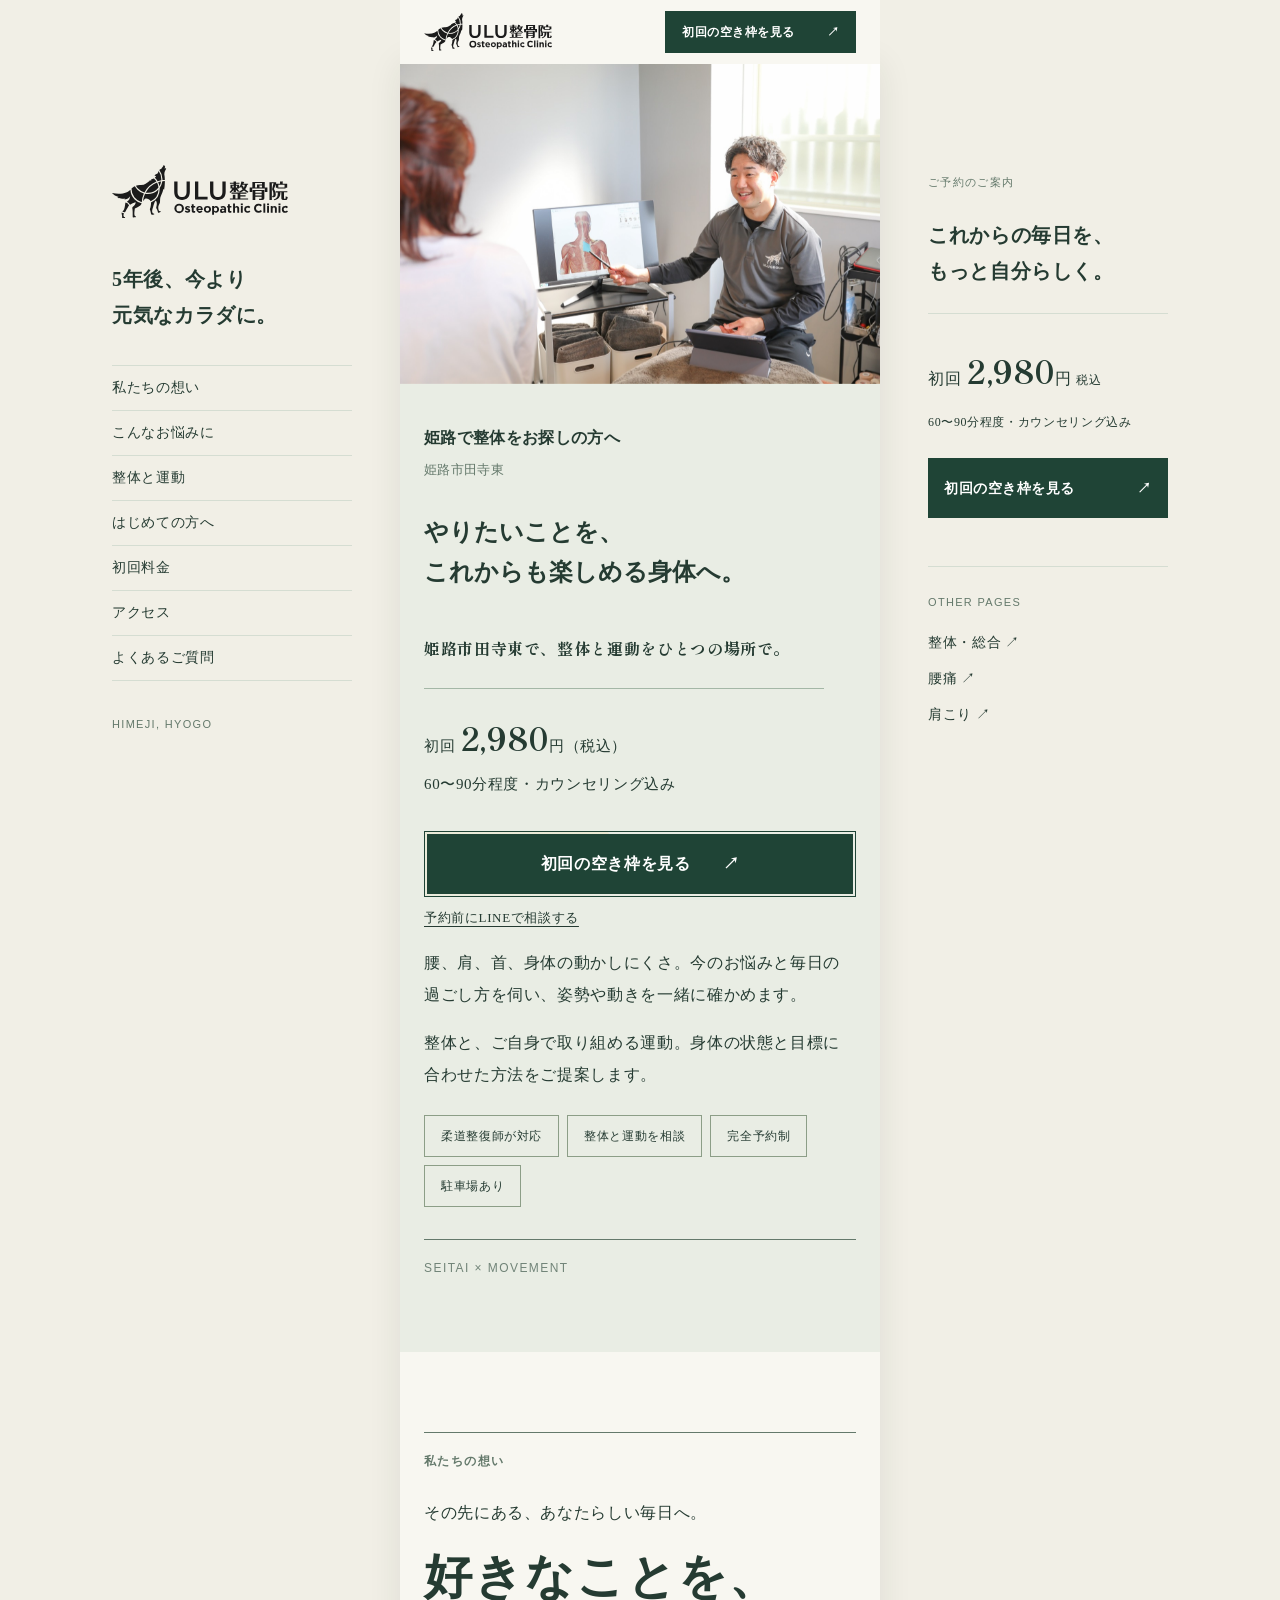
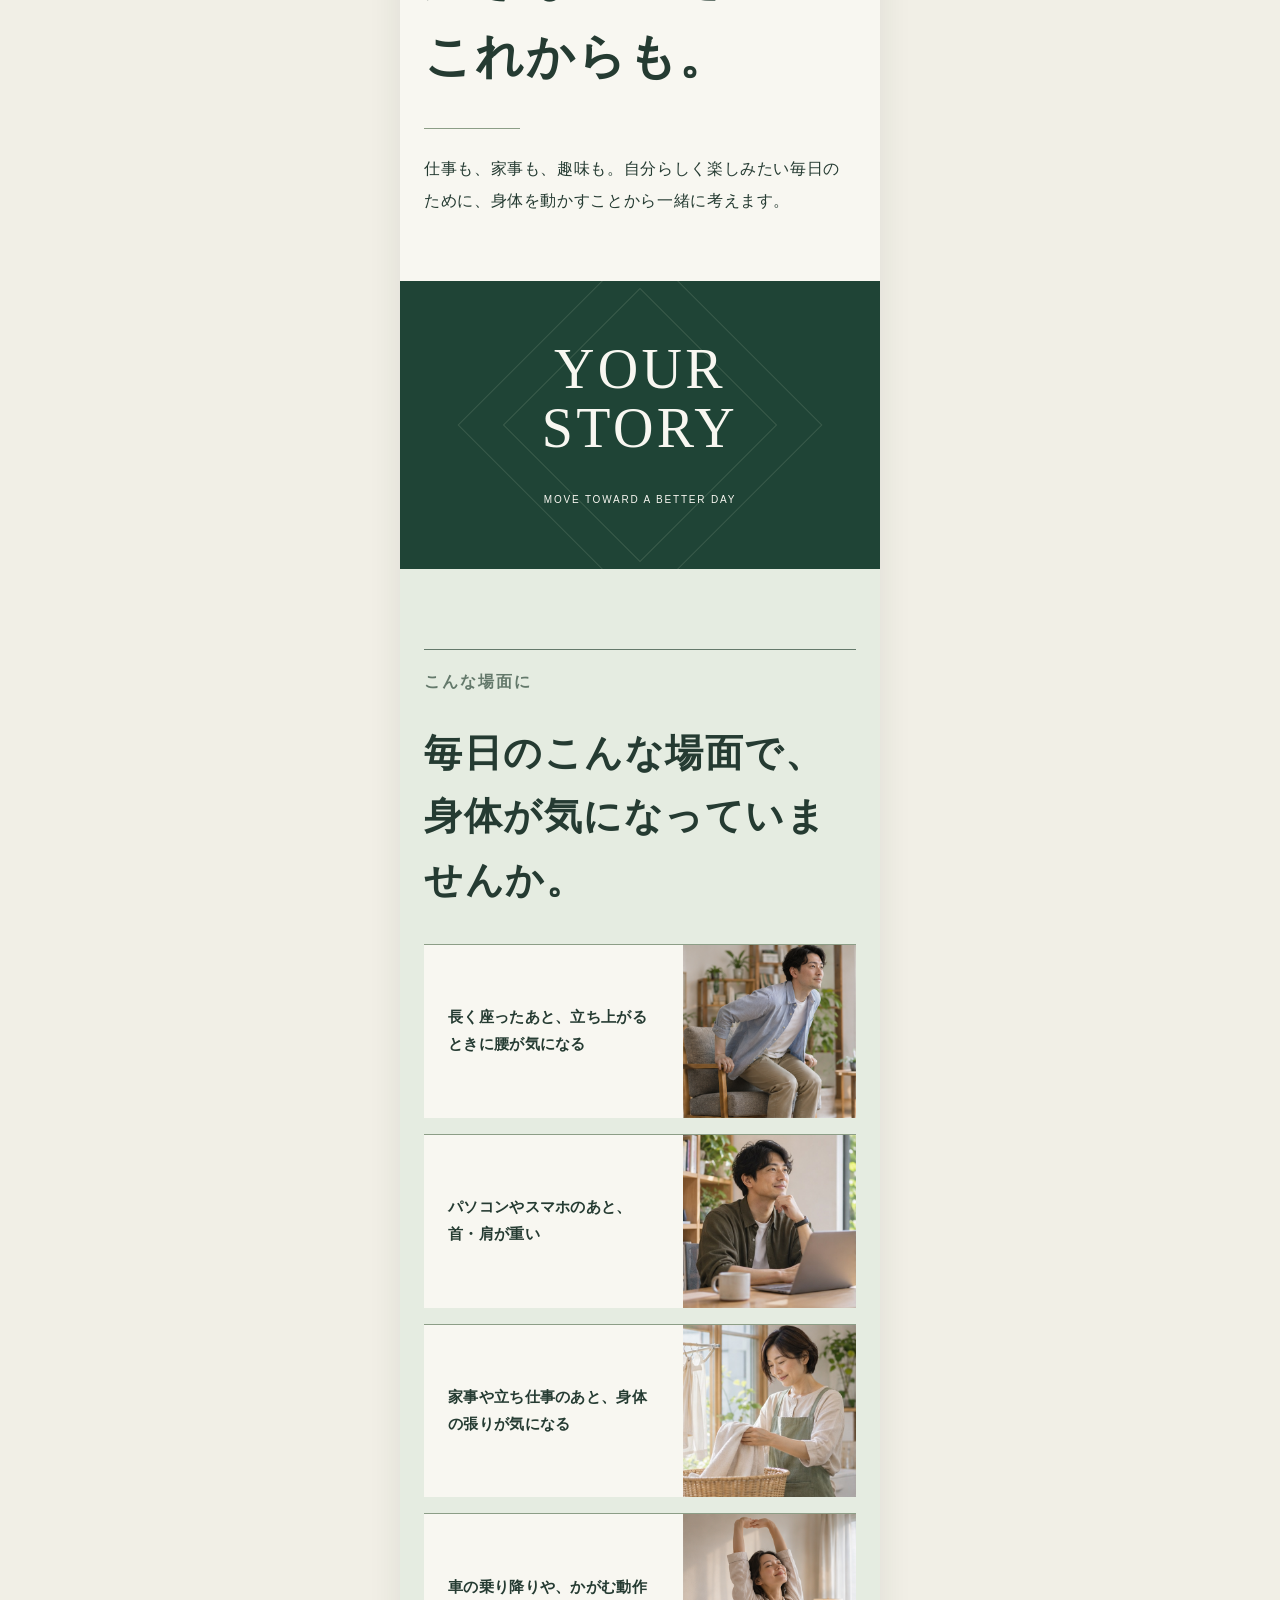
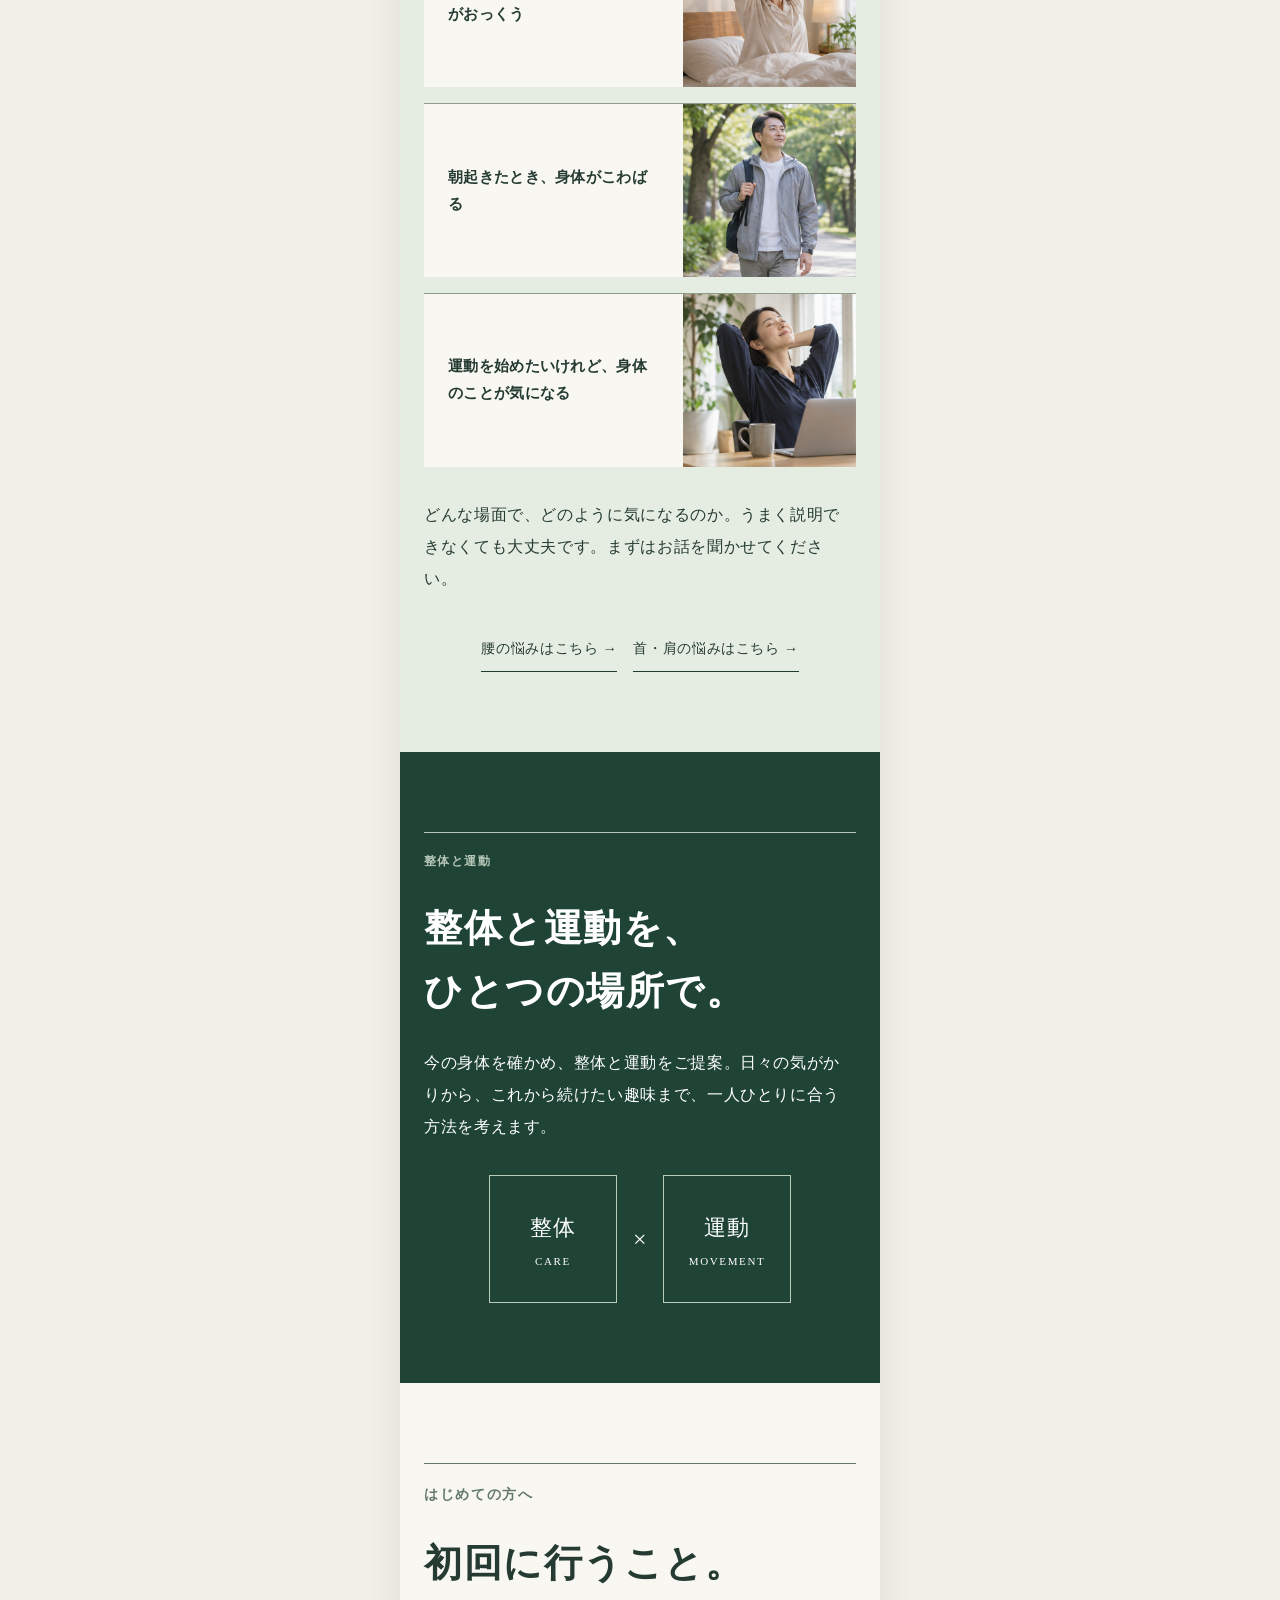
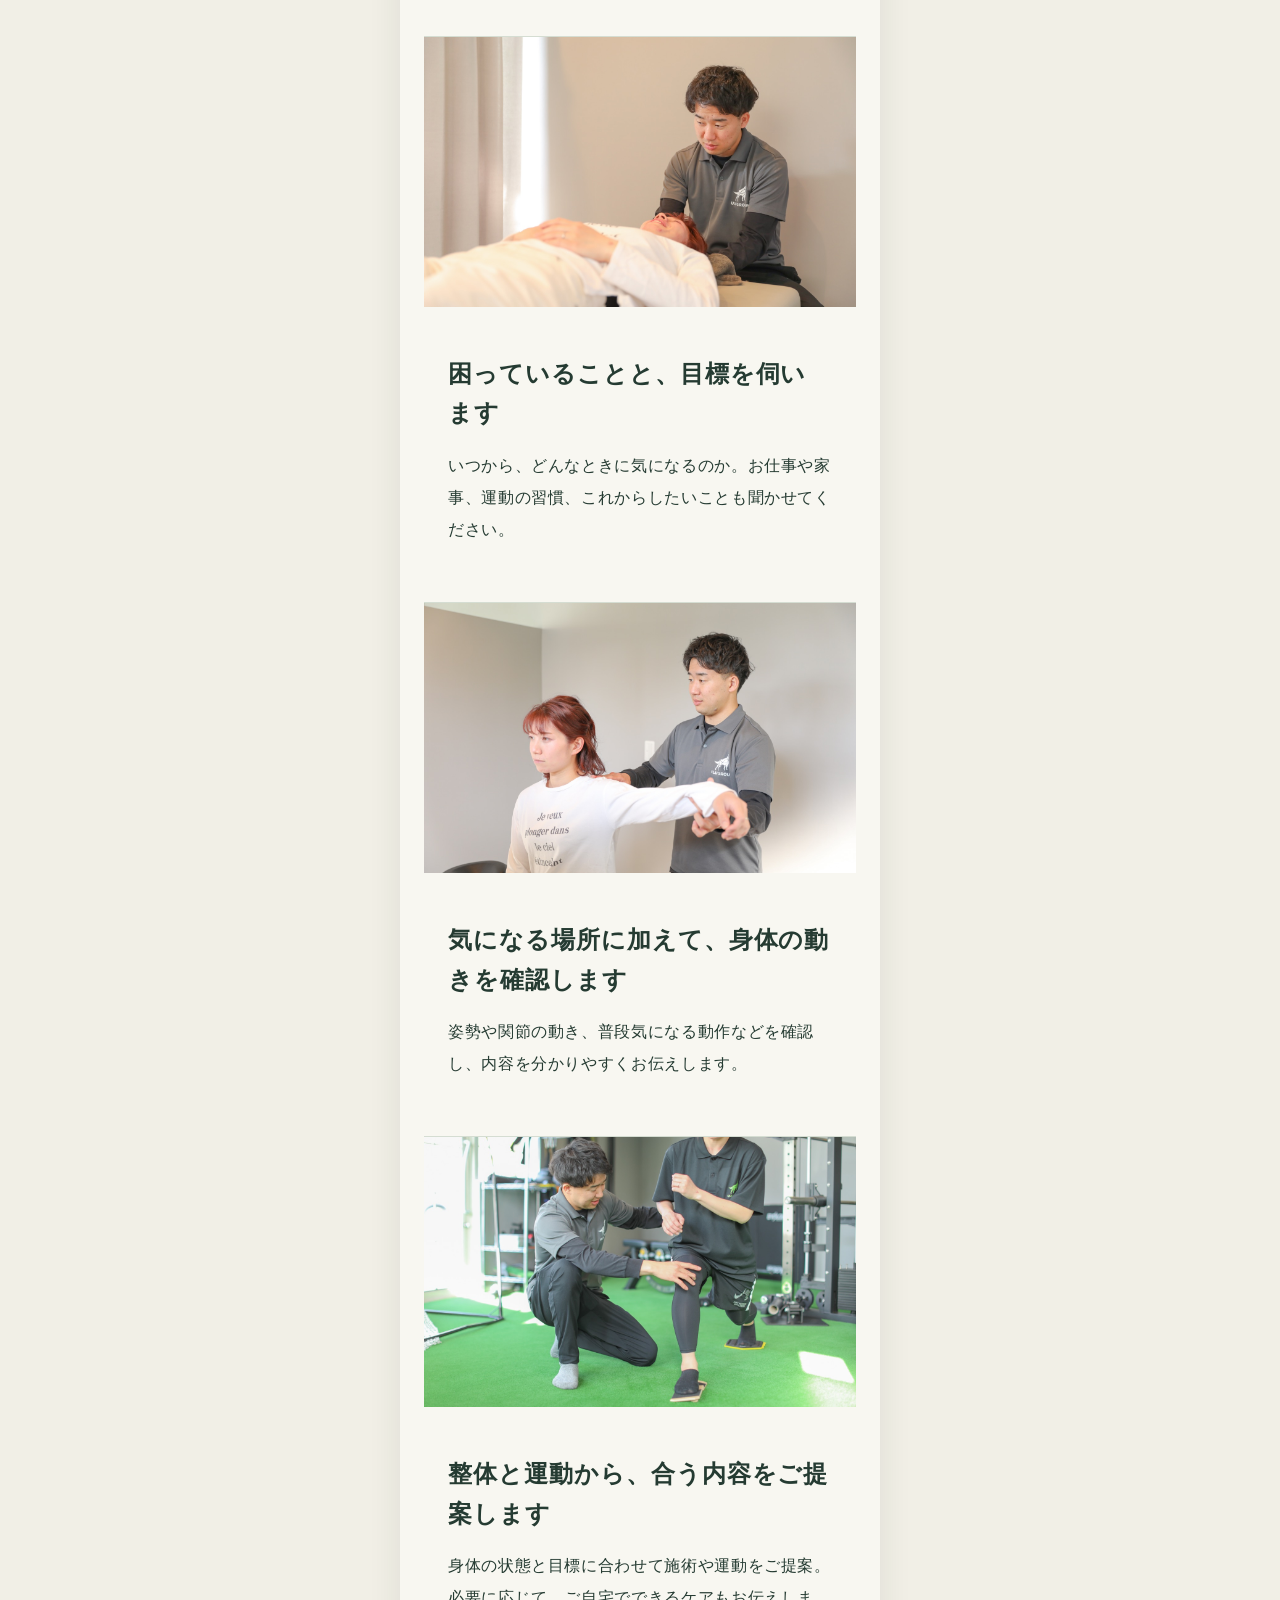
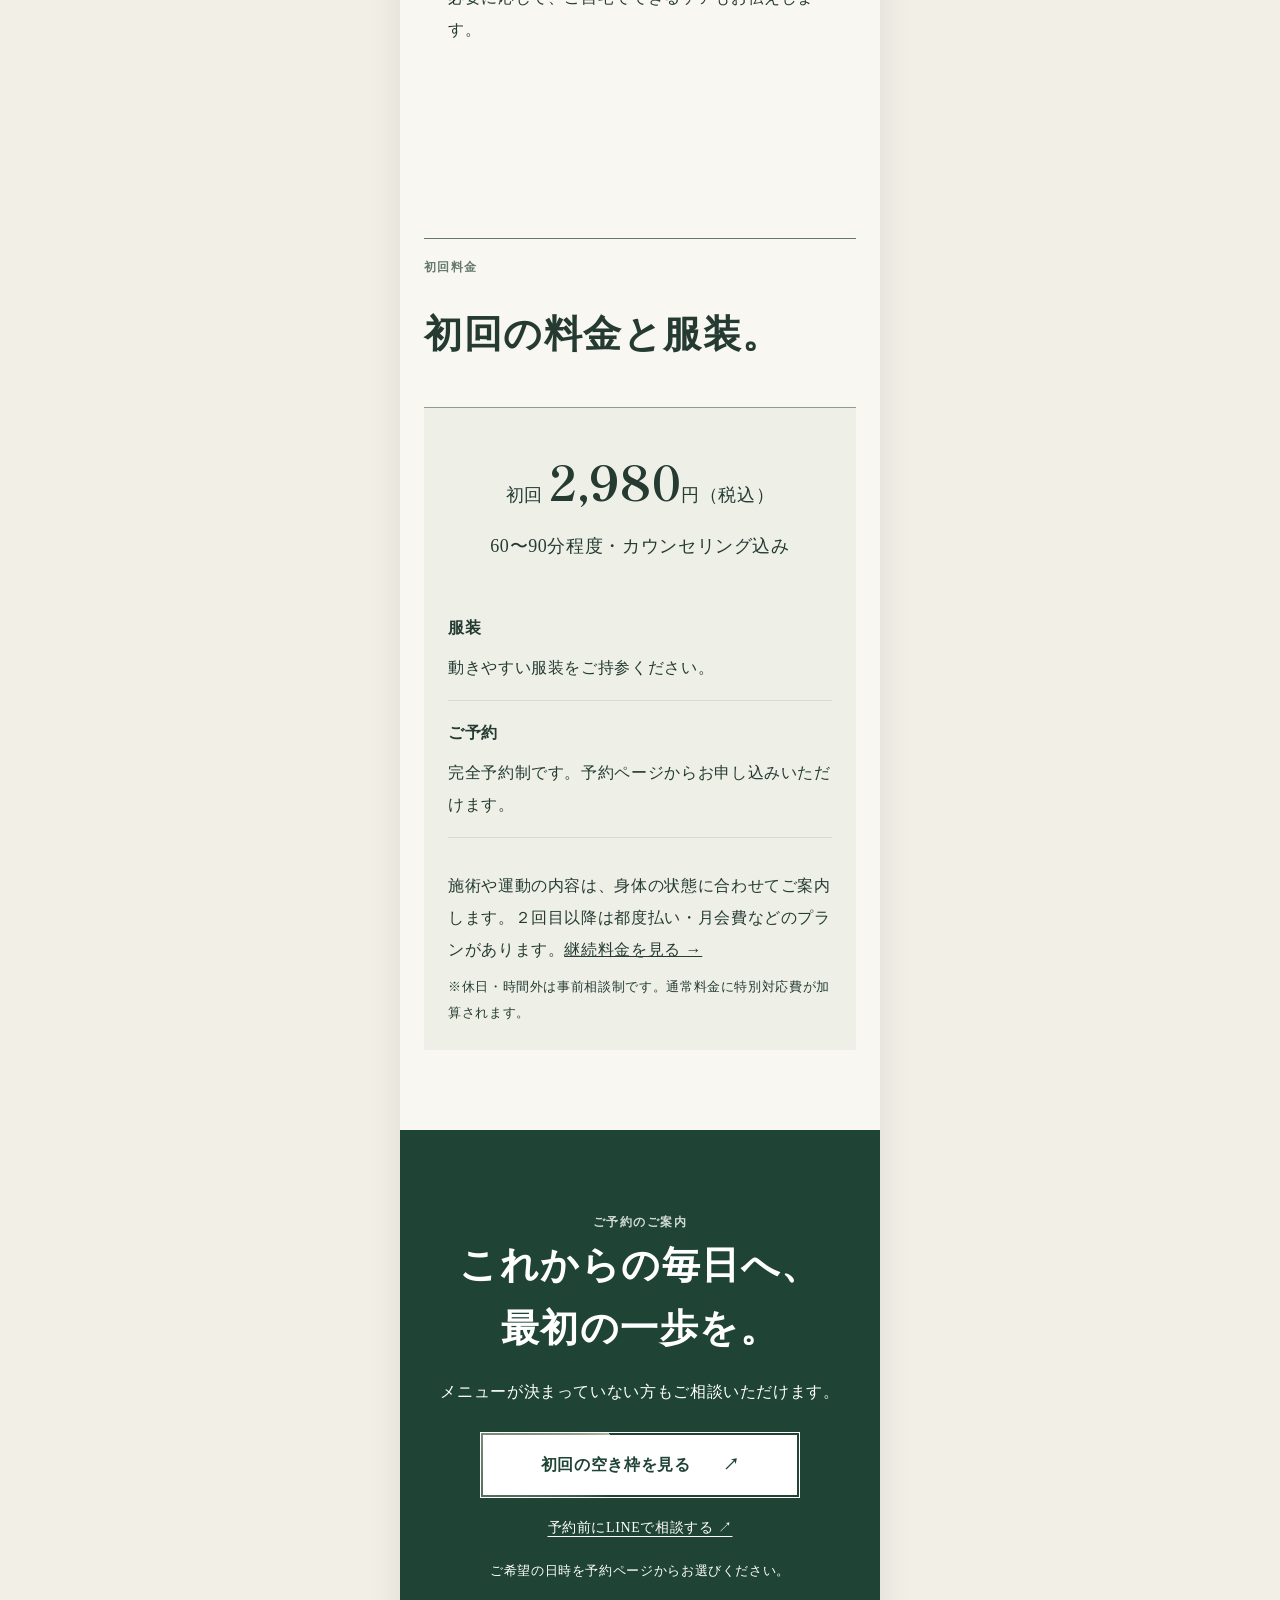
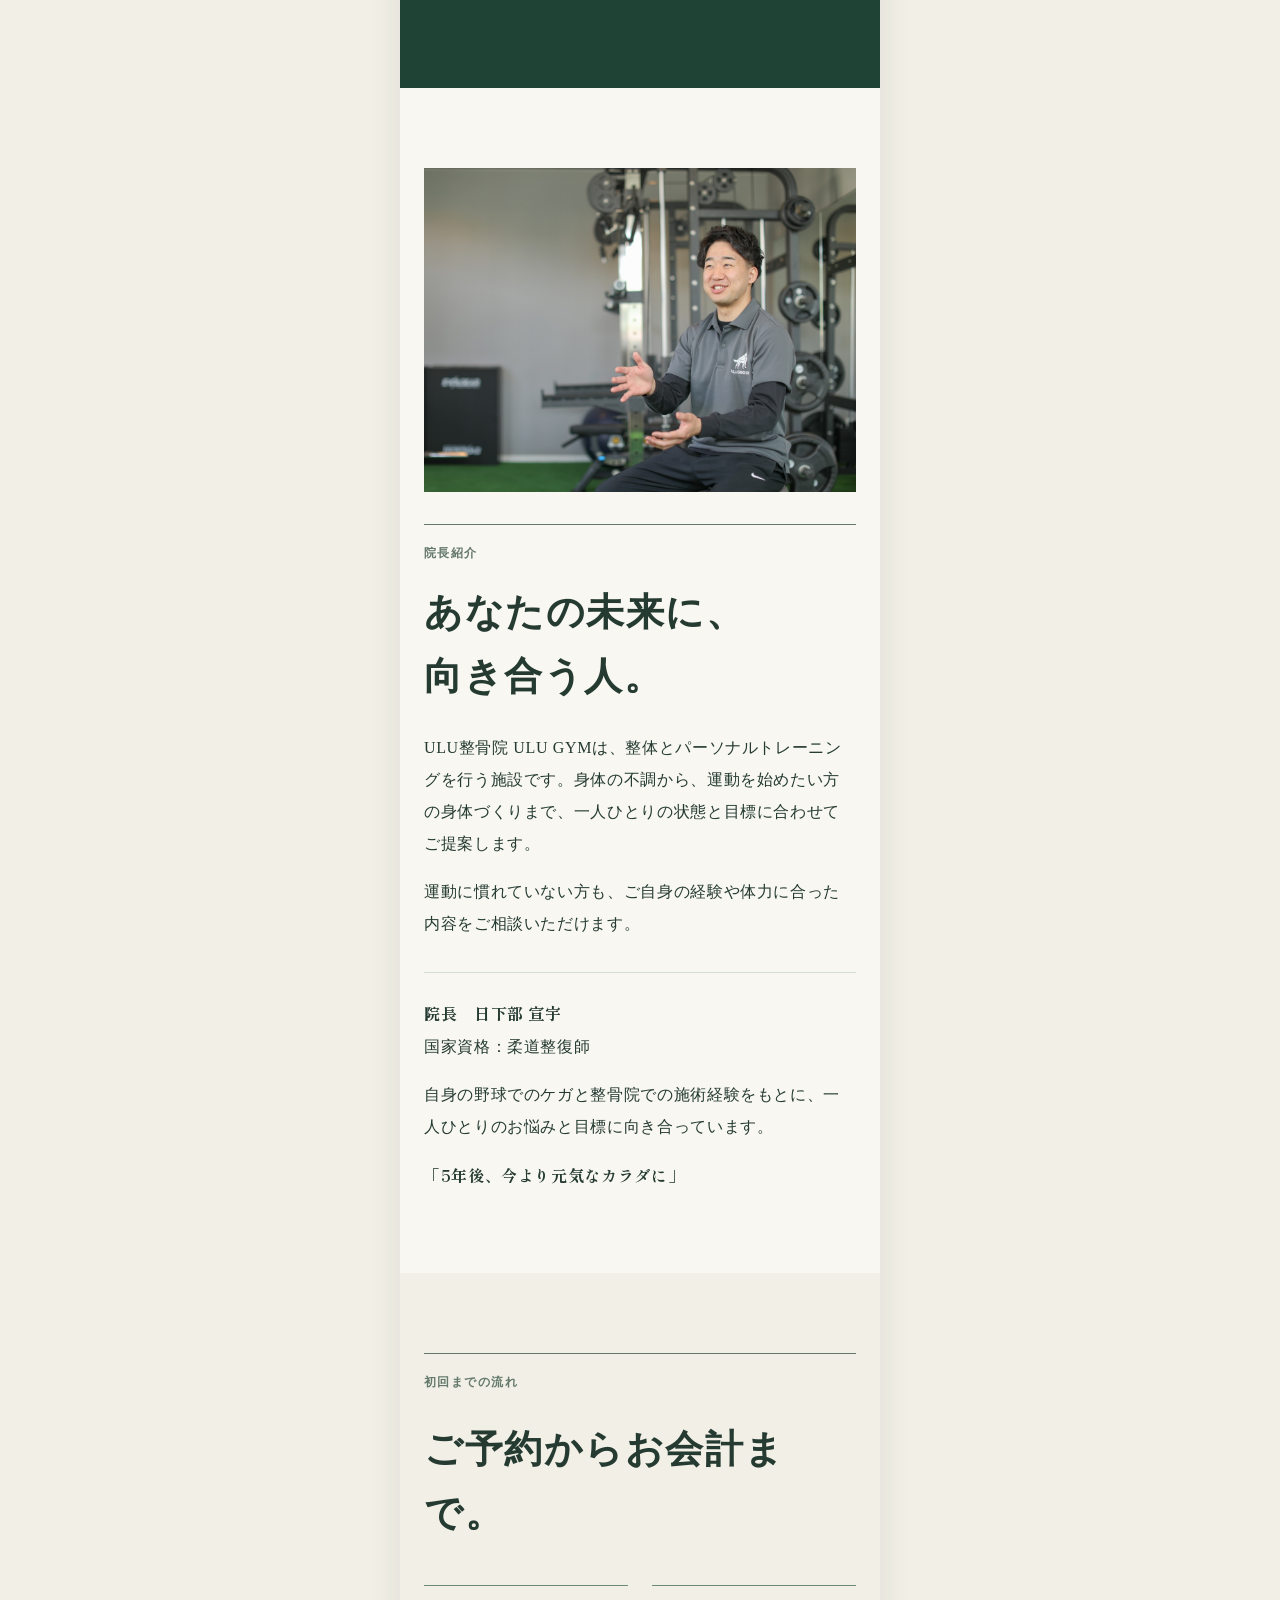
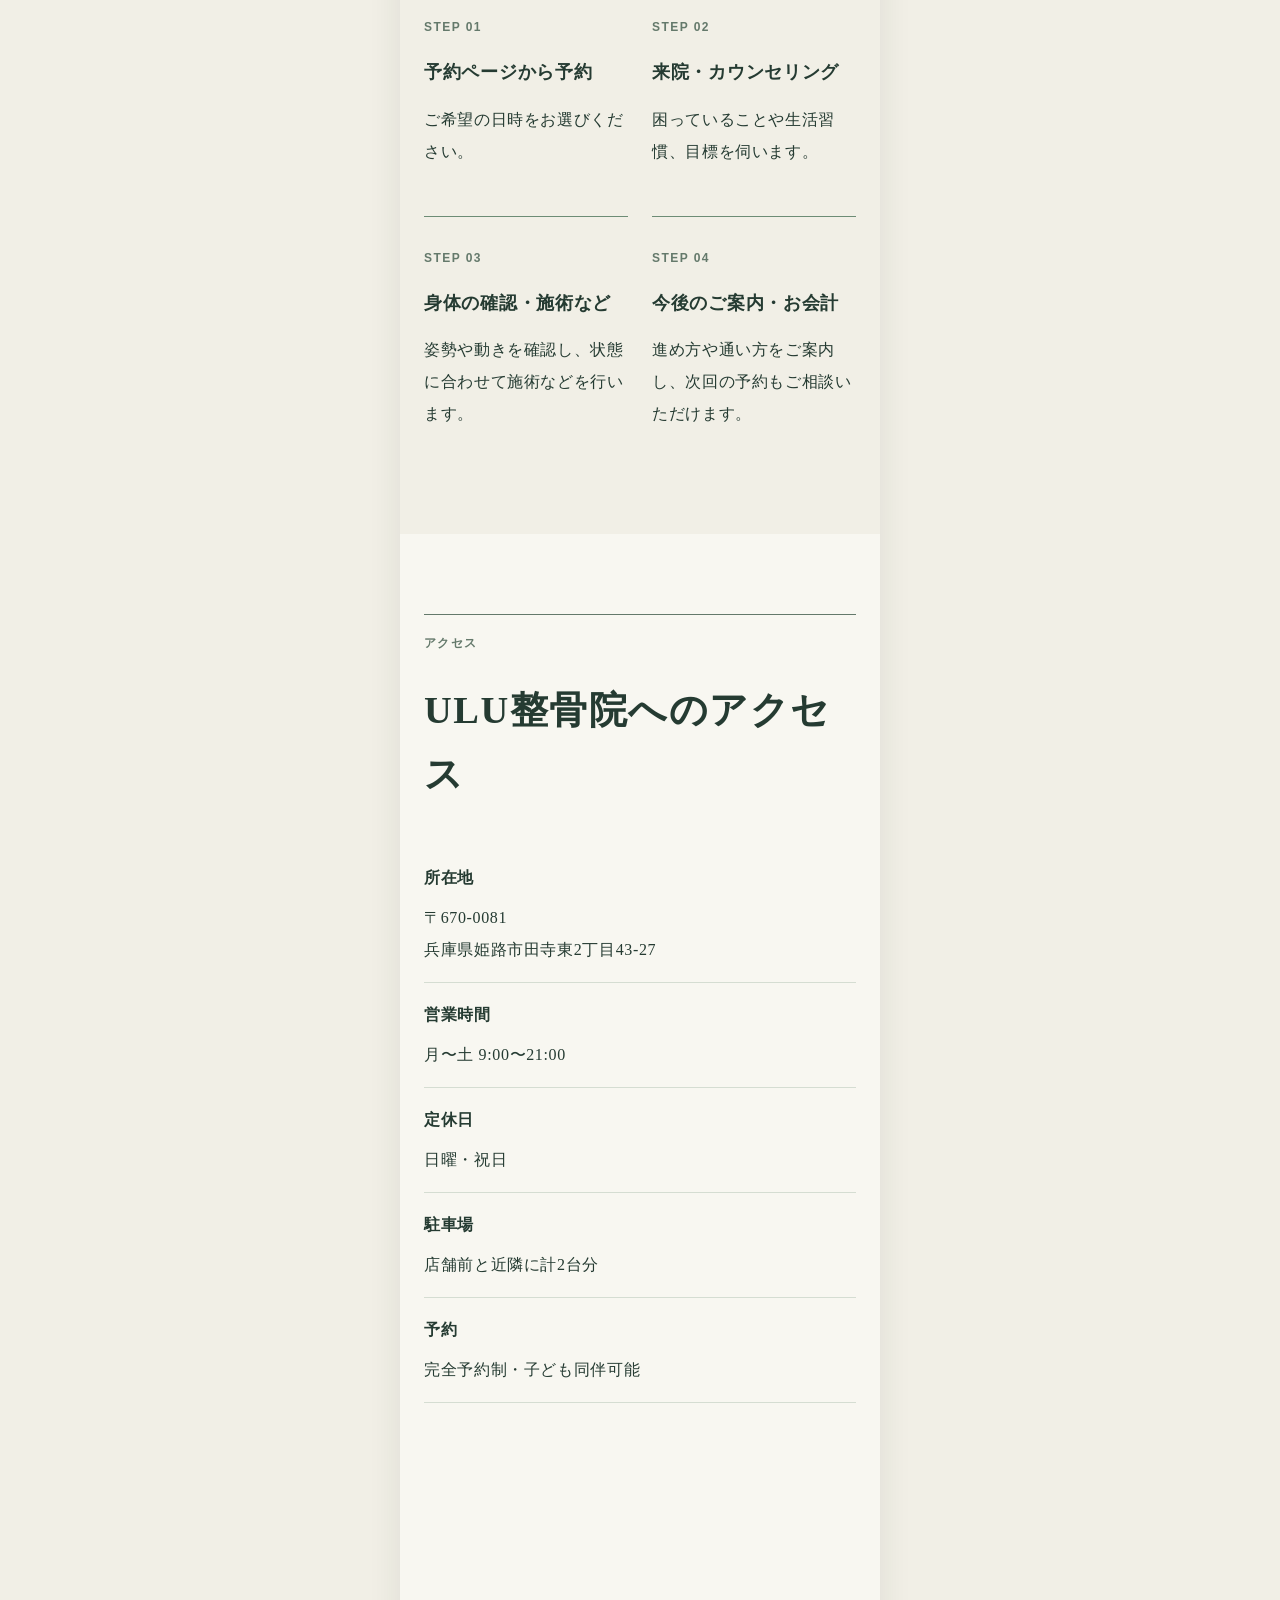
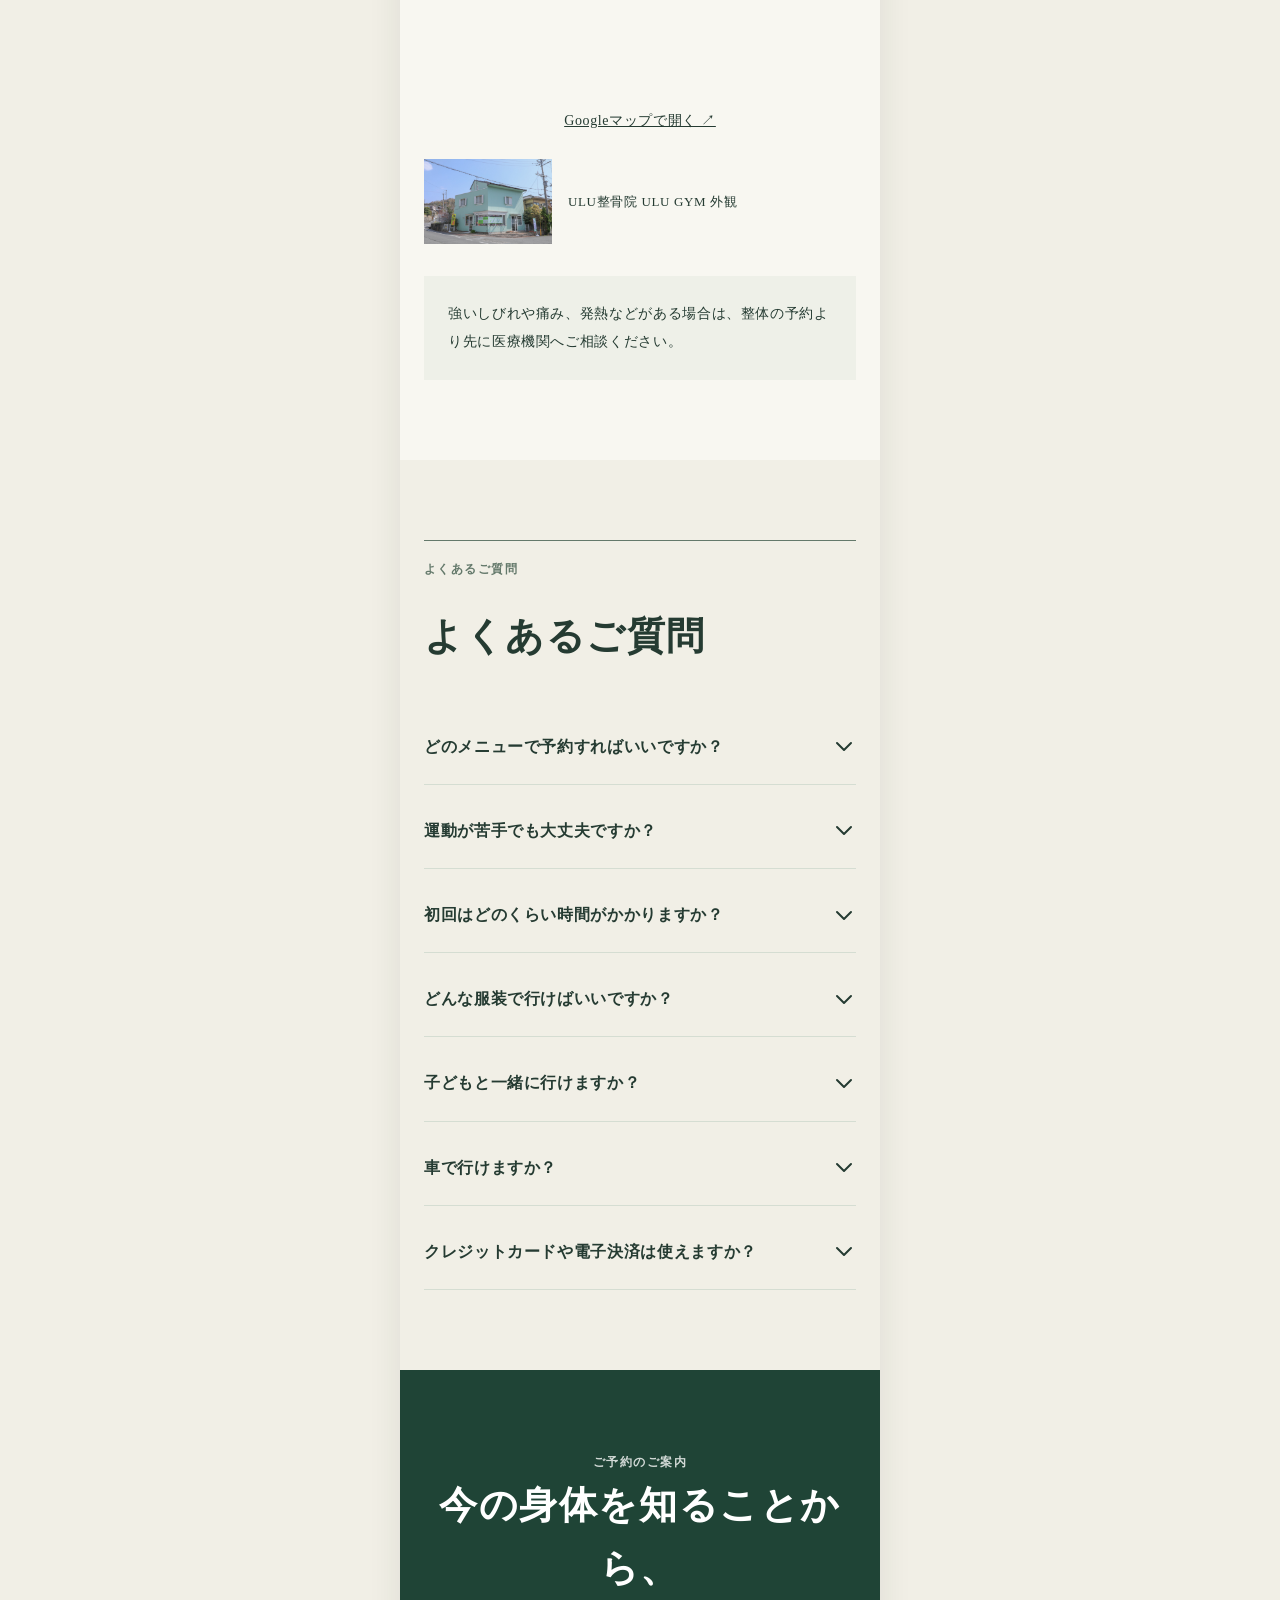
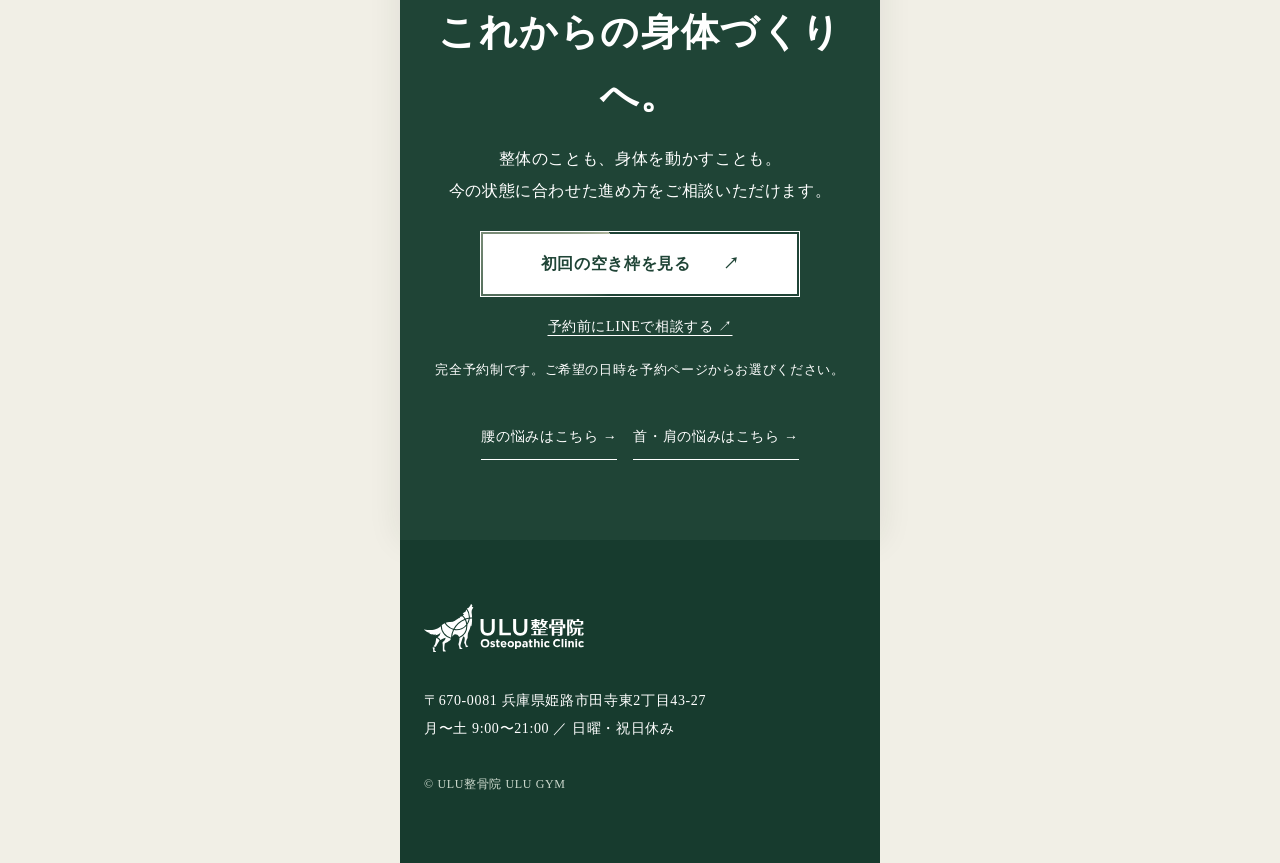
<file: index.html>
<!doctype html><html lang="ja"><head><meta charset="utf-8"><meta name="viewport" content="width=device-width,initial-scale=1"><meta name="description" content="姫路市田寺東のULU整骨院。整体と運動を通じて、身体の悩みやこれからの目標に合わせたケアをご提案します。"><title>姫路で整体をお探しの方へ｜ULU整骨院</title><link rel="stylesheet" href="style.css?v=16"><script defer src="motion.js?v=1"></script><script>(function(w,d,s,l,i){w[l]=w[l]||[];w[l].push({'gtm.start':new Date().getTime(),event:'gtm.js'});var f=d.getElementsByTagName(s)[0],j=d.createElement(s),dl=l!='dataLayer'?'&l='+l:'';j.async=true;j.src='https://www.googletagmanager.com/gtm.js?id='+i+dl;f.parentNode.insertBefore(j,f);})(window,document,'script','dataLayer','GTM-WN6FW2GV');</script><script defer src="tracking.js?v=1"></script></head><body data-theme="general"><noscript><iframe src="https://www.googletagmanager.com/ns.html?id=GTM-WN6FW2GV" height="0" width="0" style="display:none;visibility:hidden" title="Google Tag Manager"></iframe></noscript><header><a class="logo" href="index.html" aria-label="ULU整骨院 トップ"><img src="assets/ulu-clinic-logo-black.svg" alt="" width="136" height="40"></a><span>姫路市田寺東・完全予約制</span><a class="head-cta" href="https://appointment-system.net/book?src=lp_top">初回の空き枠を見る <b>↗</b></a></header><main id="app"><section id="top" class="hero"><div class="wrap hero-grid"><div class="hero-copy"><div class="eyebrow">姫路で整体をお探しの方へ<span class="hero-location">姫路市田寺東</span></div><h1>やりたいことを、<br>これからも楽しめる身体へ。</h1><p class="hero-promise">姫路市田寺東で、整体と運動をひとつの場所で。</p><div class="price-inline">初回 <strong>2,980</strong>円（税込）<br>60〜90分程度・カウンセリング込み</div><a class="button shimmer-button" href="https://appointment-system.net/book?src=lp_top"><span class="shimmer-spark" aria-hidden="true"><span class="shimmer-spin"></span></span><span class="shimmer-label">初回の空き枠を見る <span>↗</span></span></a><p class="note"><a href="https://lin.ee/pum599o">予約前にLINEで相談する</a></p><p>腰、肩、首、身体の動かしにくさ。今のお悩みと毎日の過ごし方を伺い、姿勢や動きを一緒に確かめます。</p><p>整体と、ご自身で取り組める運動。身体の状態と目標に合わせた方法をご提案します。</p><div class="tags"><span>柔道整復師が対応</span><span>整体と運動を相談</span><span>完全予約制</span><span>駐車場あり</span></div><div class="hero-kicker">SEITAI <span>×</span> MOVEMENT</div></div><div class="hero-photo"><img src="assets/consultation.jpg" alt="身体の相談を受ける院長"></div></div></section><section id="vision" class="story-intro"><div class="wrap story-wrap"><div class="story-content"><div class="story-label">私たちの想い</div><p class="story-overline">その先にある、あなたらしい毎日へ。</p><h2>好きなことを、<br>これからも。</h2><div class="story-line"></div><p>仕事も、家事も、趣味も。自分らしく楽しみたい毎日のために、身体を動かすことから一緒に考えます。</p></div><div class="story-image" aria-hidden="true"><span>YOUR<br>STORY</span><small>MOVE TOWARD A BETTER DAY</small></div></div></section><section id="scenes" class="section scene-section"><div class="wrap"><div class="section-head"><div class="en scene-heading">こんな場面に</div><h2>毎日のこんな場面で、<br>身体が気になっていませんか。</h2></div><div class="scenes"><div class="scene"><div class="scene-copy"><h3 class="scene-title">長く座ったあと、立ち上がるときに腰が気になる</h3></div><div class="scene-photo" aria-hidden="true" style="background-image:url(assets/scene-grid-b.png);background-position:50% 0%"></div></div><div class="scene"><div class="scene-copy"><h3 class="scene-title">パソコンやスマホのあと、首・肩が重い</h3></div><div class="scene-photo" aria-hidden="true" style="background-image:url(assets/life-scenes.jpg);background-position:0% 0%"></div></div><div class="scene"><div class="scene-copy"><h3 class="scene-title">家事や立ち仕事のあと、身体の張りが気になる</h3></div><div class="scene-photo" aria-hidden="true" style="background-image:url(assets/life-scenes.jpg);background-position:0% 100%"></div></div><div class="scene"><div class="scene-copy"><h3 class="scene-title">車の乗り降りや、かがむ動作がおっくう</h3></div><div class="scene-photo" aria-hidden="true" style="background-image:url(assets/scene-grid-b.png);background-position:100% 0%"></div></div><div class="scene"><div class="scene-copy"><h3 class="scene-title">朝起きたとき、身体がこわばる</h3></div><div class="scene-photo" aria-hidden="true" style="background-image:url(assets/scene-grid-b.png);background-position:0% 100%"></div></div><div class="scene"><div class="scene-copy"><h3 class="scene-title">運動を始めたいけれど、身体のことが気になる</h3></div><div class="scene-photo" aria-hidden="true" style="background-image:url(assets/scene-grid-b.png);background-position:50% 100%"></div></div></div><p class="after">どんな場面で、どのように気になるのか。うまく説明できなくても大丈夫です。まずはお話を聞かせてください。</p><div class="links"><a href="back.html">腰の悩みはこちら →</a><a href="shoulder.html">首・肩の悩みはこちら →</a></div></div></section><section id="method" class="feature-section"><div class="wrap feature-wrap"><div><span class="feature-label">整体と運動</span><h2>整体と運動を、<br>ひとつの場所で。</h2><p>今の身体を確かめ、整体と運動をご提案。日々の気がかりから、これから続けたい趣味まで、一人ひとりに合う方法を考えます。</p></div><div class="feature-pair"><span>整体<small>CARE</small></span><b>×</b><span>運動<small>MOVEMENT</small></span></div></div></section><section id="first-visit" class="section soft first-section"><div class="wrap"><div class="section-head"><div class="en point-heading">はじめての方へ</div><h2>初回に行うこと。</h2></div><div class="points"><div class="point"><img src="assets/treatment.jpg" alt="施術の様子" loading="lazy"><div class="point-copy"><h3>困っていることと、目標を伺います</h3><p>いつから、どんなときに気になるのか。お仕事や家事、運動の習慣、これからしたいことも聞かせてください。</p></div></div><div class="point"><img src="assets/shoulder-check.jpg" alt="身体の動きを確認する様子" loading="lazy"><div class="point-copy"><h3>気になる場所に加えて、身体の動きを確認します</h3><p>姿勢や関節の動き、普段気になる動作などを確認し、内容を分かりやすくお伝えします。</p></div></div><div class="point"><img src="assets/movement.jpg" alt="身体の動かし方を確認する様子" loading="lazy"><div class="point-copy"><h3>整体と運動から、合う内容をご提案します</h3><p>身体の状態と目標に合わせて施術や運動をご提案。必要に応じて、ご自宅でできるケアもお伝えします。</p></div></div></div></div></section><section id="price" class="section"><div class="wrap"><div class="section-head"><div class="en">初回料金</div><h2>初回の料金と服装。</h2></div><div class="pricebox"><div class="price-number">初回 <strong>2,980</strong>円（税込）<br><span>60〜90分程度・カウンセリング込み</span></div><dl><div><dt>服装</dt><dd>動きやすい服装をご持参ください。</dd></div><div><dt>ご予約</dt><dd>完全予約制です。予約ページからお申し込みいただけます。</dd></div></dl><p>施術や運動の内容は、身体の状態に合わせてご案内します。２回目以降は都度払い・月会費などのプランがあります。<a href="https://ulu-gym-seikotsu.com/introduce/price/">継続料金を見る →</a></p><p class="note">※休日・時間外は事前相談制です。通常料金に特別対応費が加算されます。</p></div></div></section><section class="cta"><div class="en">ご予約のご案内</div><h2>これからの毎日へ、<br>最初の一歩を。</h2><p>メニューが決まっていない方もご相談いただけます。</p><a class="button shimmer-button" href="https://appointment-system.net/book?src=lp_top"><span class="shimmer-spark" aria-hidden="true"><span class="shimmer-spin"></span></span><span class="shimmer-label">初回の空き枠を見る <span>↗</span></span></a><p class="line-consult"><a href="https://lin.ee/pum599o">予約前にLINEで相談する ↗</a></p><p class="note">ご希望の日時を予約ページからお選びください。</p></section><section class="section"><div class="wrap about"><img src="assets/director.jpg" alt="ULU整骨院 院長の紹介" loading="lazy"><div><div class="en">院長紹介</div><h2>あなたの未来に、<br>向き合う人。</h2><p>ULU整骨院 ULU GYMは、整体とパーソナルトレーニングを行う施設です。身体の不調から、運動を始めたい方の身体づくりまで、一人ひとりの状態と目標に合わせてご提案します。</p><p>運動に慣れていない方も、ご自身の経験や体力に合った内容をご相談いただけます。</p><div class="name"><b>院長　日下部 宣宇</b><br>国家資格：柔道整復師<p>自身の野球でのケガと整骨院での施術経験をもとに、一人ひとりのお悩みと目標に向き合っています。</p><b>「5年後、今より元気なカラダに」</b></div></div></div></section><section class="section soft"><div class="wrap"><div class="section-head"><div class="en">初回までの流れ</div><h2>ご予約からお会計まで。</h2></div><div class="steps"><div class="step"><b>STEP 01</b><h3>予約ページから予約</h3><p>ご希望の日時をお選びください。</p></div><div class="step"><b>STEP 02</b><h3>来院・カウンセリング</h3><p>困っていることや生活習慣、目標を伺います。</p></div><div class="step"><b>STEP 03</b><h3>身体の確認・施術など</h3><p>姿勢や動きを確認し、状態に合わせて施術などを行います。</p></div><div class="step"><b>STEP 04</b><h3>今後のご案内・お会計</h3><p>進め方や通い方をご案内し、次回の予約もご相談いただけます。</p></div></div></div></section><section id="access" class="section"><div class="wrap"><div class="section-head"><div class="en">アクセス</div><h2>ULU整骨院へのアクセス</h2></div><div class="access"><div><dl><div><dt>所在地</dt><dd>〒670-0081<br>兵庫県姫路市田寺東2丁目43-27</dd></div><div><dt>営業時間</dt><dd>月〜土 9:00〜21:00</dd></div><div><dt>定休日</dt><dd>日曜・祝日</dd></div><div><dt>駐車場</dt><dd>店舗前と近隣に計2台分</dd></div><div><dt>予約</dt><dd>完全予約制・子ども同伴可能</dd></div></dl></div><div><iframe class="map" title="ULU整骨院の地図" loading="lazy" src="https://maps.google.com/maps?q=%E5%85%B5%E5%BA%AB%E7%9C%8C%E5%A7%AB%E8%B7%AF%E5%B8%82%E7%94%B0%E5%AF%BA%E6%9D%B12%E4%B8%81%E7%9B%AE43-27&output=embed"></iframe><a class="map-link" href="https://www.google.com/maps/search/?api=1&amp;query=34.8591765%2C134.6760666">Googleマップで開く ↗</a></div></div><div class="access-photo"><img src="assets/clinic.jpg" alt="ULU整骨院 ULU GYMの外観" loading="lazy"><span>ULU整骨院 ULU GYM 外観</span></div><div class="warning">強いしびれや痛み、発熱などがある場合は、整体の予約より先に医療機関へご相談ください。</div></div></section><section id="faq" class="section soft"><div class="wrap"><div class="section-head"><div class="en">よくあるご質問</div><h2>よくあるご質問</h2></div><div class="faq"><details class="group"><summary><span>どのメニューで予約すればいいですか？</span><svg aria-hidden="true" xmlns="http://www.w3.org/2000/svg" fill="none" viewBox="0 0 24 24" stroke="currentColor"><path stroke-linecap="round" stroke-linejoin="round" stroke-width="2" d="M19 9l-7 7-7-7" /></svg></summary><div class="answer"><p>迷う場合は、<a href="https://lin.ee/pum599o">LINEでお悩みやご希望をお知らせください</a>。身体の状態と目的を伺い、合う内容をご提案します。</p></div></details><details class="group"><summary><span>運動が苦手でも大丈夫ですか？</span><svg aria-hidden="true" xmlns="http://www.w3.org/2000/svg" fill="none" viewBox="0 0 24 24" stroke="currentColor"><path stroke-linecap="round" stroke-linejoin="round" stroke-width="2" d="M19 9l-7 7-7-7" /></svg></summary><div class="answer"><p>運動経験や体力、身体の状態に合わせた内容をご提案します。運動に慣れていない方もご相談ください。</p></div></details><details class="group"><summary><span>初回はどのくらい時間がかかりますか？</span><svg aria-hidden="true" xmlns="http://www.w3.org/2000/svg" fill="none" viewBox="0 0 24 24" stroke="currentColor"><path stroke-linecap="round" stroke-linejoin="round" stroke-width="2" d="M19 9l-7 7-7-7" /></svg></summary><div class="answer"><p>カウンセリングを含めて60〜90分程度です。時間に余裕をもってお越しください。</p></div></details><details class="group"><summary><span>どんな服装で行けばいいですか？</span><svg aria-hidden="true" xmlns="http://www.w3.org/2000/svg" fill="none" viewBox="0 0 24 24" stroke="currentColor"><path stroke-linecap="round" stroke-linejoin="round" stroke-width="2" d="M19 9l-7 7-7-7" /></svg></summary><div class="answer"><p>Tシャツやジャージなど、動きやすい服装をご持参ください。</p></div></details><details class="group"><summary><span>子どもと一緒に行けますか？</span><svg aria-hidden="true" xmlns="http://www.w3.org/2000/svg" fill="none" viewBox="0 0 24 24" stroke="currentColor"><path stroke-linecap="round" stroke-linejoin="round" stroke-width="2" d="M19 9l-7 7-7-7" /></svg></summary><div class="answer"><p>はい。子ども同伴でお越しいただけます。ご予約時にお知らせください。</p></div></details><details class="group"><summary><span>車で行けますか？</span><svg aria-hidden="true" xmlns="http://www.w3.org/2000/svg" fill="none" viewBox="0 0 24 24" stroke="currentColor"><path stroke-linecap="round" stroke-linejoin="round" stroke-width="2" d="M19 9l-7 7-7-7" /></svg></summary><div class="answer"><p>はい。店舗前と近隣に、計2台分の駐車場があります。</p></div></details><details class="group"><summary><span>クレジットカードや電子決済は使えますか？</span><svg aria-hidden="true" xmlns="http://www.w3.org/2000/svg" fill="none" viewBox="0 0 24 24" stroke="currentColor"><path stroke-linecap="round" stroke-linejoin="round" stroke-width="2" d="M19 9l-7 7-7-7" /></svg></summary><div class="answer"><p>はい。クレジットカード・電子決済に対応しています。</p></div></details></div></div></section><section class="cta"><div class="en">ご予約のご案内</div><h2>今の身体を知ることから、<br>これからの身体づくりへ。</h2><p>整体のことも、身体を動かすことも。<br>今の状態に合わせた進め方をご相談いただけます。</p><a class="button shimmer-button" href="https://appointment-system.net/book?src=lp_top"><span class="shimmer-spark" aria-hidden="true"><span class="shimmer-spin"></span></span><span class="shimmer-label">初回の空き枠を見る <span>↗</span></span></a><p class="line-consult"><a href="https://lin.ee/pum599o">予約前にLINEで相談する ↗</a></p><p class="note">完全予約制です。ご希望の日時を予約ページからお選びください。</p><div class="links"><a href="back.html">腰の悩みはこちら →</a><a href="shoulder.html">首・肩の悩みはこちら →</a></div></section></main><footer><div class="wrap"><a class="logo" href="index.html" aria-label="ULU整骨院 トップ"><img src="assets/ulu-clinic-logo-white.svg" alt="" width="160" height="48"></a><p>〒670-0081 兵庫県姫路市田寺東2丁目43-27<br>月〜土 9:00〜21:00 ／ 日曜・祝日休み</p><small>© ULU整骨院 ULU GYM</small></div></footer><aside class="mobile-booking" aria-label="初回予約"><div><span>初回</span><strong>2,980円</strong><small>（税込）</small></div><a href="https://appointment-system.net/book?src=lp_top">初回の空き枠を見る <span aria-hidden="true">↗</span></a></aside><aside class="desktop-left" aria-label="ページ内のご案内"><div class="rail-inner"><a class="rail-brand" href="#top" aria-label="ページの先頭へ"><img src="assets/ulu-clinic-logo-black.svg" alt="ULU整骨院" width="176" height="56"></a><p class="rail-intro">5年後、今より<br>元気なカラダに。</p><nav aria-label="ページ内メニュー"><a href="#vision">私たちの想い</a><a href="#scenes">こんなお悩みに</a><a href="#method">整体と運動</a><a href="#first-visit">はじめての方へ</a><a href="#price">初回料金</a><a href="#access">アクセス</a><a href="#faq">よくあるご質問</a></nav><span class="rail-location">HIMEJI, HYOGO</span></div></aside><aside class="desktop-right" aria-label="ご予約と関連ページ"><div class="rail-inner"><p class="rail-label">ご予約のご案内</p><p class="rail-heading">これからの毎日を、<br>もっと自分らしく。</p><div class="rail-price">初回 <strong>2,980</strong>円 <small>税込</small></div><p class="rail-note">60〜90分程度・カウンセリング込み</p><a class="rail-book" href="https://appointment-system.net/book?src=lp_top">初回の空き枠を見る <span aria-hidden="true">↗</span></a><div class="rail-links"><span>OTHER PAGES</span><a href="index.html">整体・総合 ↗</a><a href="back.html">腰痛 ↗</a><a href="shoulder.html">肩こり ↗</a></div></div></aside></body></html>
</file>
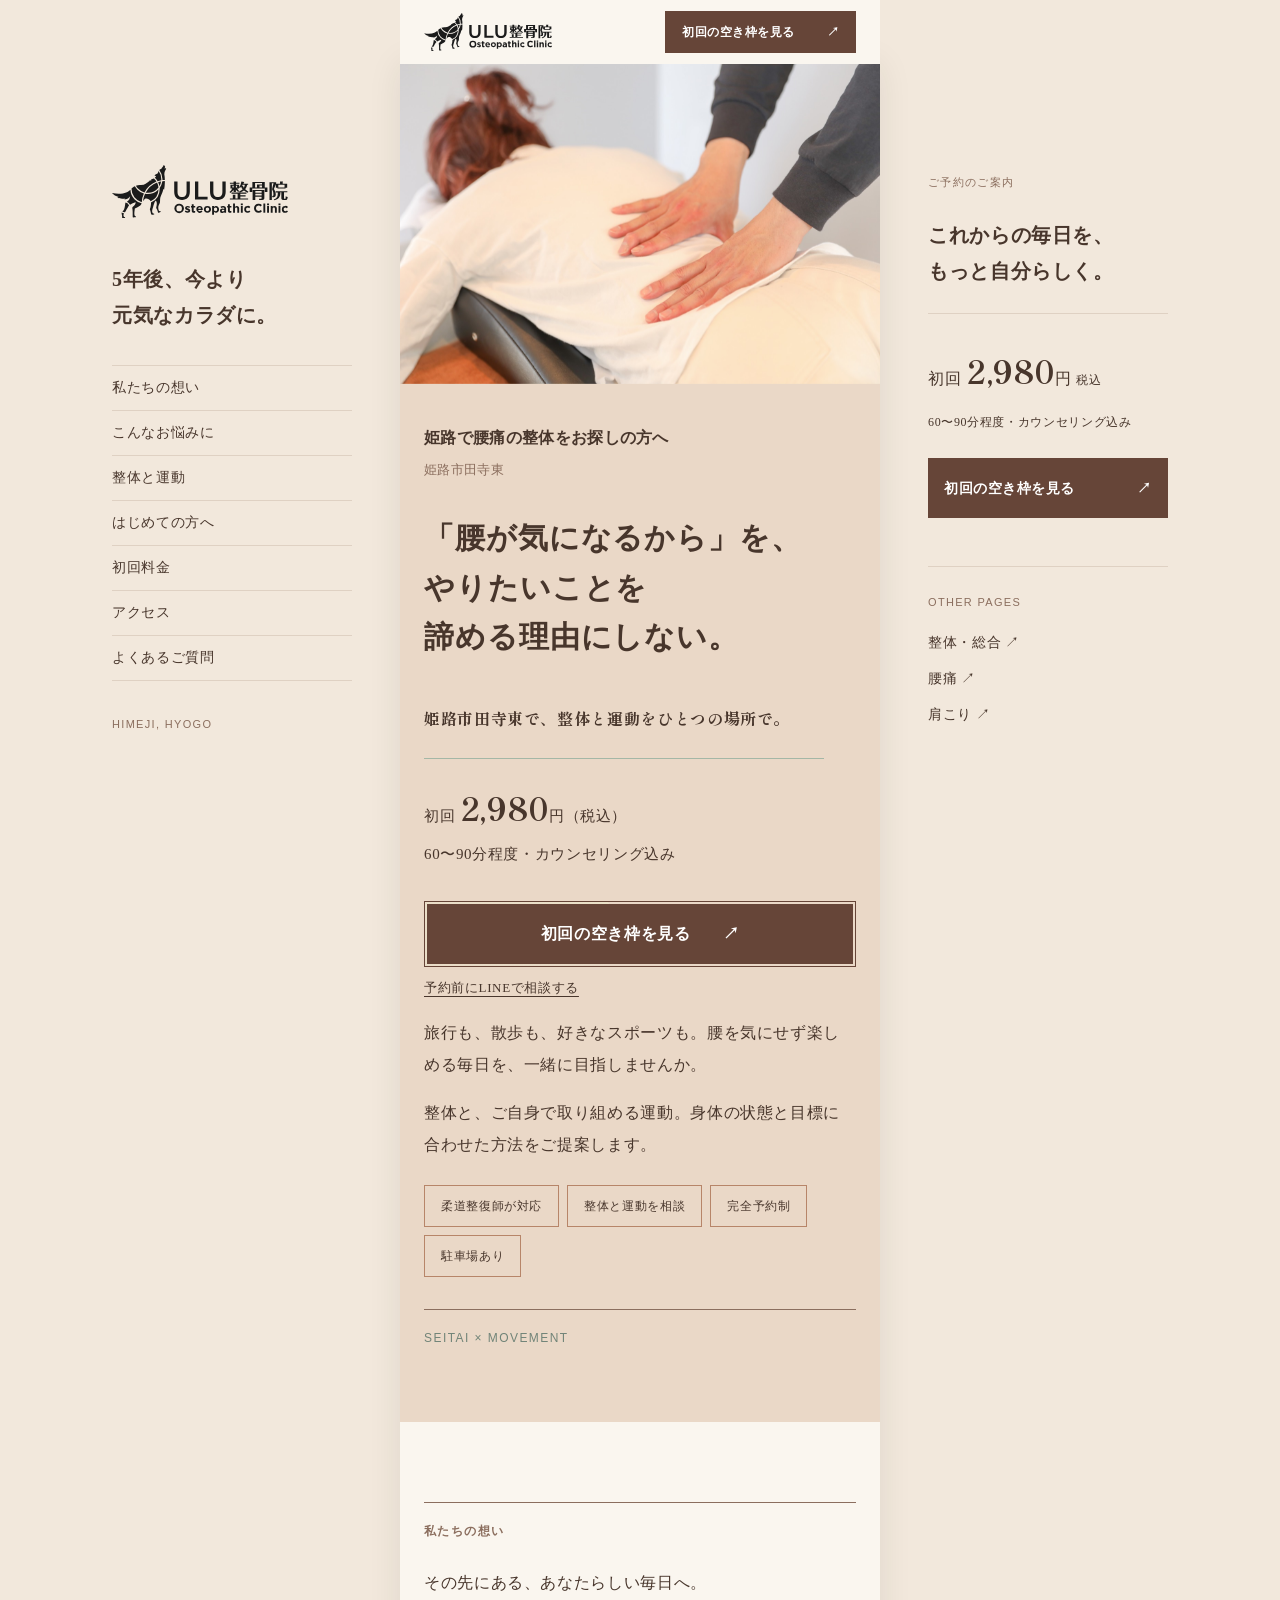
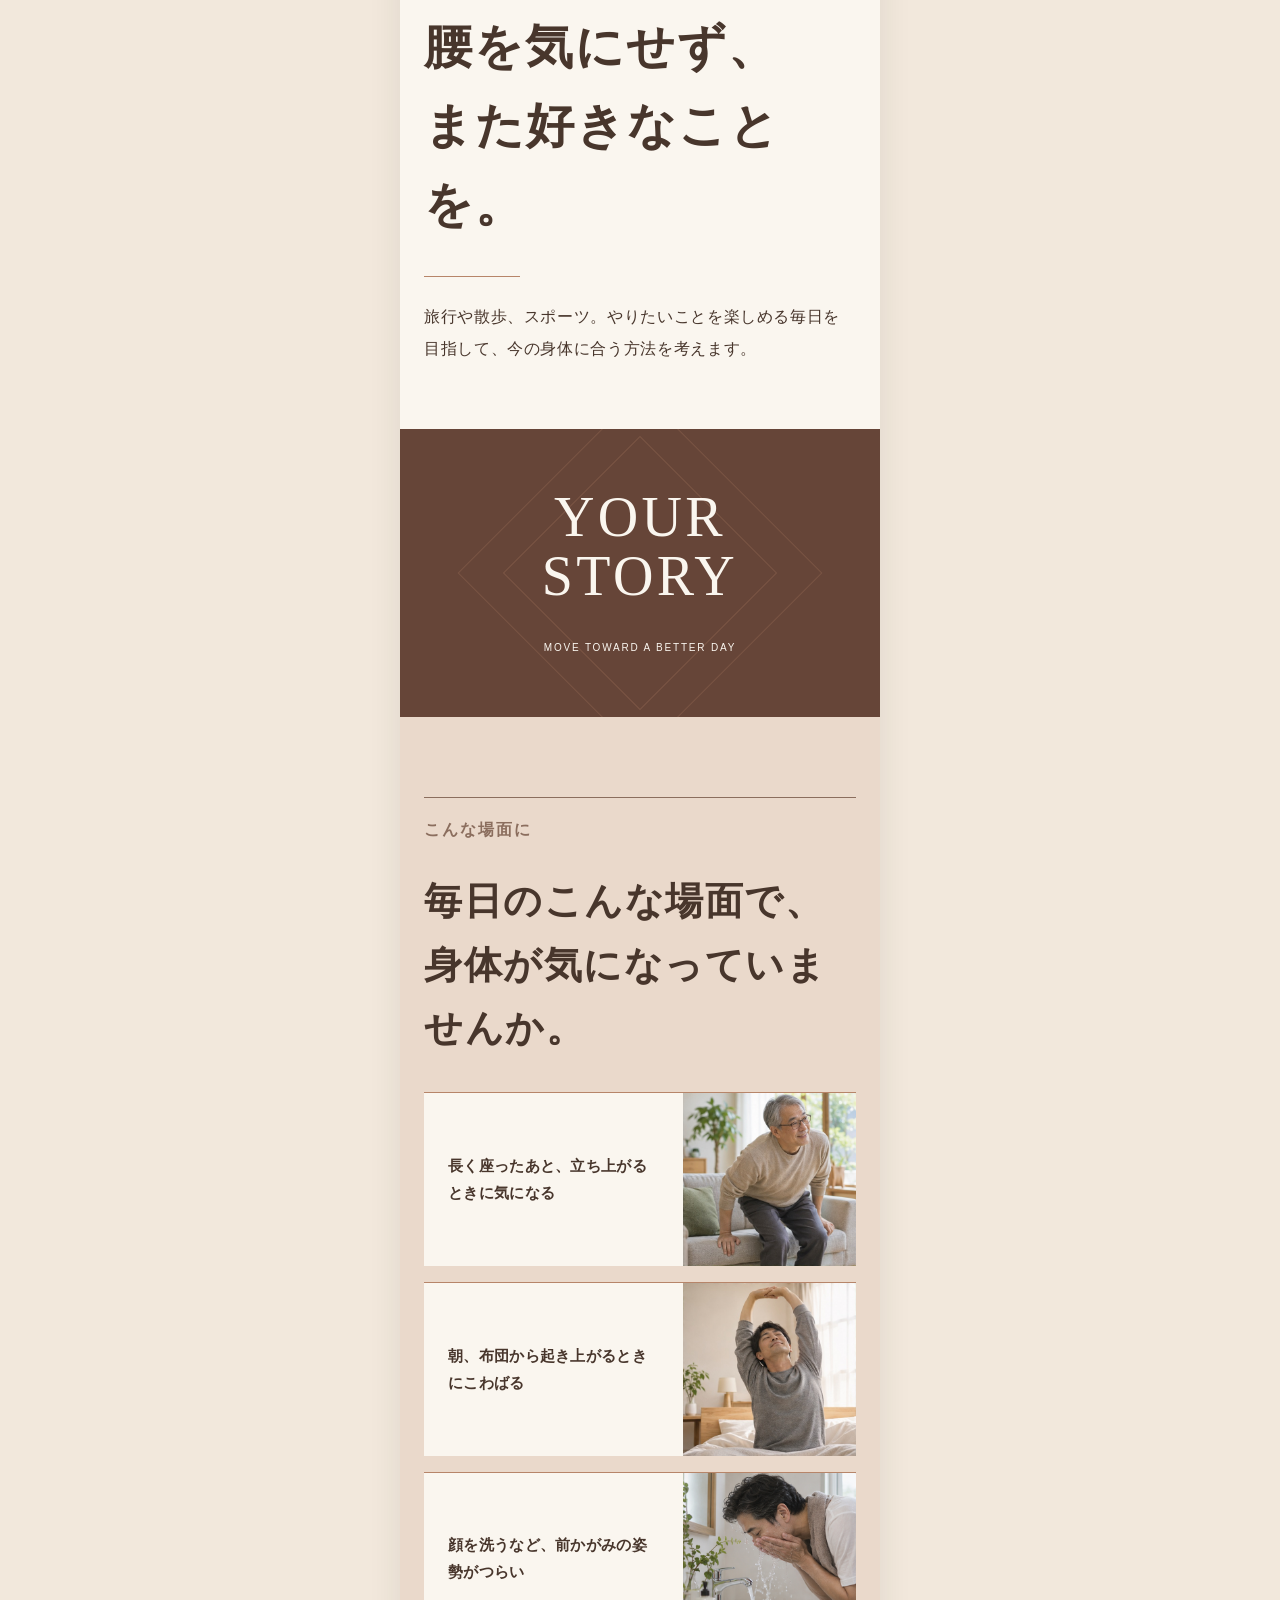
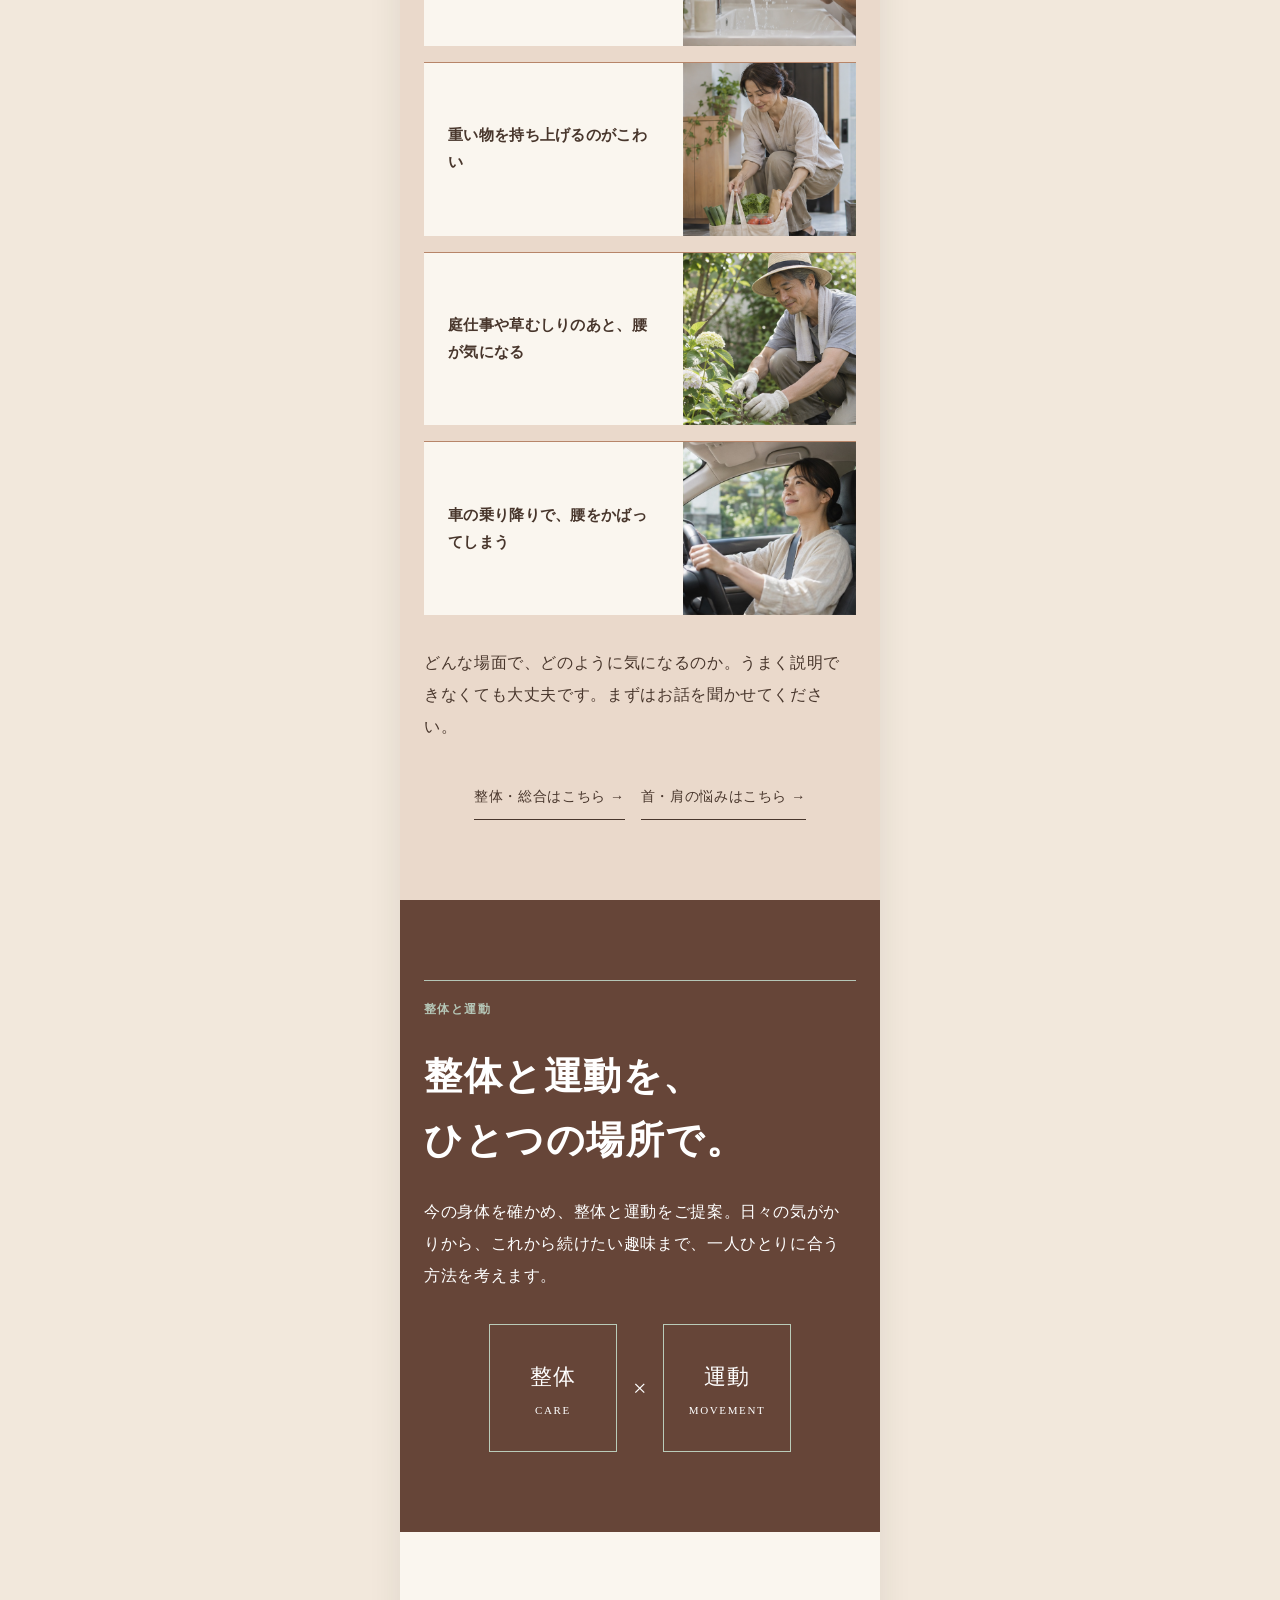
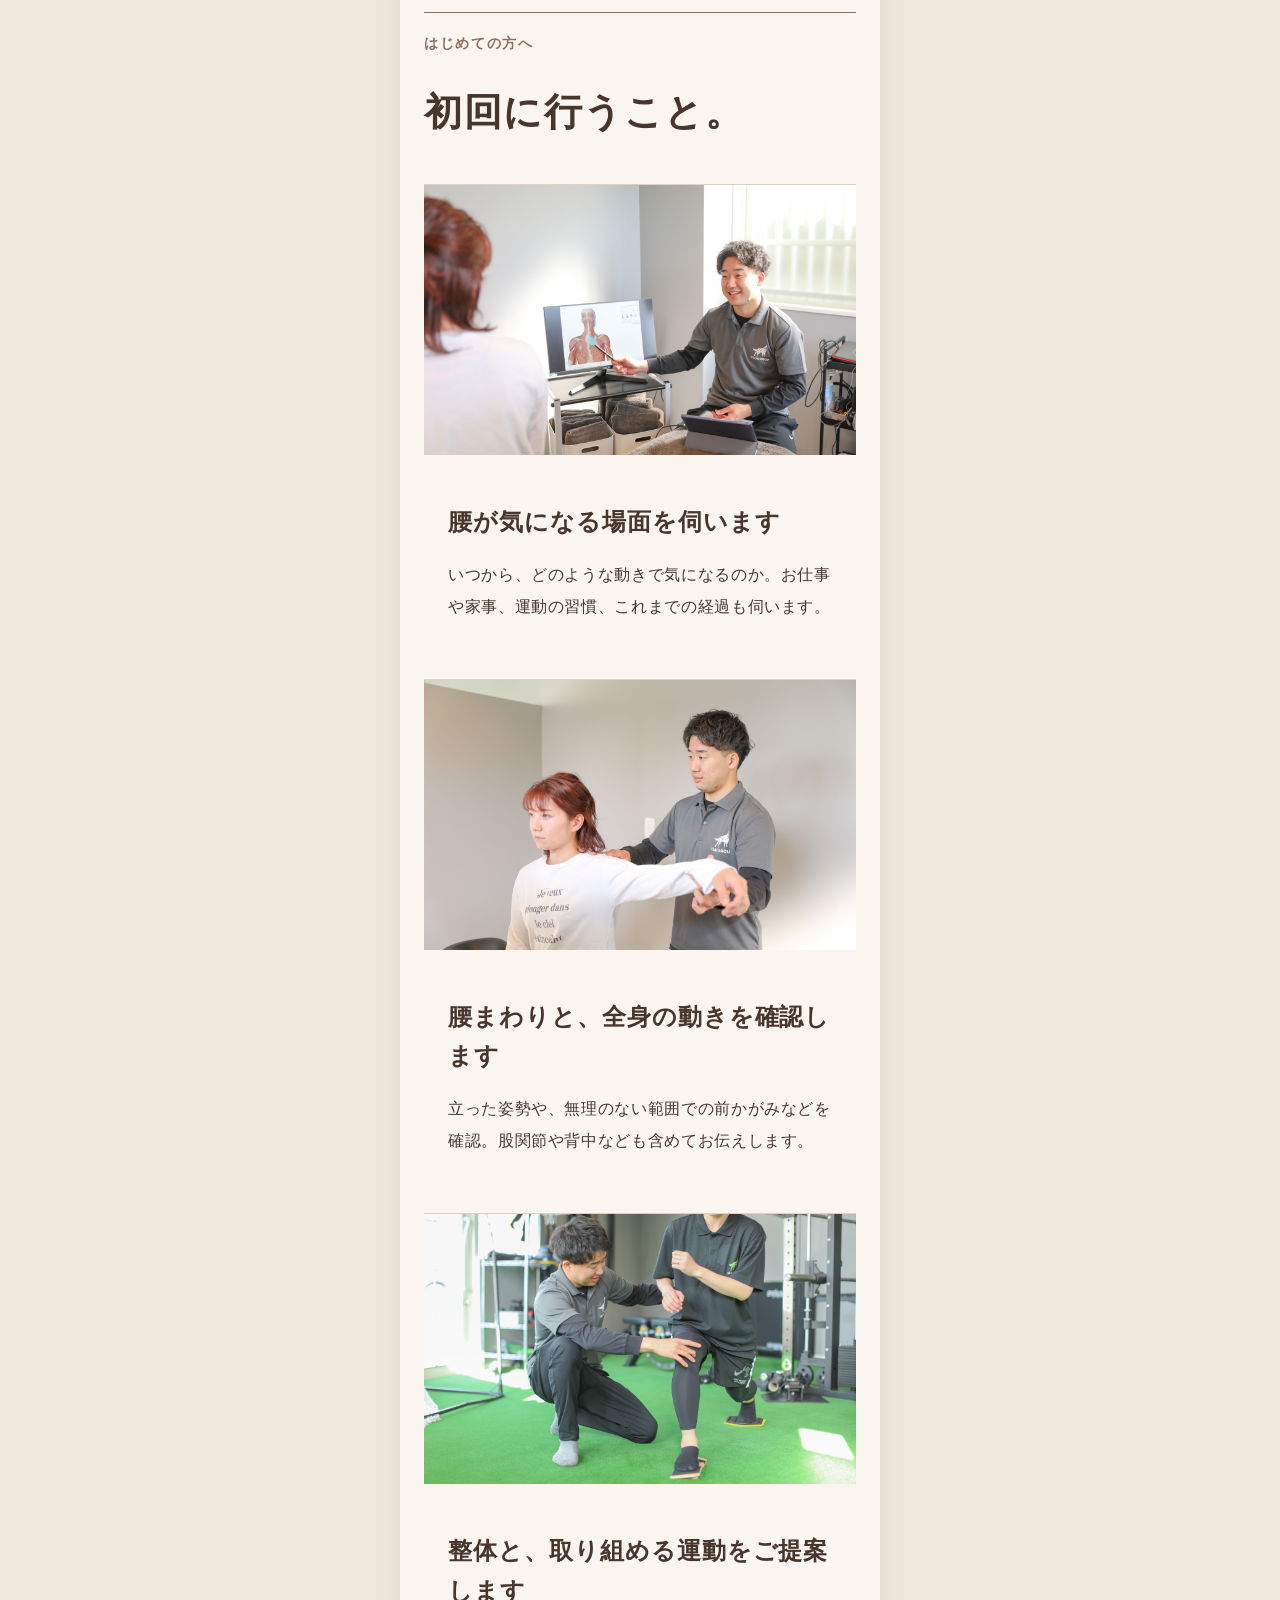
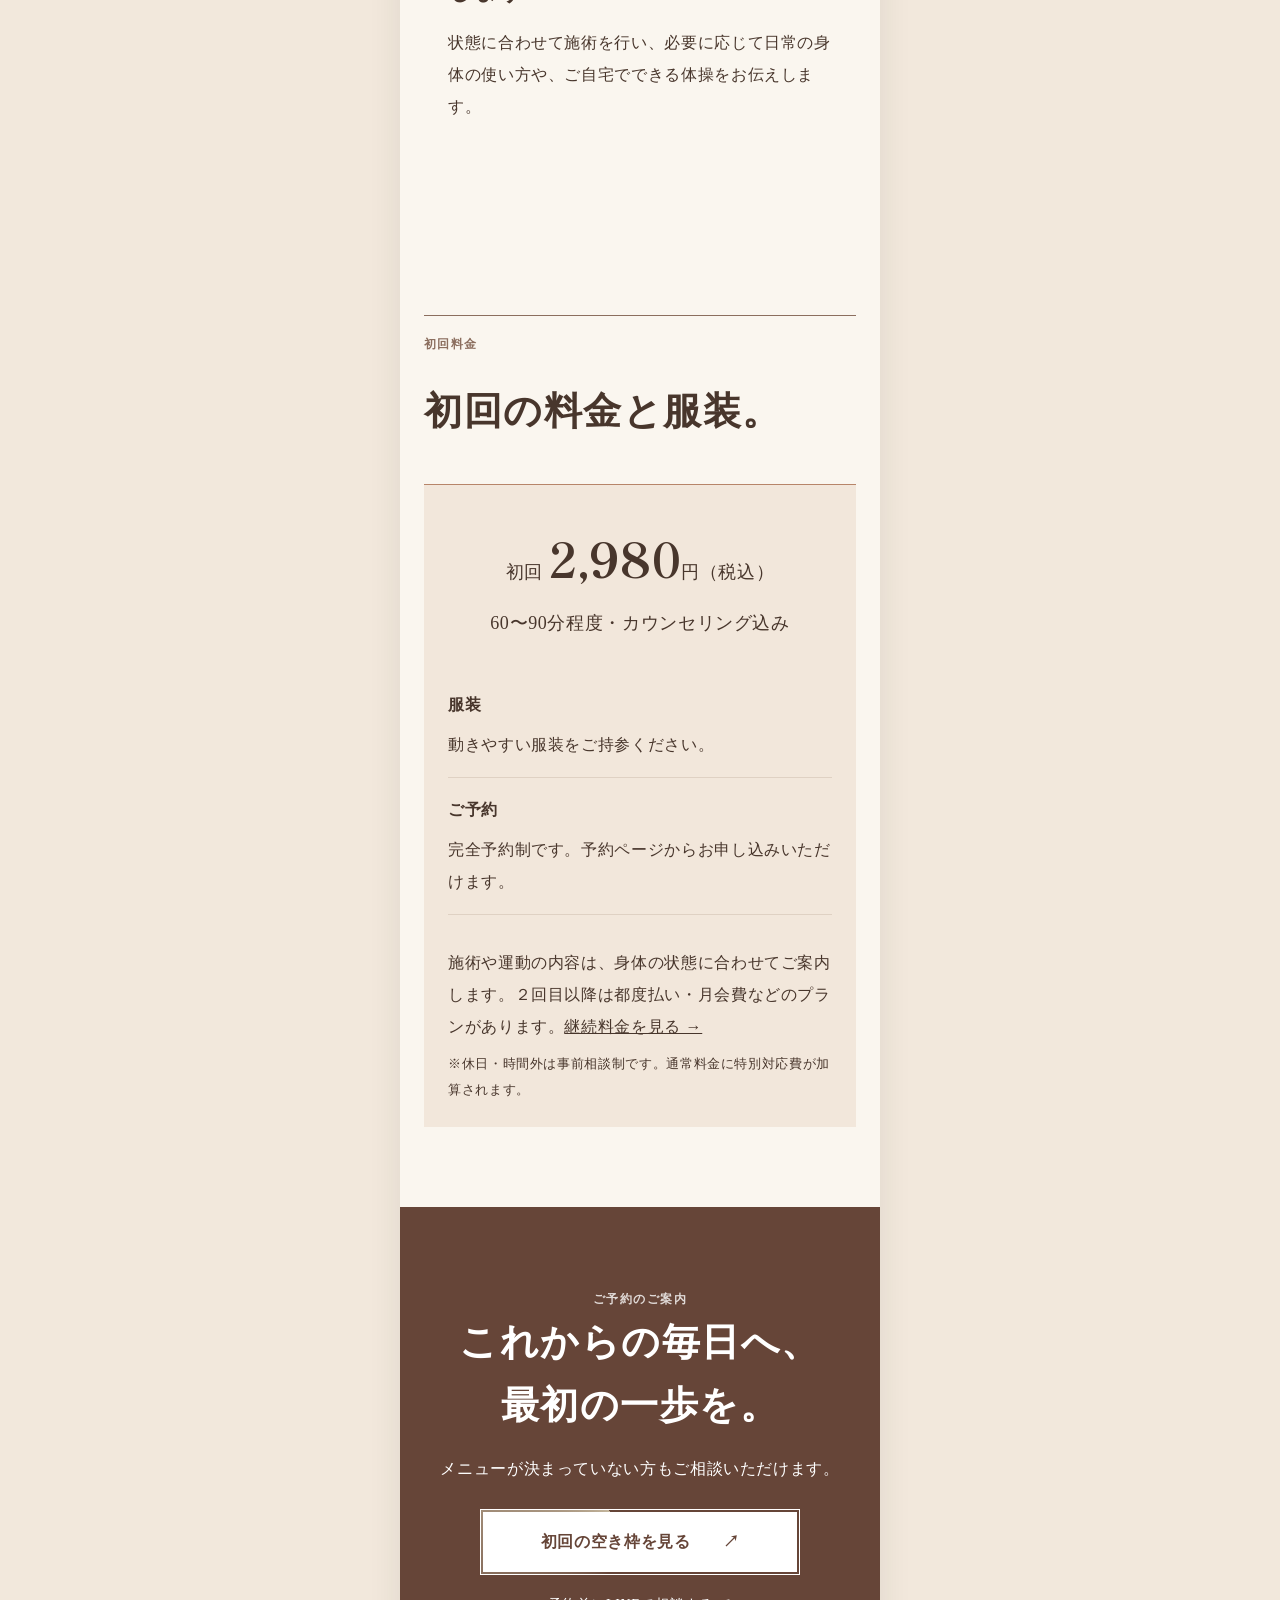
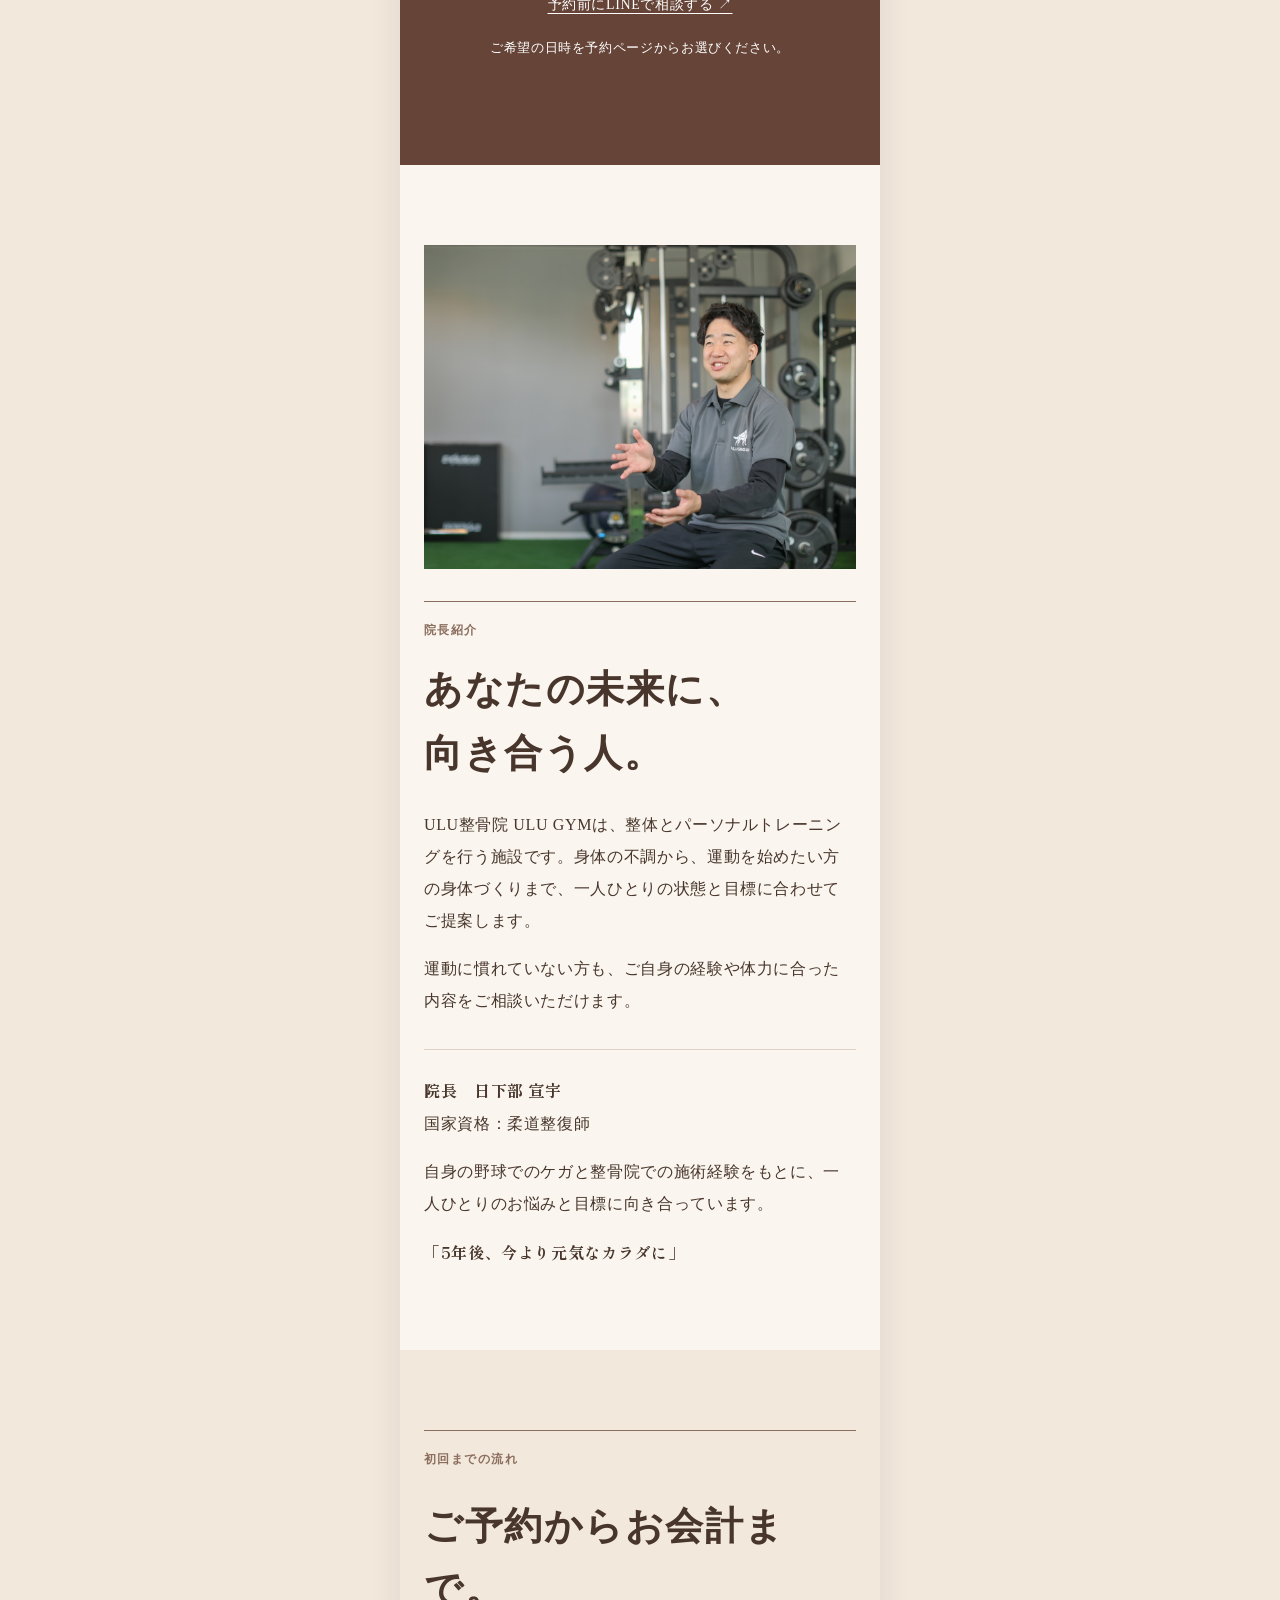
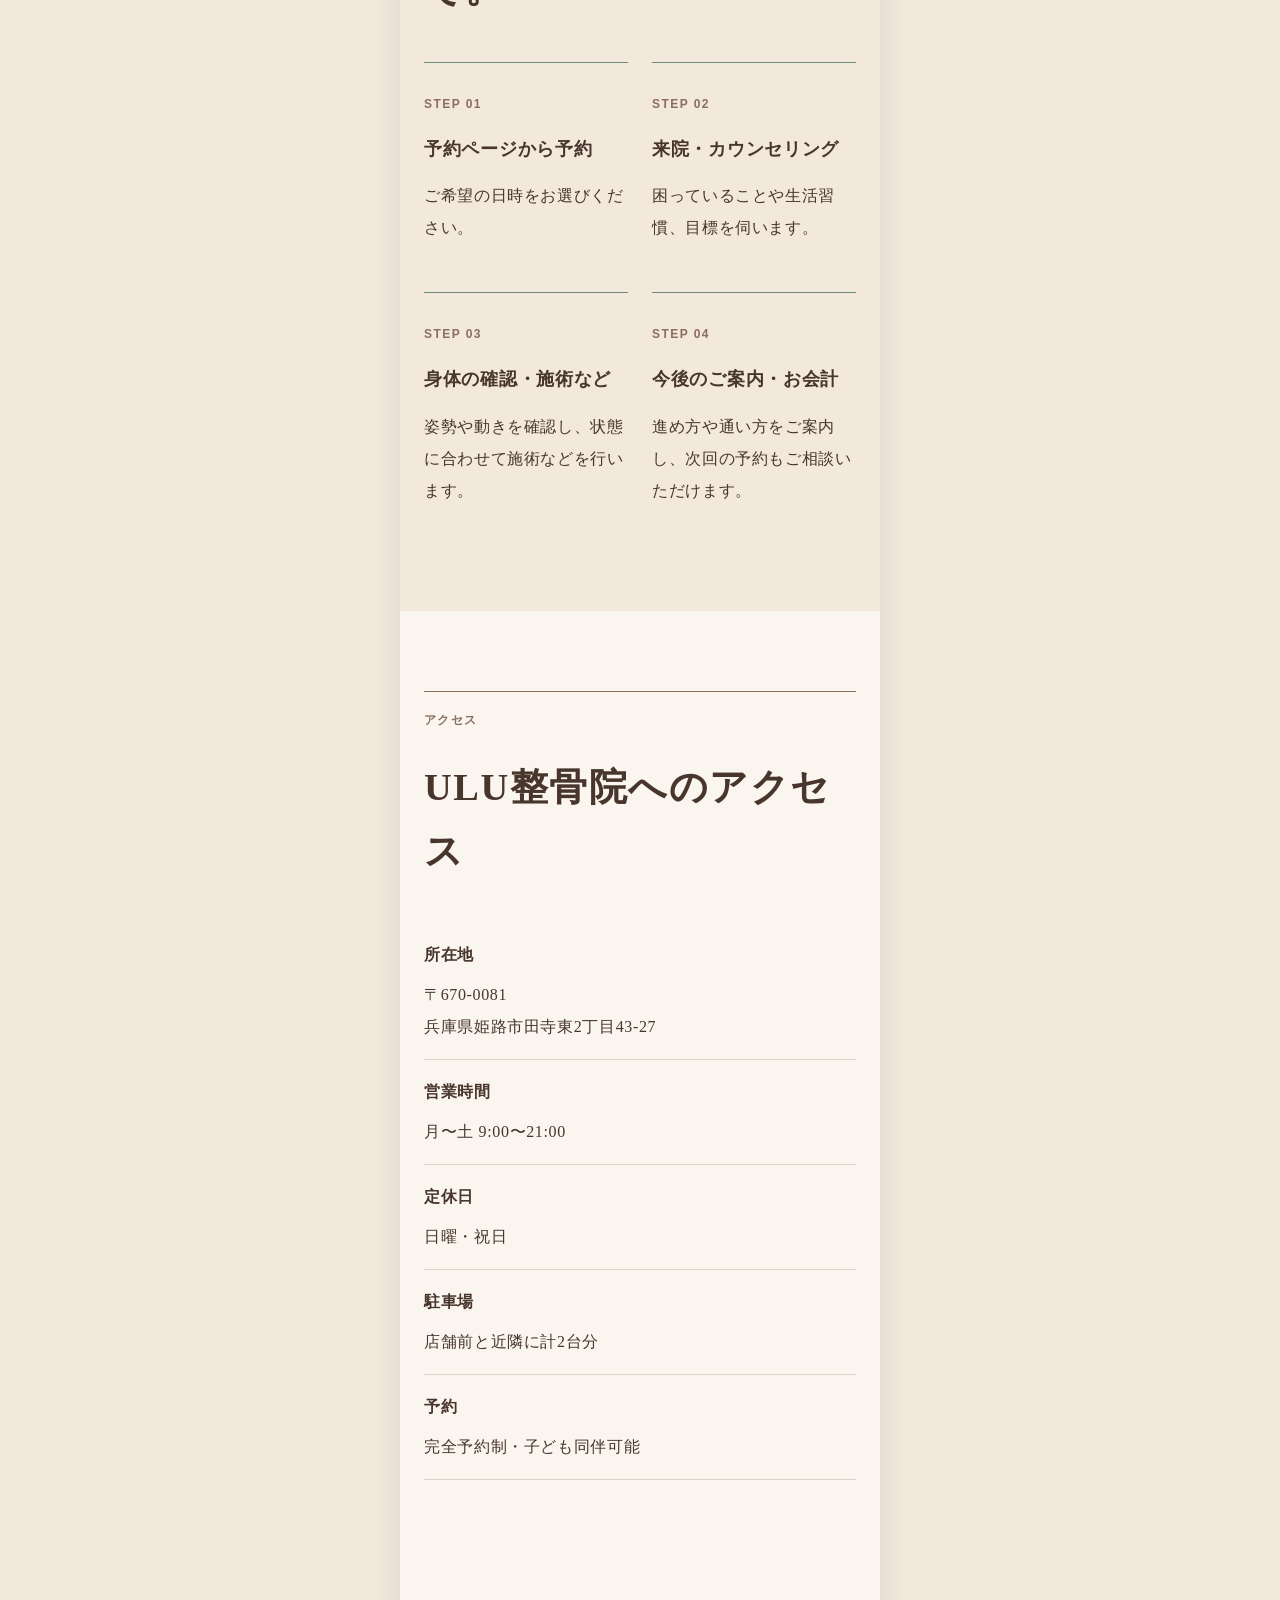
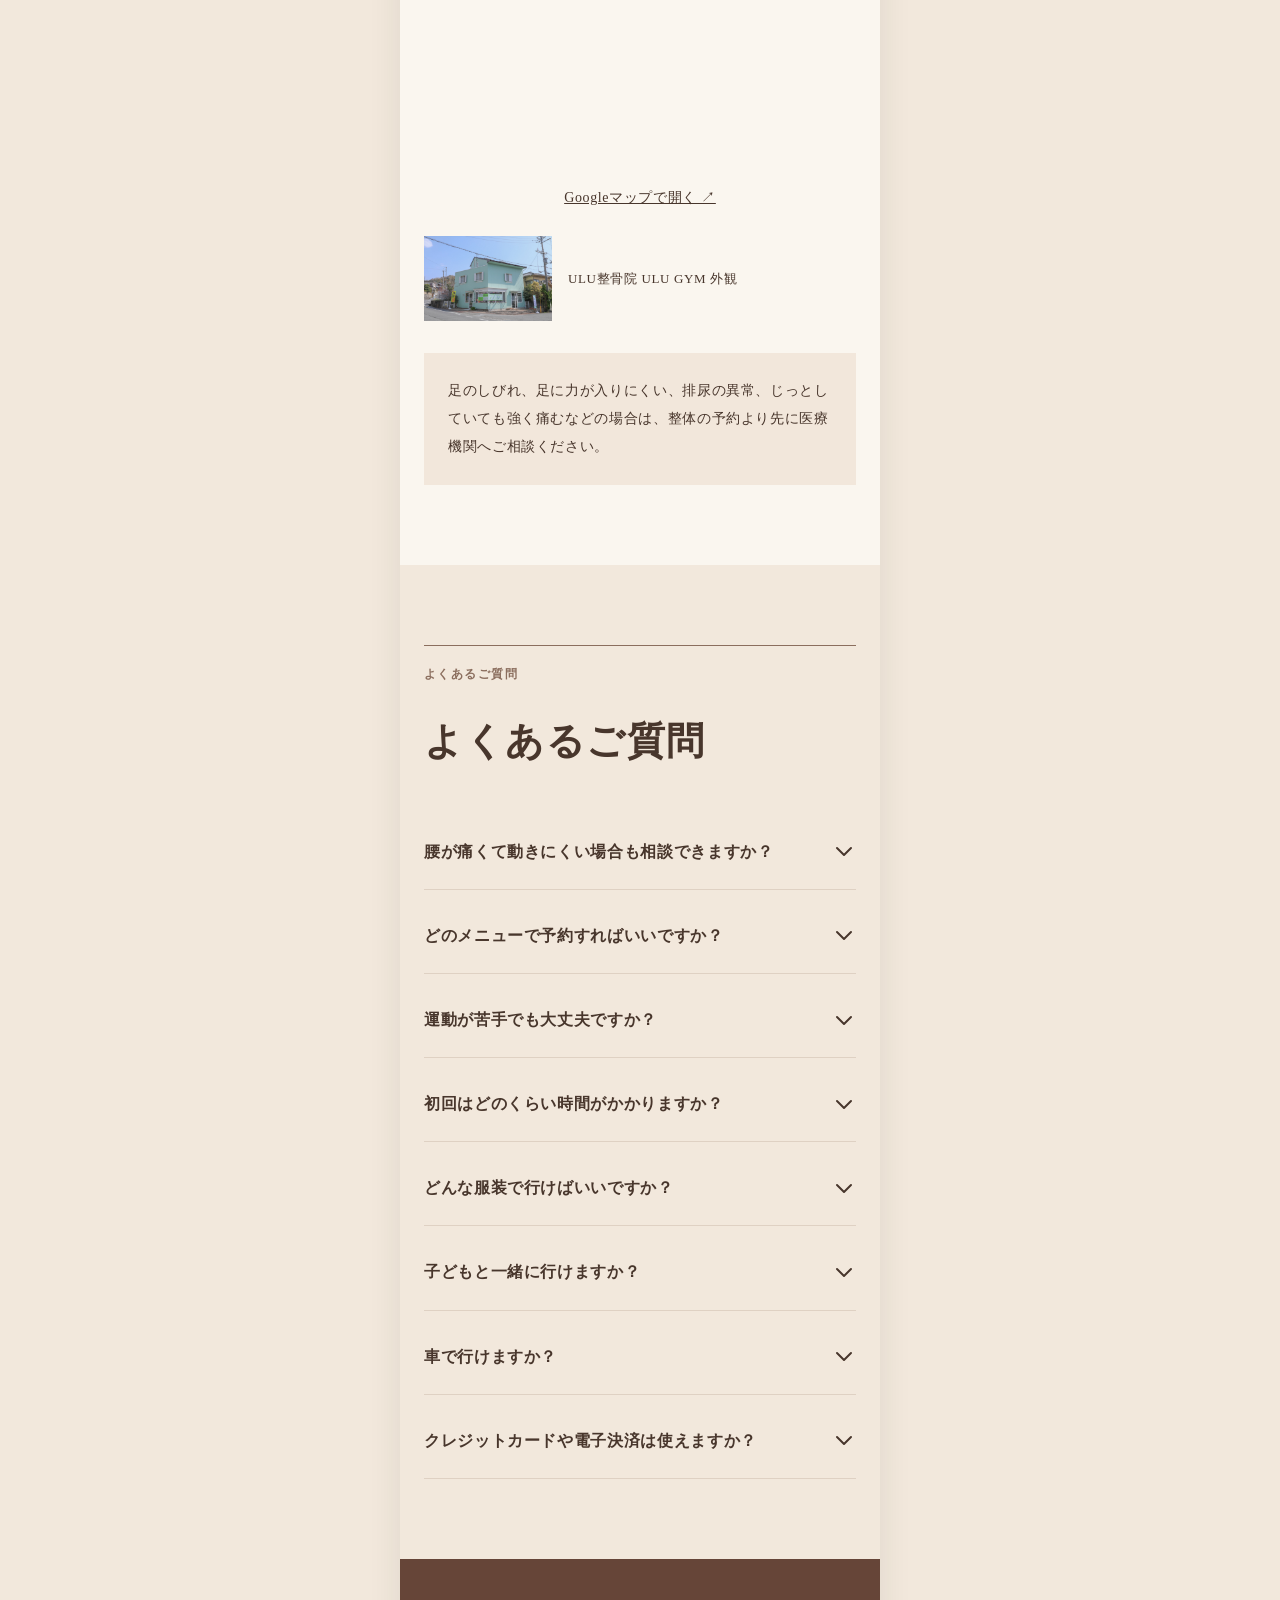
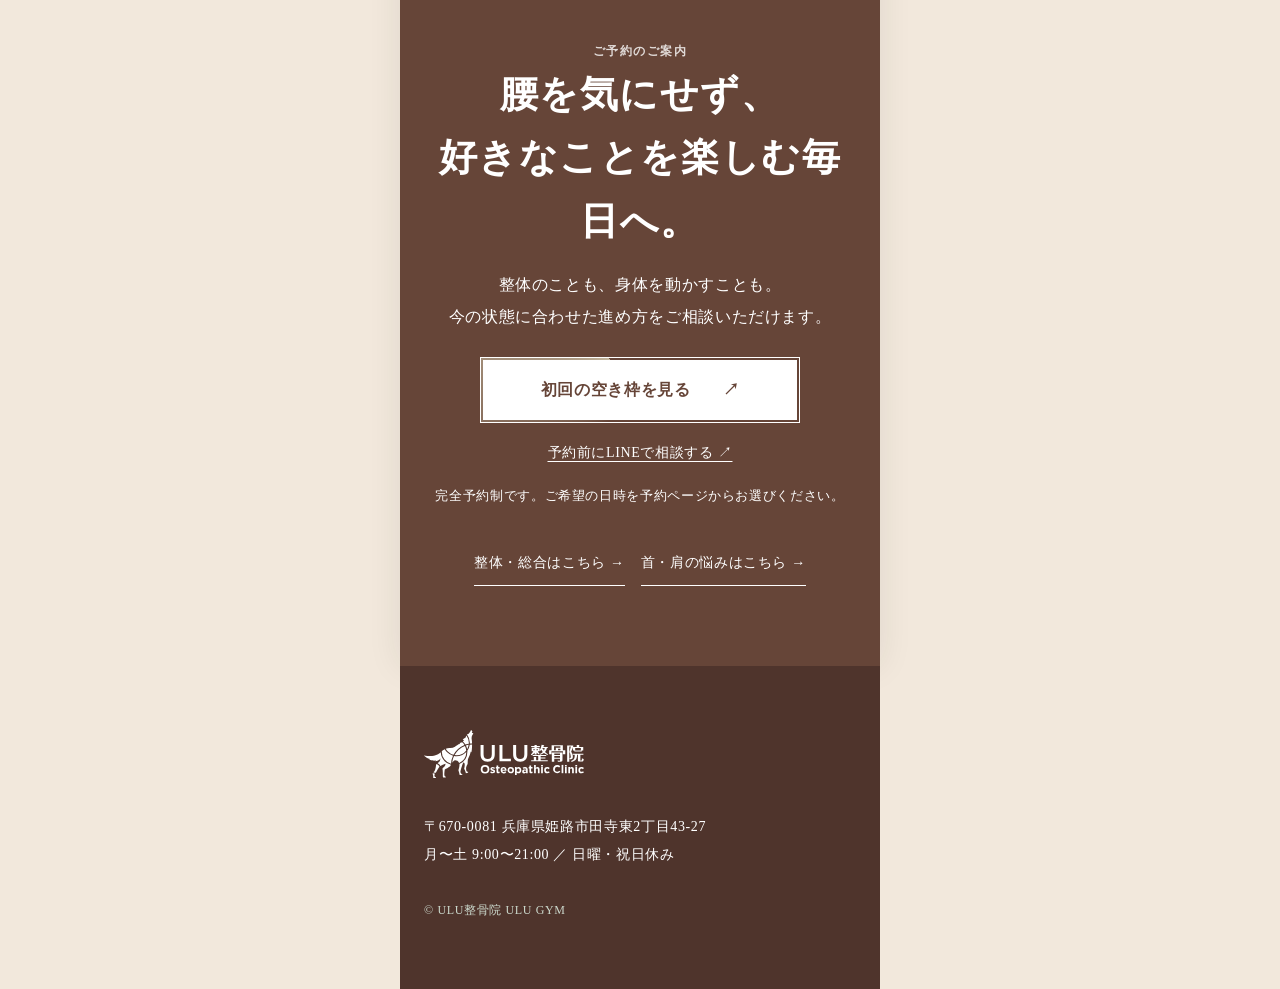
<file: back.html>
<!doctype html><html lang="ja"><head><meta charset="utf-8"><meta name="viewport" content="width=device-width,initial-scale=1"><meta name="description" content="姫路で腰痛の整体をお探しの方へ。ULU整骨院は身体の状態を確認し、整体と運動で好きなことを楽しめる毎日を目指します。"><title>姫路で腰痛の整体をお探しの方へ｜ULU整骨院</title><link rel="stylesheet" href="style.css?v=16"><script defer src="motion.js?v=1"></script><script>(function(w,d,s,l,i){w[l]=w[l]||[];w[l].push({'gtm.start':new Date().getTime(),event:'gtm.js'});var f=d.getElementsByTagName(s)[0],j=d.createElement(s),dl=l!='dataLayer'?'&l='+l:'';j.async=true;j.src='https://www.googletagmanager.com/gtm.js?id='+i+dl;f.parentNode.insertBefore(j,f);})(window,document,'script','dataLayer','GTM-WN6FW2GV');</script><script defer src="tracking.js?v=1"></script></head><body data-theme="back"><noscript><iframe src="https://www.googletagmanager.com/ns.html?id=GTM-WN6FW2GV" height="0" width="0" style="display:none;visibility:hidden" title="Google Tag Manager"></iframe></noscript><header><a class="logo" href="index.html" aria-label="ULU整骨院 トップ"><img src="assets/ulu-clinic-logo-black.svg" alt="" width="136" height="40"></a><span>姫路市田寺東・完全予約制</span><a class="head-cta" href="https://appointment-system.net/book?src=lp_youtu">初回の空き枠を見る <b>↗</b></a></header><main id="app"><section id="top" class="hero"><div class="wrap hero-grid"><div class="hero-copy"><div class="eyebrow">姫路で腰痛の整体をお探しの方へ<span class="hero-location">姫路市田寺東</span></div><h1>「腰が気になるから」を、<br>やりたいことを<br>諦める理由にしない。</h1><p class="hero-promise">姫路市田寺東で、整体と運動をひとつの場所で。</p><div class="price-inline">初回 <strong>2,980</strong>円（税込）<br>60〜90分程度・カウンセリング込み</div><a class="button shimmer-button" href="https://appointment-system.net/book?src=lp_youtu"><span class="shimmer-spark" aria-hidden="true"><span class="shimmer-spin"></span></span><span class="shimmer-label">初回の空き枠を見る <span>↗</span></span></a><p class="note"><a href="https://lin.ee/pum599o">予約前にLINEで相談する</a></p><p>旅行も、散歩も、好きなスポーツも。腰を気にせず楽しめる毎日を、一緒に目指しませんか。</p><p>整体と、ご自身で取り組める運動。身体の状態と目標に合わせた方法をご提案します。</p><div class="tags"><span>柔道整復師が対応</span><span>整体と運動を相談</span><span>完全予約制</span><span>駐車場あり</span></div><div class="hero-kicker">SEITAI <span>×</span> MOVEMENT</div></div><div class="hero-photo"><img src="assets/back-care.jpg" alt="腰まわりの施術風景"></div></div></section><section id="vision" class="story-intro"><div class="wrap story-wrap"><div class="story-content"><div class="story-label">私たちの想い</div><p class="story-overline">その先にある、あなたらしい毎日へ。</p><h2>腰を気にせず、<br>また好きなことを。</h2><div class="story-line"></div><p>旅行や散歩、スポーツ。やりたいことを楽しめる毎日を目指して、今の身体に合う方法を考えます。</p></div><div class="story-image" aria-hidden="true"><span>YOUR<br>STORY</span><small>MOVE TOWARD A BETTER DAY</small></div></div></section><section id="scenes" class="section scene-section"><div class="wrap"><div class="section-head"><div class="en scene-heading">こんな場面に</div><h2>毎日のこんな場面で、<br>身体が気になっていませんか。</h2></div><div class="scenes"><div class="scene"><div class="scene-copy"><h3 class="scene-title">長く座ったあと、立ち上がるときに気になる</h3></div><div class="scene-photo" aria-hidden="true" style="background-image:url(assets/life-scenes.jpg);background-position:100% 0%"></div></div><div class="scene"><div class="scene-copy"><h3 class="scene-title">朝、布団から起き上がるときにこわばる</h3></div><div class="scene-photo" aria-hidden="true" style="background-image:url(assets/life-scenes.jpg);background-position:50% 100%"></div></div><div class="scene"><div class="scene-copy"><h3 class="scene-title">顔を洗うなど、前かがみの姿勢がつらい</h3></div><div class="scene-photo" aria-hidden="true" style="background-image:url(assets/scene-grid-a.png);background-position:0% 0%"></div></div><div class="scene"><div class="scene-copy"><h3 class="scene-title">重い物を持ち上げるのがこわい</h3></div><div class="scene-photo" aria-hidden="true" style="background-image:url(assets/scene-grid-a.png);background-position:50% 0%"></div></div><div class="scene"><div class="scene-copy"><h3 class="scene-title">庭仕事や草むしりのあと、腰が気になる</h3></div><div class="scene-photo" aria-hidden="true" style="background-image:url(assets/scene-grid-a.png);background-position:100% 0%"></div></div><div class="scene"><div class="scene-copy"><h3 class="scene-title">車の乗り降りで、腰をかばってしまう</h3></div><div class="scene-photo" aria-hidden="true" style="background-image:url(assets/life-scenes.jpg);background-position:50% 0%"></div></div></div><p class="after">どんな場面で、どのように気になるのか。うまく説明できなくても大丈夫です。まずはお話を聞かせてください。</p><div class="links"><a href="index.html">整体・総合はこちら →</a><a href="shoulder.html">首・肩の悩みはこちら →</a></div></div></section><section id="method" class="feature-section"><div class="wrap feature-wrap"><div><span class="feature-label">整体と運動</span><h2>整体と運動を、<br>ひとつの場所で。</h2><p>今の身体を確かめ、整体と運動をご提案。日々の気がかりから、これから続けたい趣味まで、一人ひとりに合う方法を考えます。</p></div><div class="feature-pair"><span>整体<small>CARE</small></span><b>×</b><span>運動<small>MOVEMENT</small></span></div></div></section><section id="first-visit" class="section soft first-section"><div class="wrap"><div class="section-head"><div class="en point-heading">はじめての方へ</div><h2>初回に行うこと。</h2></div><div class="points"><div class="point"><img src="assets/consultation.jpg" alt="身体についてお話を伺う様子" loading="lazy"><div class="point-copy"><h3>腰が気になる場面を伺います</h3><p>いつから、どのような動きで気になるのか。お仕事や家事、運動の習慣、これまでの経過も伺います。</p></div></div><div class="point"><img src="assets/shoulder-check.jpg" alt="身体の動きを確認する様子" loading="lazy"><div class="point-copy"><h3>腰まわりと、全身の動きを確認します</h3><p>立った姿勢や、無理のない範囲での前かがみなどを確認。股関節や背中なども含めてお伝えします。</p></div></div><div class="point"><img src="assets/movement.jpg" alt="身体の動かし方を確認する様子" loading="lazy"><div class="point-copy"><h3>整体と、取り組める運動をご提案します</h3><p>状態に合わせて施術を行い、必要に応じて日常の身体の使い方や、ご自宅でできる体操をお伝えします。</p></div></div></div></div></section><section id="price" class="section"><div class="wrap"><div class="section-head"><div class="en">初回料金</div><h2>初回の料金と服装。</h2></div><div class="pricebox"><div class="price-number">初回 <strong>2,980</strong>円（税込）<br><span>60〜90分程度・カウンセリング込み</span></div><dl><div><dt>服装</dt><dd>動きやすい服装をご持参ください。</dd></div><div><dt>ご予約</dt><dd>完全予約制です。予約ページからお申し込みいただけます。</dd></div></dl><p>施術や運動の内容は、身体の状態に合わせてご案内します。２回目以降は都度払い・月会費などのプランがあります。<a href="https://ulu-gym-seikotsu.com/introduce/price/">継続料金を見る →</a></p><p class="note">※休日・時間外は事前相談制です。通常料金に特別対応費が加算されます。</p></div></div></section><section class="cta"><div class="en">ご予約のご案内</div><h2>これからの毎日へ、<br>最初の一歩を。</h2><p>メニューが決まっていない方もご相談いただけます。</p><a class="button shimmer-button" href="https://appointment-system.net/book?src=lp_youtu"><span class="shimmer-spark" aria-hidden="true"><span class="shimmer-spin"></span></span><span class="shimmer-label">初回の空き枠を見る <span>↗</span></span></a><p class="line-consult"><a href="https://lin.ee/pum599o">予約前にLINEで相談する ↗</a></p><p class="note">ご希望の日時を予約ページからお選びください。</p></section><section class="section"><div class="wrap about"><img src="assets/director.jpg" alt="ULU整骨院 院長の紹介" loading="lazy"><div><div class="en">院長紹介</div><h2>あなたの未来に、<br>向き合う人。</h2><p>ULU整骨院 ULU GYMは、整体とパーソナルトレーニングを行う施設です。身体の不調から、運動を始めたい方の身体づくりまで、一人ひとりの状態と目標に合わせてご提案します。</p><p>運動に慣れていない方も、ご自身の経験や体力に合った内容をご相談いただけます。</p><div class="name"><b>院長　日下部 宣宇</b><br>国家資格：柔道整復師<p>自身の野球でのケガと整骨院での施術経験をもとに、一人ひとりのお悩みと目標に向き合っています。</p><b>「5年後、今より元気なカラダに」</b></div></div></div></section><section class="section soft"><div class="wrap"><div class="section-head"><div class="en">初回までの流れ</div><h2>ご予約からお会計まで。</h2></div><div class="steps"><div class="step"><b>STEP 01</b><h3>予約ページから予約</h3><p>ご希望の日時をお選びください。</p></div><div class="step"><b>STEP 02</b><h3>来院・カウンセリング</h3><p>困っていることや生活習慣、目標を伺います。</p></div><div class="step"><b>STEP 03</b><h3>身体の確認・施術など</h3><p>姿勢や動きを確認し、状態に合わせて施術などを行います。</p></div><div class="step"><b>STEP 04</b><h3>今後のご案内・お会計</h3><p>進め方や通い方をご案内し、次回の予約もご相談いただけます。</p></div></div></div></section><section id="access" class="section"><div class="wrap"><div class="section-head"><div class="en">アクセス</div><h2>ULU整骨院へのアクセス</h2></div><div class="access"><div><dl><div><dt>所在地</dt><dd>〒670-0081<br>兵庫県姫路市田寺東2丁目43-27</dd></div><div><dt>営業時間</dt><dd>月〜土 9:00〜21:00</dd></div><div><dt>定休日</dt><dd>日曜・祝日</dd></div><div><dt>駐車場</dt><dd>店舗前と近隣に計2台分</dd></div><div><dt>予約</dt><dd>完全予約制・子ども同伴可能</dd></div></dl></div><div><iframe class="map" title="ULU整骨院の地図" loading="lazy" src="https://maps.google.com/maps?q=%E5%85%B5%E5%BA%AB%E7%9C%8C%E5%A7%AB%E8%B7%AF%E5%B8%82%E7%94%B0%E5%AF%BA%E6%9D%B12%E4%B8%81%E7%9B%AE43-27&output=embed"></iframe><a class="map-link" href="https://www.google.com/maps/search/?api=1&amp;query=34.8591765%2C134.6760666">Googleマップで開く ↗</a></div></div><div class="access-photo"><img src="assets/clinic.jpg" alt="ULU整骨院 ULU GYMの外観" loading="lazy"><span>ULU整骨院 ULU GYM 外観</span></div><div class="warning">足のしびれ、足に力が入りにくい、排尿の異常、じっとしていても強く痛むなどの場合は、整体の予約より先に医療機関へご相談ください。</div></div></section><section id="faq" class="section soft"><div class="wrap"><div class="section-head"><div class="en">よくあるご質問</div><h2>よくあるご質問</h2></div><div class="faq"><details class="group"><summary><span>腰が痛くて動きにくい場合も相談できますか？</span><svg aria-hidden="true" xmlns="http://www.w3.org/2000/svg" fill="none" viewBox="0 0 24 24" stroke="currentColor"><path stroke-linecap="round" stroke-linejoin="round" stroke-width="2" d="M19 9l-7 7-7-7" /></svg></summary><div class="answer"><p>まずはLINEで現在の様子をお知らせください。状態によっては、先に医療機関での確認をご案内する場合があります。</p></div></details><details class="group"><summary><span>どのメニューで予約すればいいですか？</span><svg aria-hidden="true" xmlns="http://www.w3.org/2000/svg" fill="none" viewBox="0 0 24 24" stroke="currentColor"><path stroke-linecap="round" stroke-linejoin="round" stroke-width="2" d="M19 9l-7 7-7-7" /></svg></summary><div class="answer"><p>迷う場合は、<a href="https://lin.ee/pum599o">LINEでお悩みやご希望をお知らせください</a>。身体の状態と目的を伺い、合う内容をご提案します。</p></div></details><details class="group"><summary><span>運動が苦手でも大丈夫ですか？</span><svg aria-hidden="true" xmlns="http://www.w3.org/2000/svg" fill="none" viewBox="0 0 24 24" stroke="currentColor"><path stroke-linecap="round" stroke-linejoin="round" stroke-width="2" d="M19 9l-7 7-7-7" /></svg></summary><div class="answer"><p>運動経験や体力、身体の状態に合わせた内容をご提案します。運動に慣れていない方もご相談ください。</p></div></details><details class="group"><summary><span>初回はどのくらい時間がかかりますか？</span><svg aria-hidden="true" xmlns="http://www.w3.org/2000/svg" fill="none" viewBox="0 0 24 24" stroke="currentColor"><path stroke-linecap="round" stroke-linejoin="round" stroke-width="2" d="M19 9l-7 7-7-7" /></svg></summary><div class="answer"><p>カウンセリングを含めて60〜90分程度です。時間に余裕をもってお越しください。</p></div></details><details class="group"><summary><span>どんな服装で行けばいいですか？</span><svg aria-hidden="true" xmlns="http://www.w3.org/2000/svg" fill="none" viewBox="0 0 24 24" stroke="currentColor"><path stroke-linecap="round" stroke-linejoin="round" stroke-width="2" d="M19 9l-7 7-7-7" /></svg></summary><div class="answer"><p>Tシャツやジャージなど、動きやすい服装をご持参ください。</p></div></details><details class="group"><summary><span>子どもと一緒に行けますか？</span><svg aria-hidden="true" xmlns="http://www.w3.org/2000/svg" fill="none" viewBox="0 0 24 24" stroke="currentColor"><path stroke-linecap="round" stroke-linejoin="round" stroke-width="2" d="M19 9l-7 7-7-7" /></svg></summary><div class="answer"><p>はい。子ども同伴でお越しいただけます。ご予約時にお知らせください。</p></div></details><details class="group"><summary><span>車で行けますか？</span><svg aria-hidden="true" xmlns="http://www.w3.org/2000/svg" fill="none" viewBox="0 0 24 24" stroke="currentColor"><path stroke-linecap="round" stroke-linejoin="round" stroke-width="2" d="M19 9l-7 7-7-7" /></svg></summary><div class="answer"><p>はい。店舗前と近隣に、計2台分の駐車場があります。</p></div></details><details class="group"><summary><span>クレジットカードや電子決済は使えますか？</span><svg aria-hidden="true" xmlns="http://www.w3.org/2000/svg" fill="none" viewBox="0 0 24 24" stroke="currentColor"><path stroke-linecap="round" stroke-linejoin="round" stroke-width="2" d="M19 9l-7 7-7-7" /></svg></summary><div class="answer"><p>はい。クレジットカード・電子決済に対応しています。</p></div></details></div></div></section><section class="cta"><div class="en">ご予約のご案内</div><h2>腰を気にせず、<br>好きなことを楽しむ毎日へ。</h2><p>整体のことも、身体を動かすことも。<br>今の状態に合わせた進め方をご相談いただけます。</p><a class="button shimmer-button" href="https://appointment-system.net/book?src=lp_youtu"><span class="shimmer-spark" aria-hidden="true"><span class="shimmer-spin"></span></span><span class="shimmer-label">初回の空き枠を見る <span>↗</span></span></a><p class="line-consult"><a href="https://lin.ee/pum599o">予約前にLINEで相談する ↗</a></p><p class="note">完全予約制です。ご希望の日時を予約ページからお選びください。</p><div class="links"><a href="index.html">整体・総合はこちら →</a><a href="shoulder.html">首・肩の悩みはこちら →</a></div></section></main><footer><div class="wrap"><a class="logo" href="index.html" aria-label="ULU整骨院 トップ"><img src="assets/ulu-clinic-logo-white.svg" alt="" width="160" height="48"></a><p>〒670-0081 兵庫県姫路市田寺東2丁目43-27<br>月〜土 9:00〜21:00 ／ 日曜・祝日休み</p><small>© ULU整骨院 ULU GYM</small></div></footer><aside class="mobile-booking" aria-label="初回予約"><div><span>初回</span><strong>2,980円</strong><small>（税込）</small></div><a href="https://appointment-system.net/book?src=lp_youtu">初回の空き枠を見る <span aria-hidden="true">↗</span></a></aside><aside class="desktop-left" aria-label="ページ内のご案内"><div class="rail-inner"><a class="rail-brand" href="#top" aria-label="ページの先頭へ"><img src="assets/ulu-clinic-logo-black.svg" alt="ULU整骨院" width="176" height="56"></a><p class="rail-intro">5年後、今より<br>元気なカラダに。</p><nav aria-label="ページ内メニュー"><a href="#vision">私たちの想い</a><a href="#scenes">こんなお悩みに</a><a href="#method">整体と運動</a><a href="#first-visit">はじめての方へ</a><a href="#price">初回料金</a><a href="#access">アクセス</a><a href="#faq">よくあるご質問</a></nav><span class="rail-location">HIMEJI, HYOGO</span></div></aside><aside class="desktop-right" aria-label="ご予約と関連ページ"><div class="rail-inner"><p class="rail-label">ご予約のご案内</p><p class="rail-heading">これからの毎日を、<br>もっと自分らしく。</p><div class="rail-price">初回 <strong>2,980</strong>円 <small>税込</small></div><p class="rail-note">60〜90分程度・カウンセリング込み</p><a class="rail-book" href="https://appointment-system.net/book?src=lp_youtu">初回の空き枠を見る <span aria-hidden="true">↗</span></a><div class="rail-links"><span>OTHER PAGES</span><a href="index.html">整体・総合 ↗</a><a href="back.html">腰痛 ↗</a><a href="shoulder.html">肩こり ↗</a></div></div></aside></body></html>
</file>
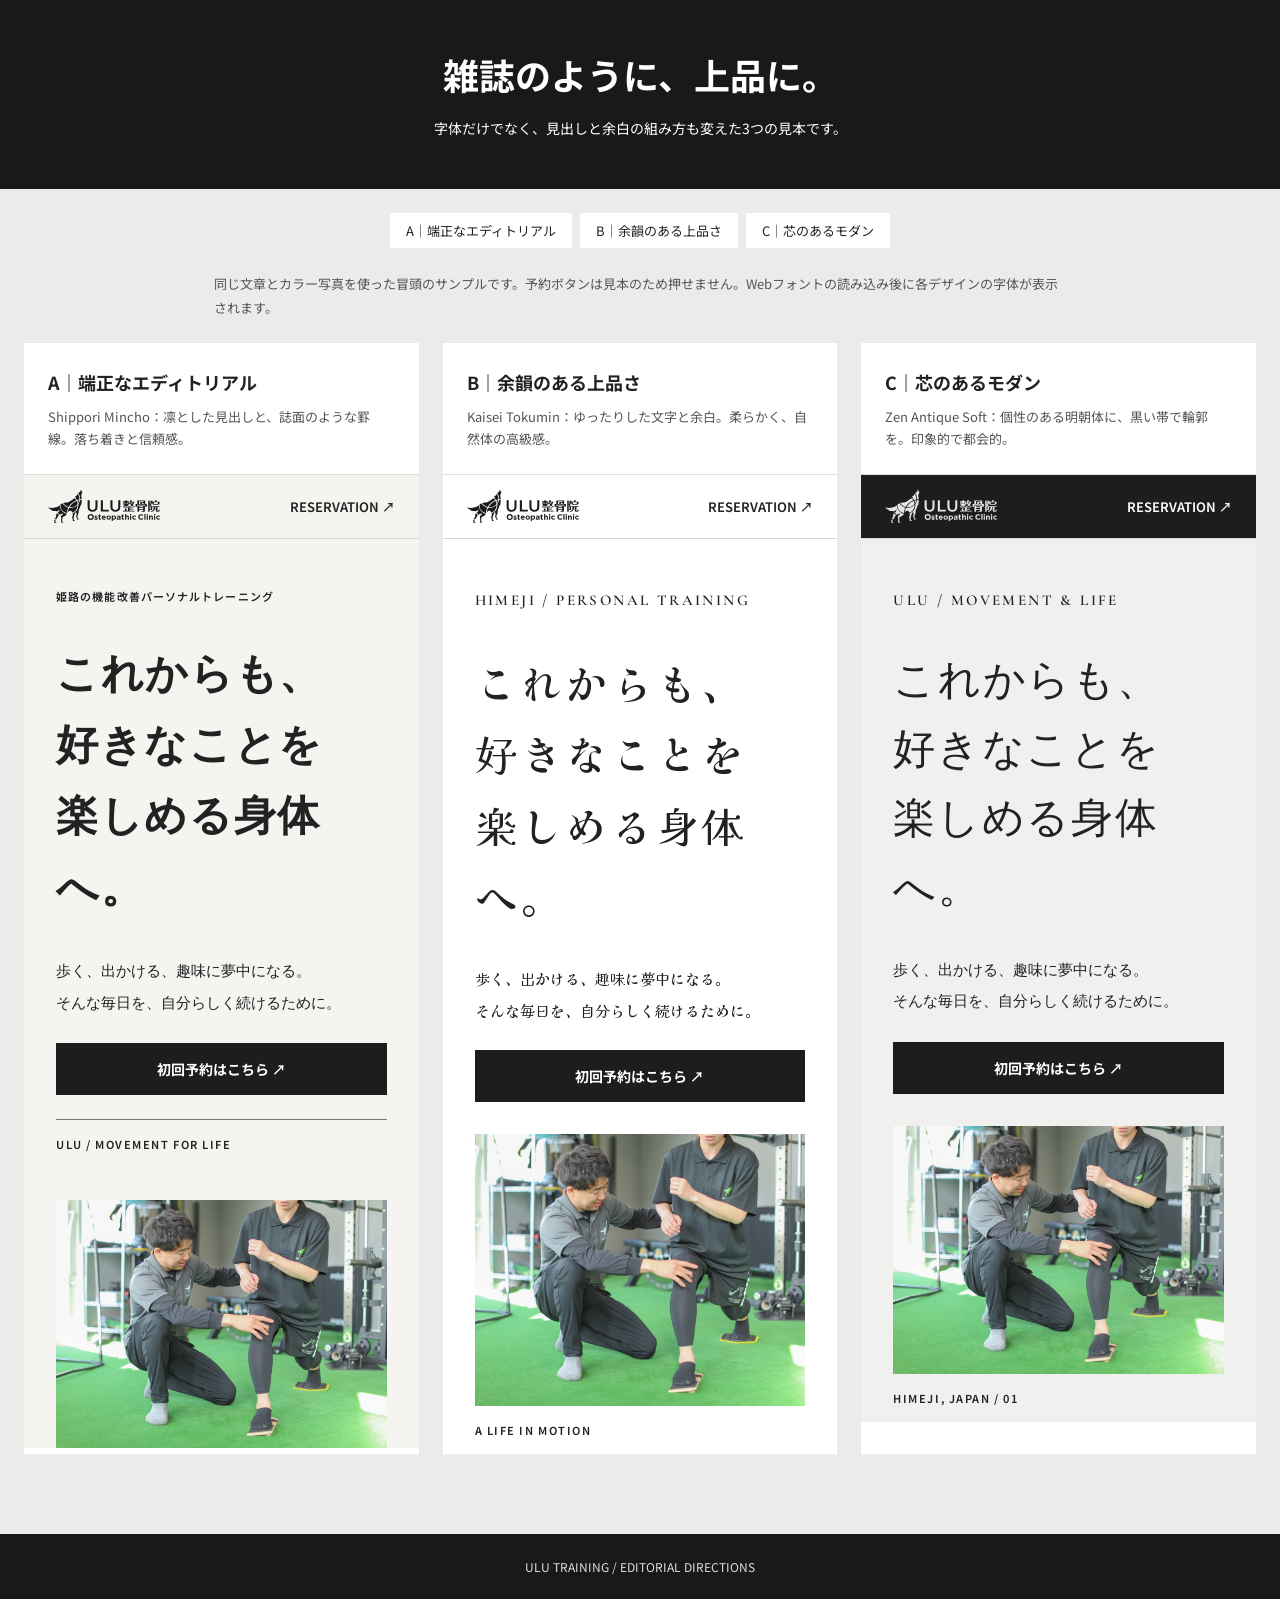
<file: editorial-preview.html>
<!doctype html>
<html lang="ja"><head><meta charset="utf-8"><meta name="viewport" content="width=device-width,initial-scale=1"><meta name="robots" content="noindex,nofollow"><title>ULU｜エディトリアルデザインの比較</title><link rel="preconnect" href="https://fonts.googleapis.com"><link rel="preconnect" href="https://fonts.gstatic.com" crossorigin><link href="https://fonts.googleapis.com/css2?family=Cormorant+Garamond:wght@400;600&family=Kaisei+Tokumin:wght@400;700&family=Noto+Sans+JP:wght@400;700&family=Shippori+Mincho:wght@400;600;700&family=Zen+Antique+Soft&display=swap" rel="stylesheet"><style>
*{box-sizing:border-box}html{scroll-behavior:smooth}body{margin:0;background:#ecebea;color:#222;font-family:'Noto Sans JP',sans-serif}.page-head{background:#191919;color:#fff;padding:48px 24px;text-align:center}.page-head h1{font-size:clamp(22px,5vw,36px);margin:0 0 16px}.page-head p{font-size:14px;line-height:1.8;margin:0}.nav{display:flex;justify-content:center;gap:8px;flex-wrap:wrap;padding:24px}.nav a{background:#fff;color:#222;text-decoration:none;padding:8px 16px;font-size:13px}.grid{max-width:1520px;margin:auto;padding:0 24px 80px;display:grid;grid-template-columns:repeat(auto-fit,minmax(min(100%,360px),1fr));gap:24px}.card{background:#fff}.caption{font-family:'Noto Sans JP',sans-serif;padding:24px;line-height:1.7;border-bottom:1px solid #e0dfdd}.caption h2{font-size:18px;margin:0 0 8px}.caption p{margin:0;color:#555;font-size:13px}.mock{background:#f5f4f1;min-height:720px}.mock-header{height:64px;display:flex;justify-content:space-between;align-items:center;padding:0 24px;border-bottom:1px solid #d8d7d5;font:600 13px 'Noto Sans JP',sans-serif}.mock-header img{width:112px;height:auto}.mock-main{padding:48px 32px 0}.eyebrow{font:600 11px 'Noto Sans JP',sans-serif;letter-spacing:.1em;line-height:1.8}.mock h3{font-size:clamp(30px,4vw,42px);line-height:1.7;letter-spacing:.04em;margin:32px 0;font-weight:600}.copy{font-size:15px;line-height:2.1;margin:0 0 24px}.button{display:block;background:#1d1d1d;color:#fff;text-align:center;padding:16px;font:700 14px 'Noto Sans JP',sans-serif}.photo{display:block;width:100%;height:248px;object-fit:cover;margin-top:32px}.label{padding:16px 0;font:600 11px 'Noto Sans JP',sans-serif;letter-spacing:.14em}.a .mock-main{font-family:'Shippori Mincho',serif}.a .mock h3{font-weight:600}.a .label{border-top:1px solid #777;margin-top:24px}.b .mock{background:#fff}.b .mock-main{font-family:'Kaisei Tokumin',serif}.b .mock h3{font-weight:400;letter-spacing:.08em}.b .eyebrow{font-family:'Cormorant Garamond',serif;font-size:15px;font-weight:600;letter-spacing:.16em}.b .photo{height:272px}.c .mock{background:#f0f0ef}.c .mock-main{font-family:'Zen Antique Soft',serif}.c .mock h3{font-weight:400;line-height:1.65}.c .mock-header{background:#1d1d1d;color:white}.c .mock-header img{filter:invert(1)}.c .eyebrow{font-family:'Cormorant Garamond',serif;font-size:15px;letter-spacing:.16em}.c .photo{margin-top:32px}.disclaimer{max-width:900px;margin:0 auto 24px;padding:0 24px;color:#555;font:13px/1.8 'Noto Sans JP',sans-serif}footer{background:#191919;color:#ddd;padding:24px;text-align:center;font:12px 'Noto Sans JP',sans-serif}
</style></head><body><header class="page-head"><h1>雑誌のように、上品に。</h1><p>字体だけでなく、見出しと余白の組み方も変えた3つの見本です。</p></header><nav class="nav"><a href="#a">A｜端正なエディトリアル</a><a href="#b">B｜余韻のある上品さ</a><a href="#c">C｜芯のあるモダン</a></nav><p class="disclaimer">同じ文章とカラー写真を使った冒頭のサンプルです。予約ボタンは見本のため押せません。Webフォントの読み込み後に各デザインの字体が表示されます。</p><main class="grid">
<article class="card a" id="a"><div class="caption"><h2>A｜端正なエディトリアル</h2><p>Shippori Mincho：凛とした見出しと、誌面のような罫線。落ち着きと信頼感。</p></div><div class="mock"><div class="mock-header"><img src="assets/ulu-clinic-logo-black.svg" alt="ULU"><span>RESERVATION ↗</span></div><div class="mock-main"><div class="eyebrow">姫路の機能改善パーソナルトレーニング</div><h3>これからも、<br>好きなことを<br>楽しめる身体へ。</h3><p class="copy">歩く、出かける、趣味に夢中になる。<br>そんな毎日を、自分らしく続けるために。</p><span class="button">初回予約はこちら ↗</span><div class="label">ULU / MOVEMENT FOR LIFE</div><img class="photo" src="assets/movement.jpg" alt="トレーニングの様子"></div></div></article>
<article class="card b" id="b"><div class="caption"><h2>B｜余韻のある上品さ</h2><p>Kaisei Tokumin：ゆったりした文字と余白。柔らかく、自然体の高級感。</p></div><div class="mock"><div class="mock-header"><img src="assets/ulu-clinic-logo-black.svg" alt="ULU"><span>RESERVATION ↗</span></div><div class="mock-main"><div class="eyebrow">HIMEJI / PERSONAL TRAINING</div><h3>これからも、<br>好きなことを<br>楽しめる身体へ。</h3><p class="copy">歩く、出かける、趣味に夢中になる。<br>そんな毎日を、自分らしく続けるために。</p><span class="button">初回予約はこちら ↗</span><img class="photo" src="assets/movement.jpg" alt="トレーニングの様子"><div class="label">A LIFE IN MOTION</div></div></div></article>
<article class="card c" id="c"><div class="caption"><h2>C｜芯のあるモダン</h2><p>Zen Antique Soft：個性のある明朝体に、黒い帯で輪郭を。印象的で都会的。</p></div><div class="mock"><div class="mock-header"><img src="assets/ulu-clinic-logo-black.svg" alt="ULU"><span>RESERVATION ↗</span></div><div class="mock-main"><div class="eyebrow">ULU / MOVEMENT &amp; LIFE</div><h3>これからも、<br>好きなことを<br>楽しめる身体へ。</h3><p class="copy">歩く、出かける、趣味に夢中になる。<br>そんな毎日を、自分らしく続けるために。</p><span class="button">初回予約はこちら ↗</span><img class="photo" src="assets/movement.jpg" alt="トレーニングの様子"><div class="label">HIMEJI, JAPAN / 01</div></div></div></article>
</main><footer>ULU TRAINING / EDITORIAL DIRECTIONS</footer></body></html>
</file>
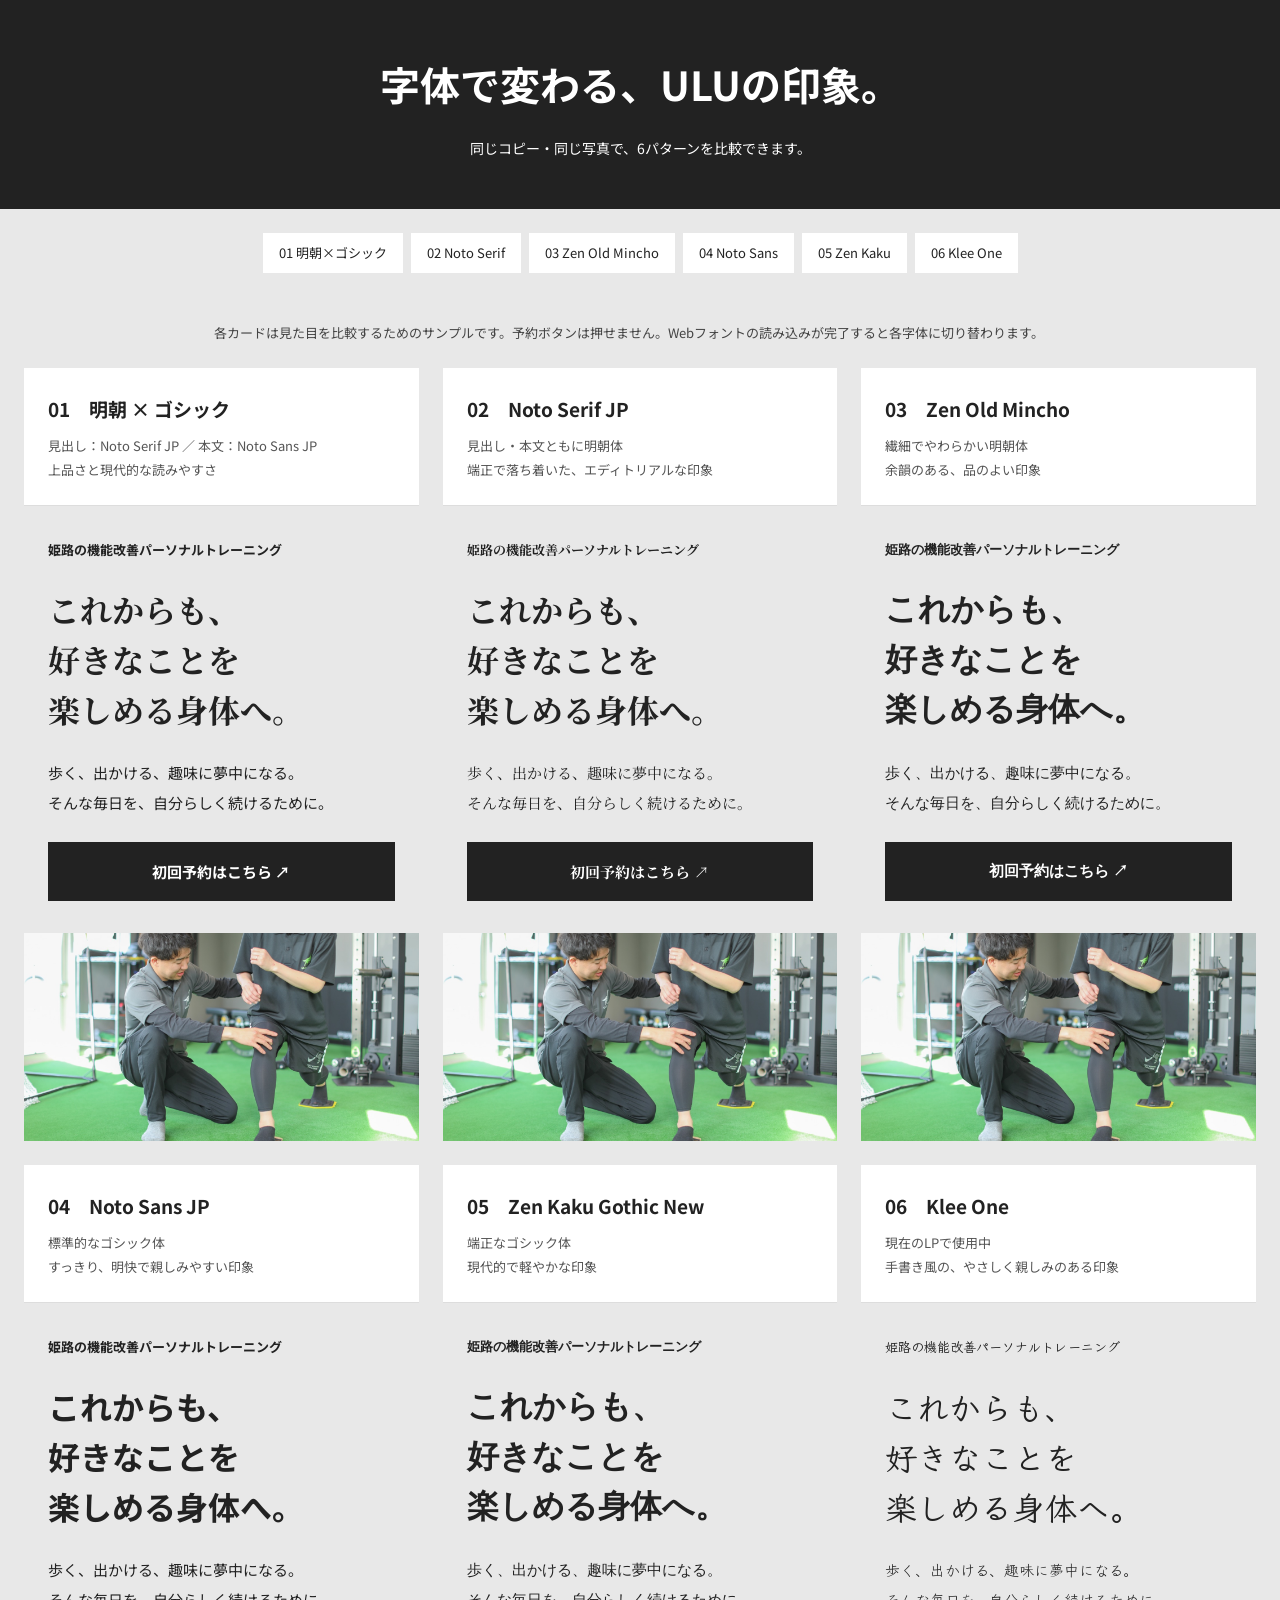
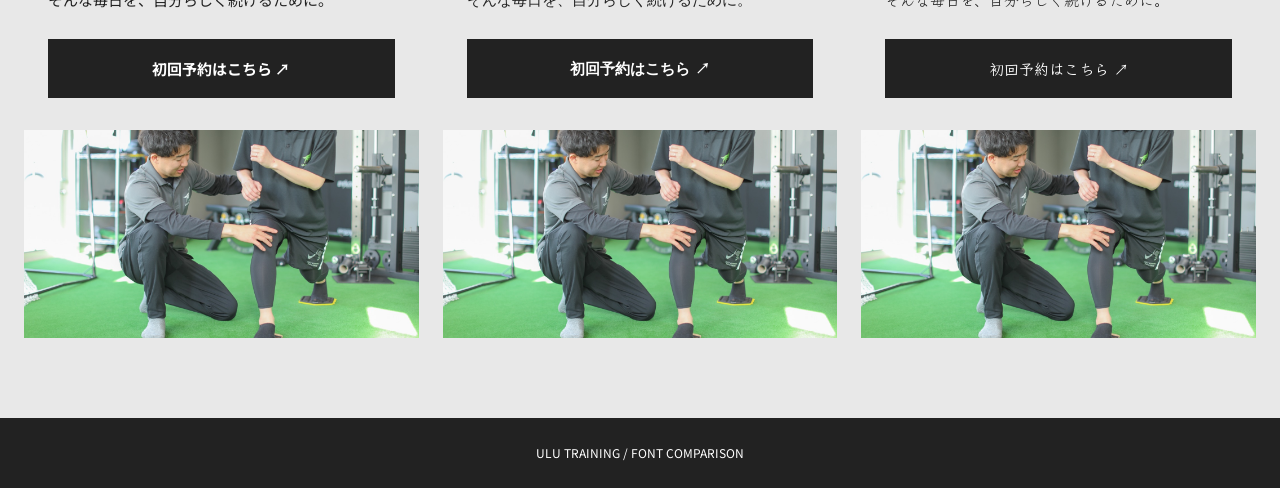
<file: font-preview.html>
<!doctype html>
<html lang="ja"><head><meta charset="utf-8"><meta name="viewport" content="width=device-width,initial-scale=1"><meta name="robots" content="noindex,nofollow"><title>ULU トレーニングLP｜字体の比較</title>
<link rel="preconnect" href="https://fonts.googleapis.com"><link rel="preconnect" href="https://fonts.gstatic.com" crossorigin><link href="https://fonts.googleapis.com/css2?family=Klee+One:wght@400;600&family=Noto+Sans+JP:wght@400;700&family=Noto+Serif+JP:wght@400;700&family=Zen+Kaku+Gothic+New:wght@400;700&family=Zen+Old+Mincho:wght@400;700&display=swap" rel="stylesheet">
<style>*{box-sizing:border-box}body{margin:0;background:#e8e8e8;color:#222;font-family:'Noto Sans JP',sans-serif;line-height:1.8}header{padding:48px 24px;text-align:center;background:#222;color:#fff}header h1{font-size:clamp(24px,5vw,40px);margin:0 0 16px}header p{margin:0;font-size:14px}nav{display:flex;gap:8px;flex-wrap:wrap;justify-content:center;padding:24px}nav a{background:#fff;color:#222;text-decoration:none;padding:8px 16px;font-size:13px}.grid{display:grid;grid-template-columns:repeat(auto-fit,minmax(min(100%,340px),1fr));gap:24px;max-width:1440px;margin:auto;padding:0 24px 80px}.card{background:#fff}.card-label{padding:24px;border-bottom:1px solid #ddd;font-family:'Noto Sans JP',sans-serif}.card-label b{font-size:19px}.card-label p{font-size:13px;color:#555;margin:8px 0 0}.sample{background:#e8e8e8;padding:32px 24px}.sample .eyebrow{font-size:13px;font-weight:700}.sample h2{font-size:32px;line-height:1.55;margin:24px 0;font-weight:700}.sample p{font-size:15px;line-height:2;margin:0 0 24px}.sample .button{display:block;background:#222;color:white;text-align:center;padding:16px;font-size:15px;font-weight:700}.photo{width:100%;height:208px;object-fit:cover;display:block}.noto-serif{font-family:'Noto Serif JP',serif}.zen-mincho{font-family:'Zen Old Mincho',serif}.noto-sans{font-family:'Noto Sans JP',sans-serif}.zen-kaku{font-family:'Zen Kaku Gothic New',sans-serif}.klee{font-family:'Klee One',cursive}.klee h2,.klee .button{font-weight:600}.mixed{font-family:'Noto Sans JP',sans-serif}.mixed h2{font-family:'Noto Serif JP',serif}.notice{padding:24px;max-width:900px;margin:auto;font-size:13px;color:#444}footer{text-align:center;padding:24px;background:#222;color:#fff;font-size:12px}</style></head><body>
<header><h1>字体で変わる、ULUの印象。</h1><p>同じコピー・同じ写真で、6パターンを比較できます。</p></header>
<nav><a href="#p1">01 明朝×ゴシック</a><a href="#p2">02 Noto Serif</a><a href="#p3">03 Zen Old Mincho</a><a href="#p4">04 Noto Sans</a><a href="#p5">05 Zen Kaku</a><a href="#p6">06 Klee One</a></nav>
<p class="notice">各カードは見た目を比較するためのサンプルです。予約ボタンは押せません。Webフォントの読み込みが完了すると各字体に切り替わります。</p><main class="grid">
<article class="card" id="p1"><div class="card-label"><b>01　明朝 × ゴシック</b><p>見出し：Noto Serif JP ／ 本文：Noto Sans JP<br>上品さと現代的な読みやすさ</p></div><div class="sample mixed"><div class="eyebrow">姫路の機能改善パーソナルトレーニング</div><h2>これからも、<br>好きなことを<br>楽しめる身体へ。</h2><p>歩く、出かける、趣味に夢中になる。<br>そんな毎日を、自分らしく続けるために。</p><span class="button">初回予約はこちら ↗</span></div><img class="photo" src="assets/movement.jpg" alt="トレーニングの様子"></article>
<article class="card" id="p2"><div class="card-label"><b>02　Noto Serif JP</b><p>見出し・本文ともに明朝体<br>端正で落ち着いた、エディトリアルな印象</p></div><div class="sample noto-serif"><div class="eyebrow">姫路の機能改善パーソナルトレーニング</div><h2>これからも、<br>好きなことを<br>楽しめる身体へ。</h2><p>歩く、出かける、趣味に夢中になる。<br>そんな毎日を、自分らしく続けるために。</p><span class="button">初回予約はこちら ↗</span></div><img class="photo" src="assets/movement.jpg" alt="トレーニングの様子"></article>
<article class="card" id="p3"><div class="card-label"><b>03　Zen Old Mincho</b><p>繊細でやわらかい明朝体<br>余韻のある、品のよい印象</p></div><div class="sample zen-mincho"><div class="eyebrow">姫路の機能改善パーソナルトレーニング</div><h2>これからも、<br>好きなことを<br>楽しめる身体へ。</h2><p>歩く、出かける、趣味に夢中になる。<br>そんな毎日を、自分らしく続けるために。</p><span class="button">初回予約はこちら ↗</span></div><img class="photo" src="assets/movement.jpg" alt="トレーニングの様子"></article>
<article class="card" id="p4"><div class="card-label"><b>04　Noto Sans JP</b><p>標準的なゴシック体<br>すっきり、明快で親しみやすい印象</p></div><div class="sample noto-sans"><div class="eyebrow">姫路の機能改善パーソナルトレーニング</div><h2>これからも、<br>好きなことを<br>楽しめる身体へ。</h2><p>歩く、出かける、趣味に夢中になる。<br>そんな毎日を、自分らしく続けるために。</p><span class="button">初回予約はこちら ↗</span></div><img class="photo" src="assets/movement.jpg" alt="トレーニングの様子"></article>
<article class="card" id="p5"><div class="card-label"><b>05　Zen Kaku Gothic New</b><p>端正なゴシック体<br>現代的で軽やかな印象</p></div><div class="sample zen-kaku"><div class="eyebrow">姫路の機能改善パーソナルトレーニング</div><h2>これからも、<br>好きなことを<br>楽しめる身体へ。</h2><p>歩く、出かける、趣味に夢中になる。<br>そんな毎日を、自分らしく続けるために。</p><span class="button">初回予約はこちら ↗</span></div><img class="photo" src="assets/movement.jpg" alt="トレーニングの様子"></article>
<article class="card" id="p6"><div class="card-label"><b>06　Klee One</b><p>現在のLPで使用中<br>手書き風の、やさしく親しみのある印象</p></div><div class="sample klee"><div class="eyebrow">姫路の機能改善パーソナルトレーニング</div><h2>これからも、<br>好きなことを<br>楽しめる身体へ。</h2><p>歩く、出かける、趣味に夢中になる。<br>そんな毎日を、自分らしく続けるために。</p><span class="button">初回予約はこちら ↗</span></div><img class="photo" src="assets/movement.jpg" alt="トレーニングの様子"></article>
</main><footer>ULU TRAINING / FONT COMPARISON</footer></body></html>
</file>
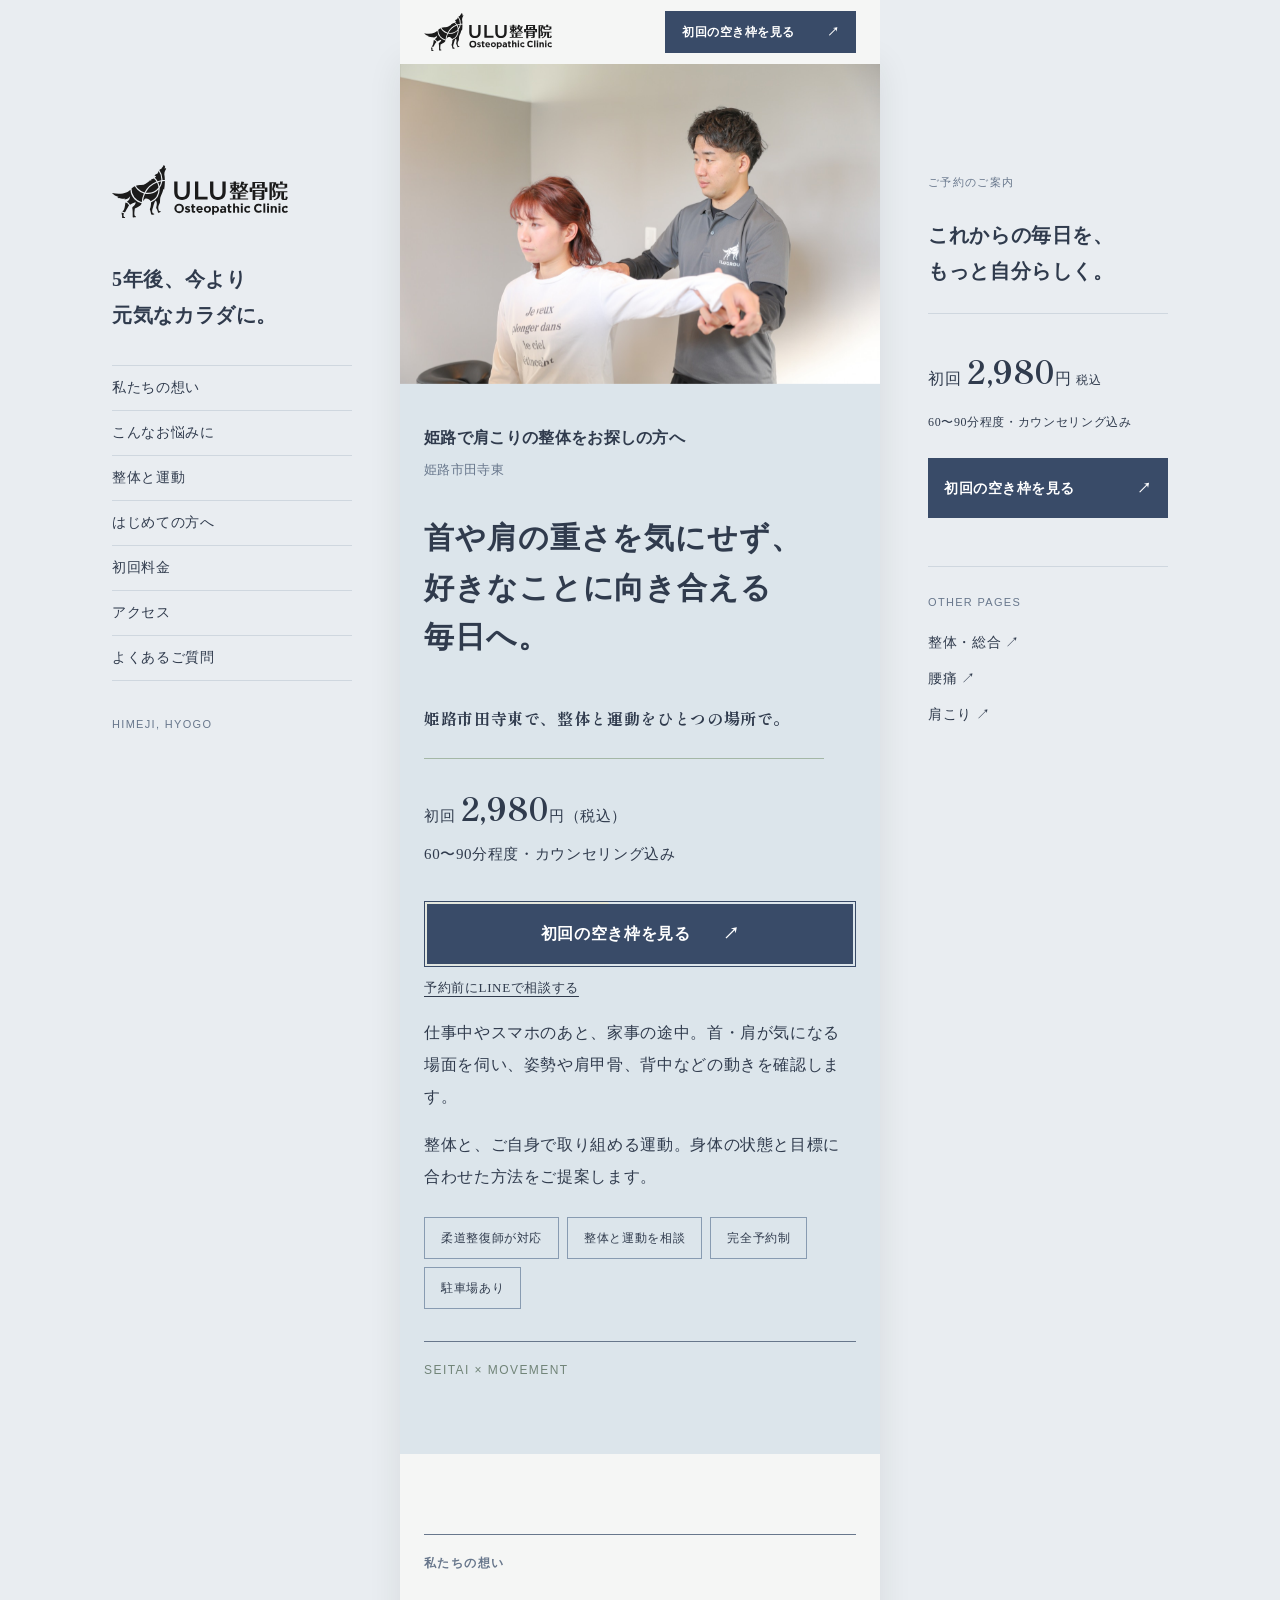
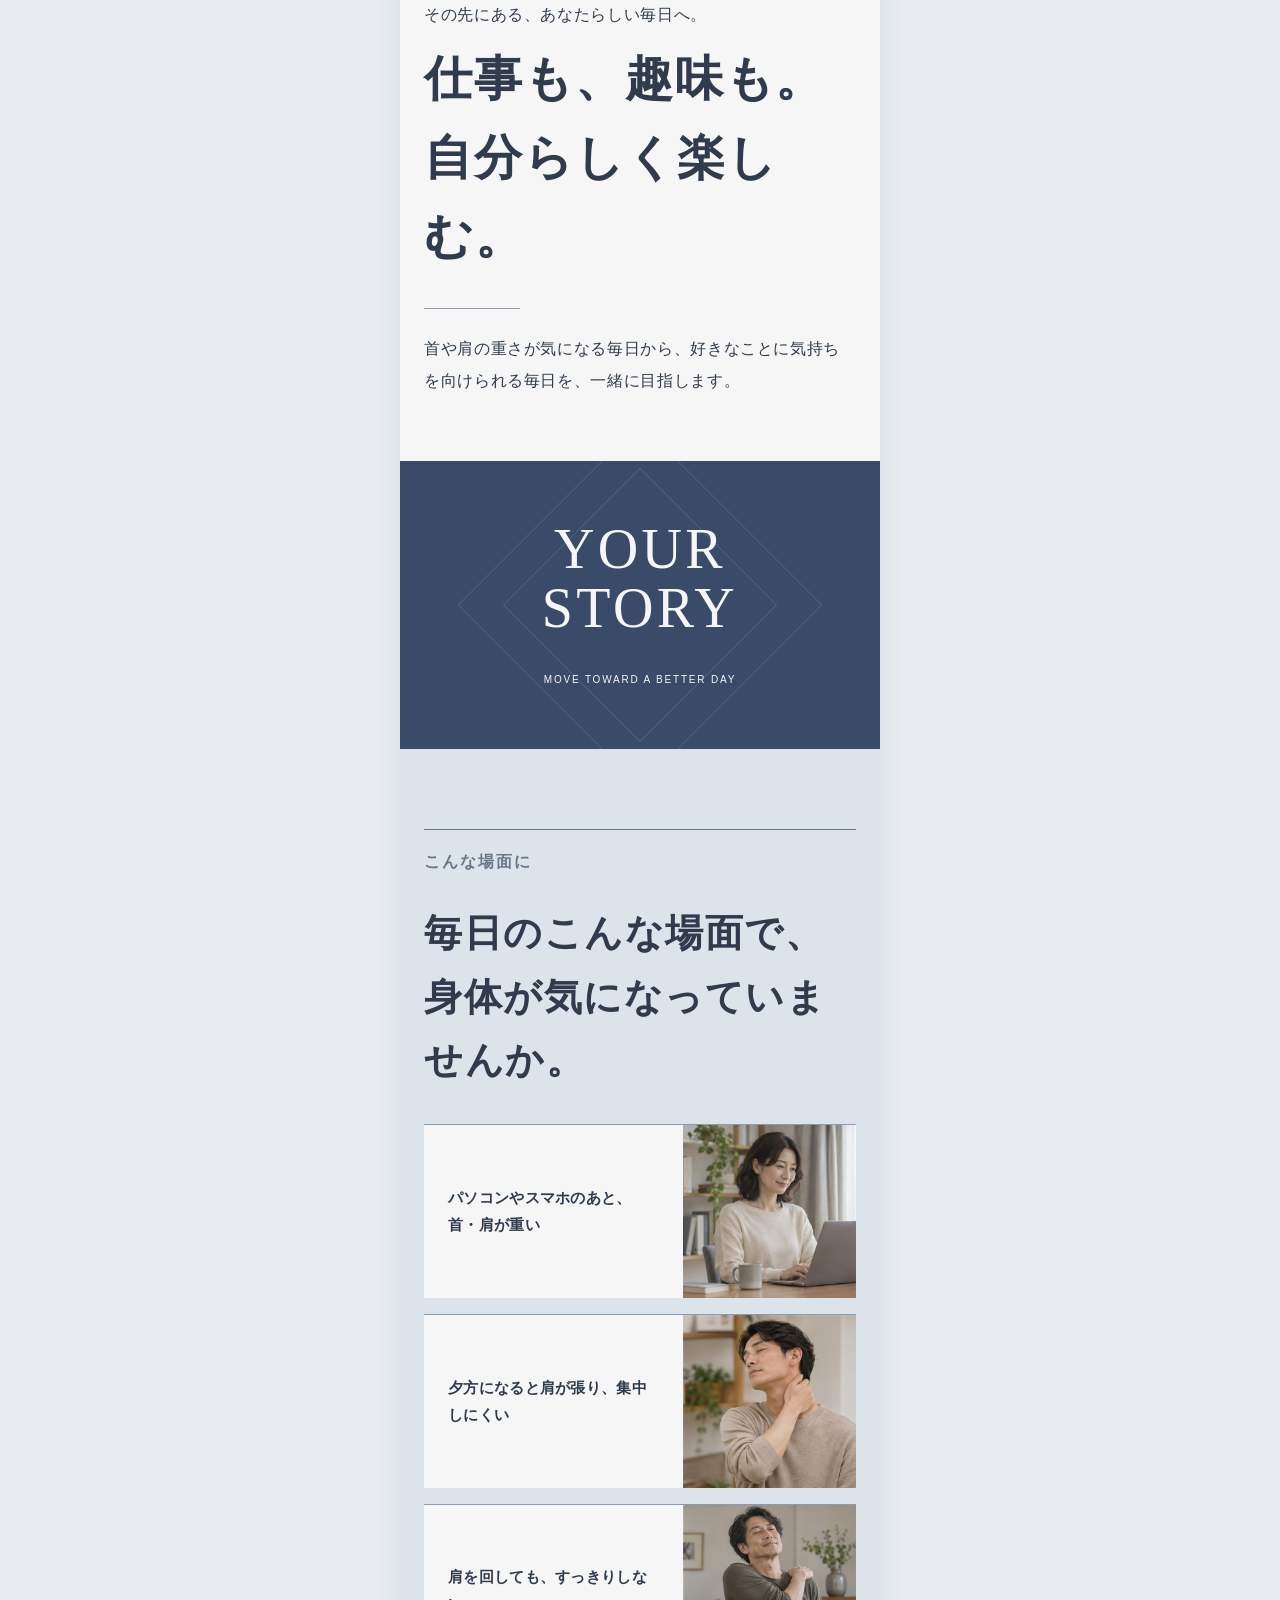
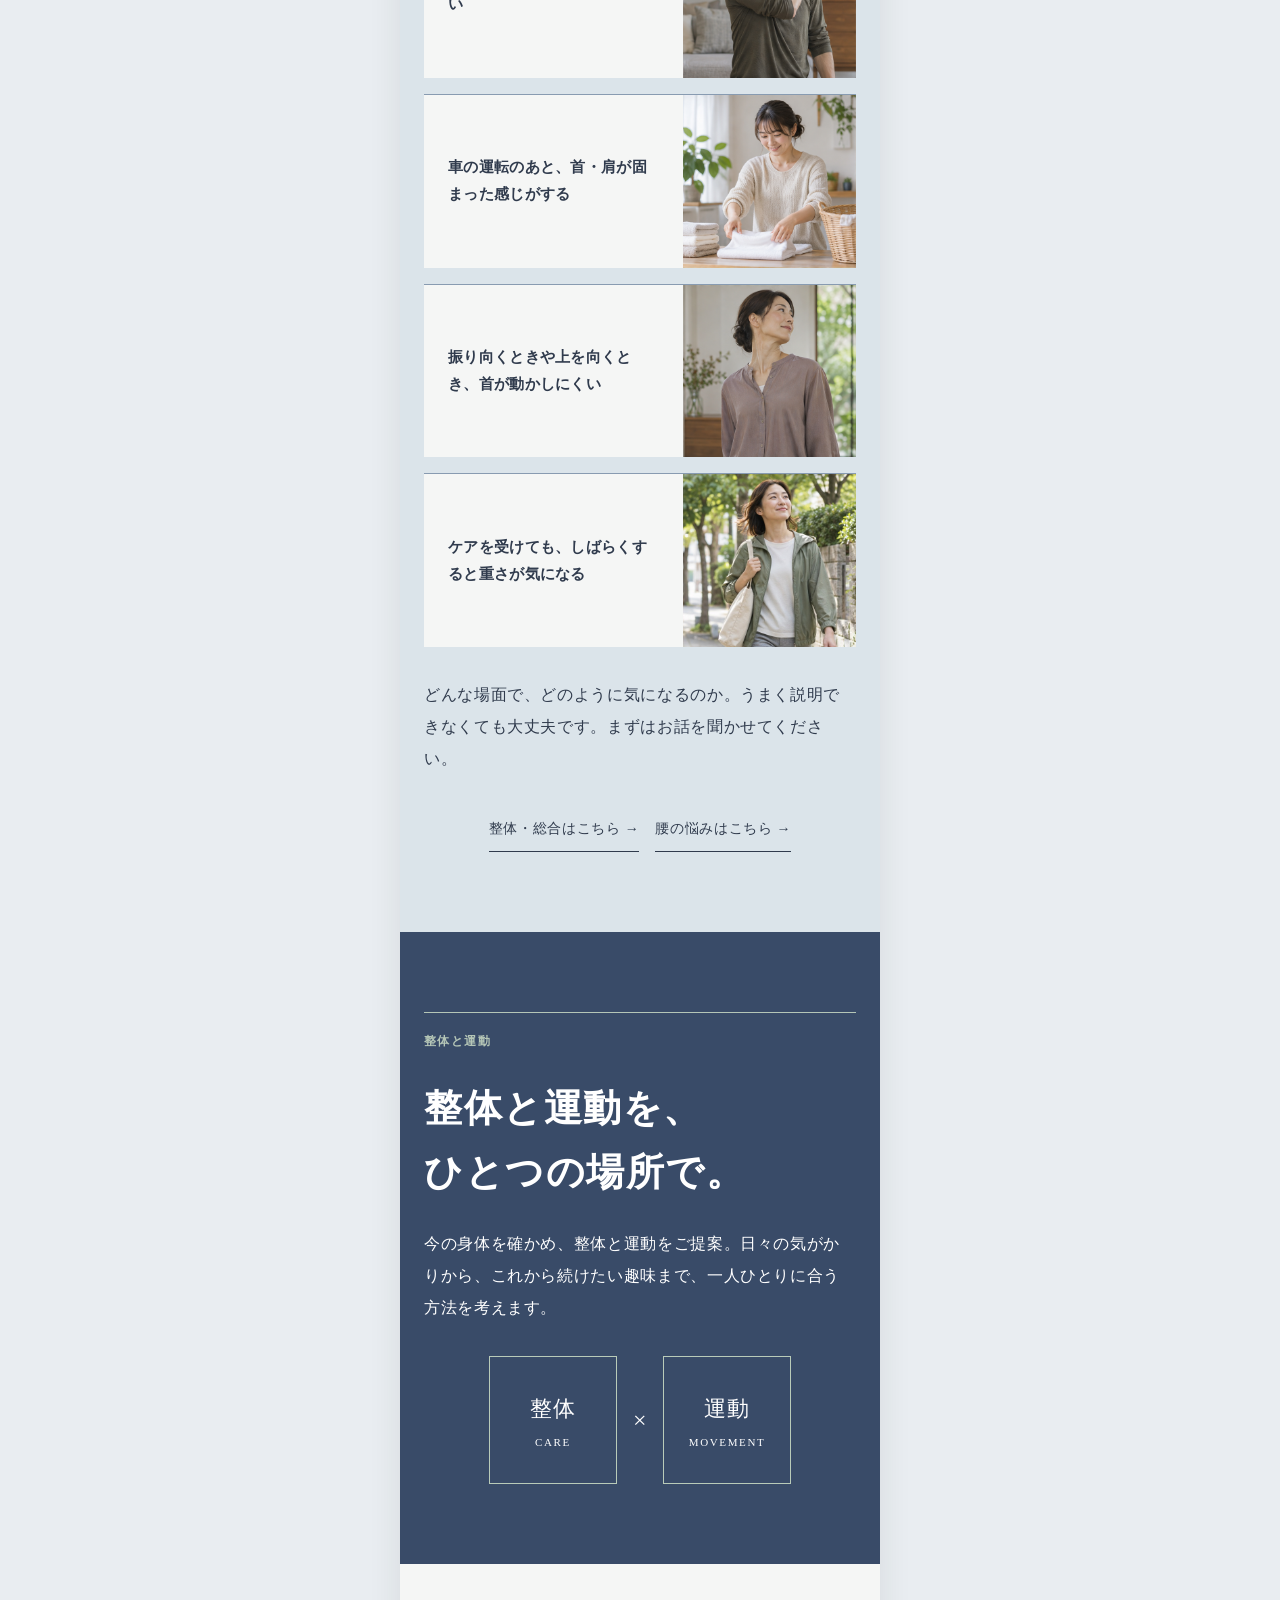
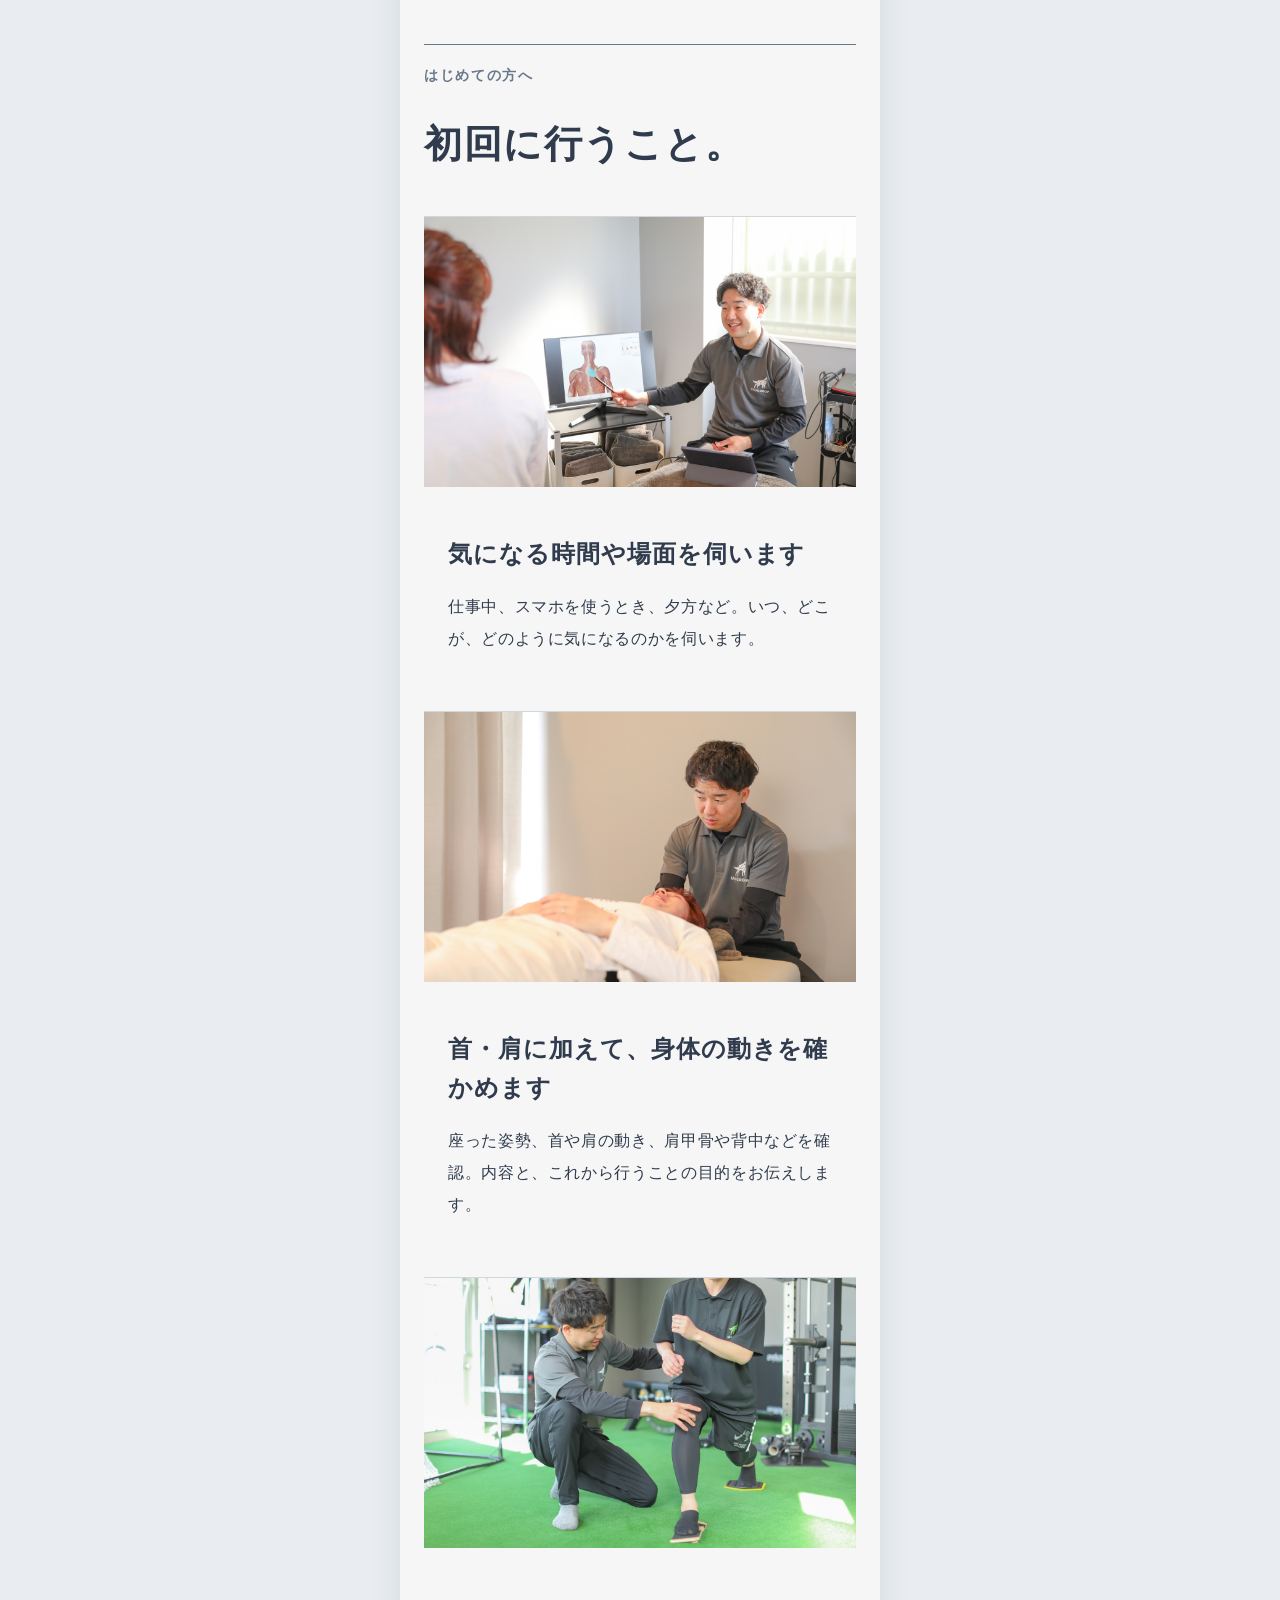
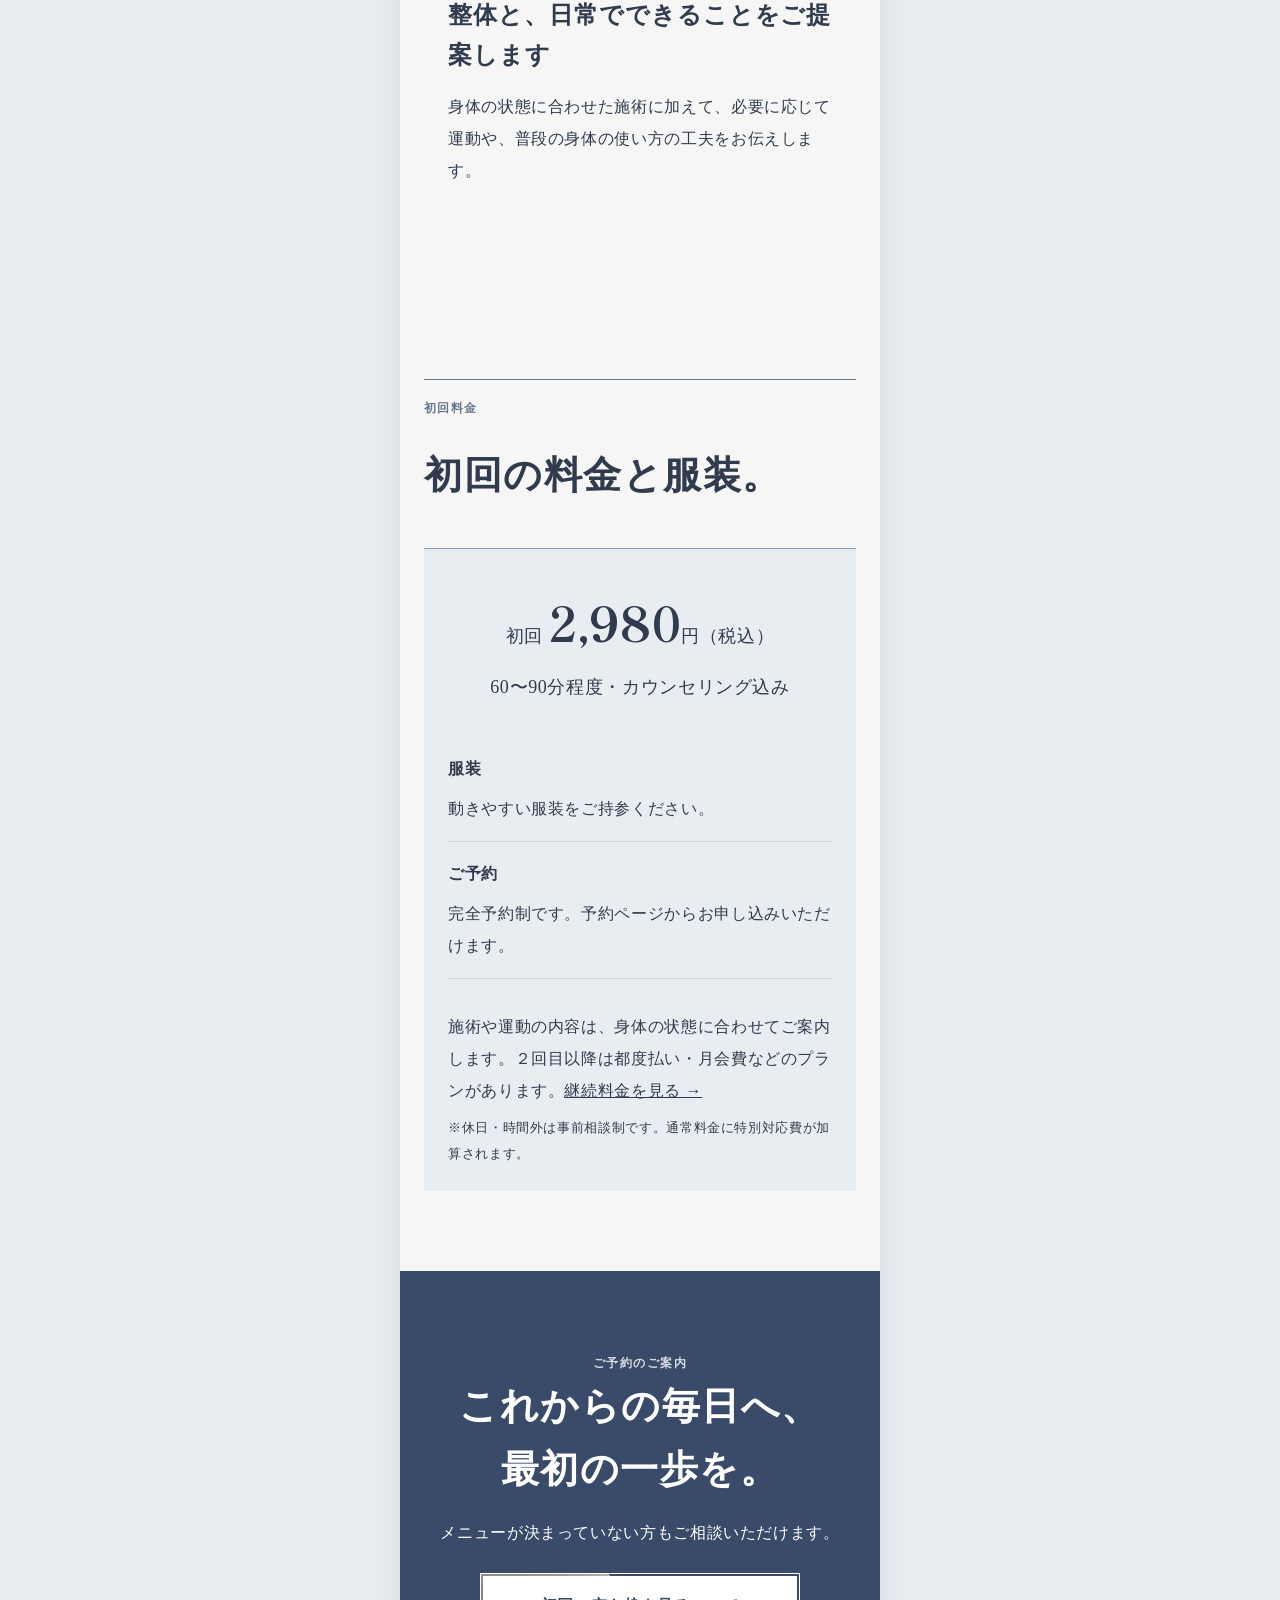
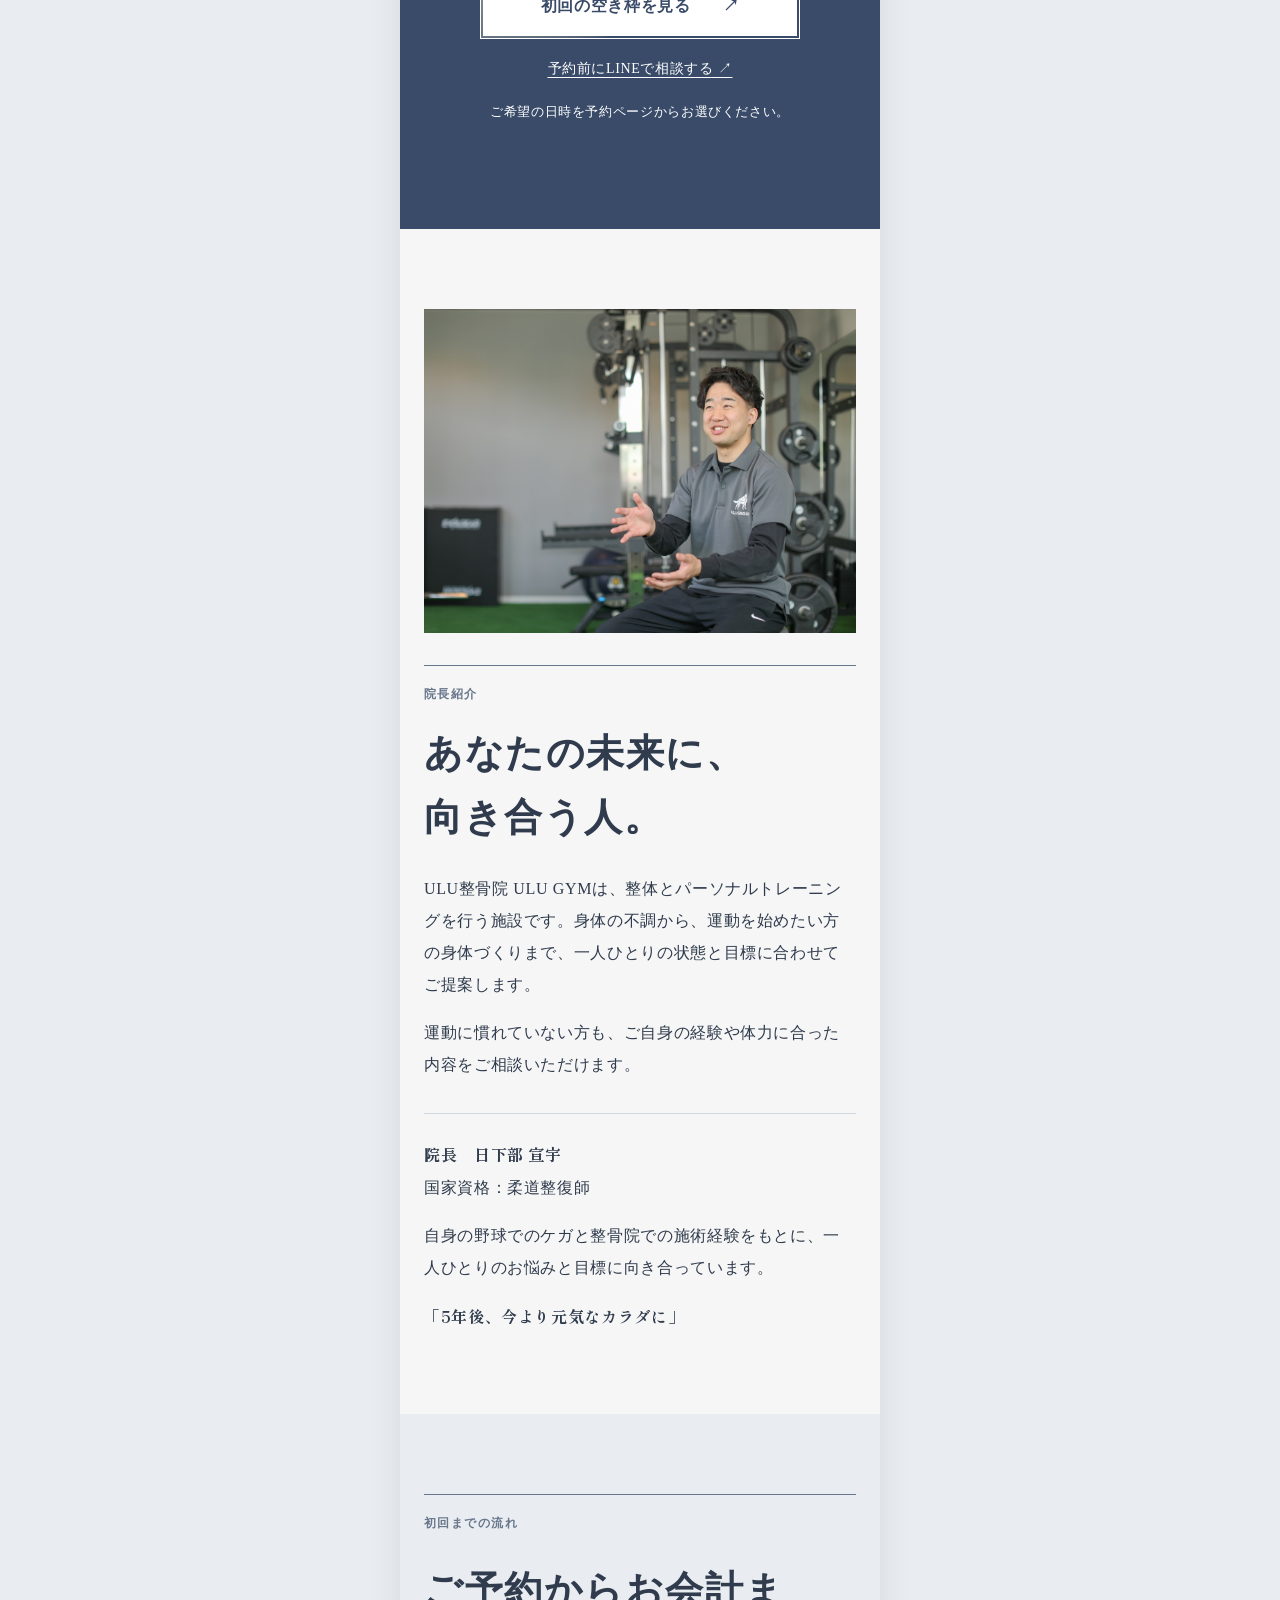
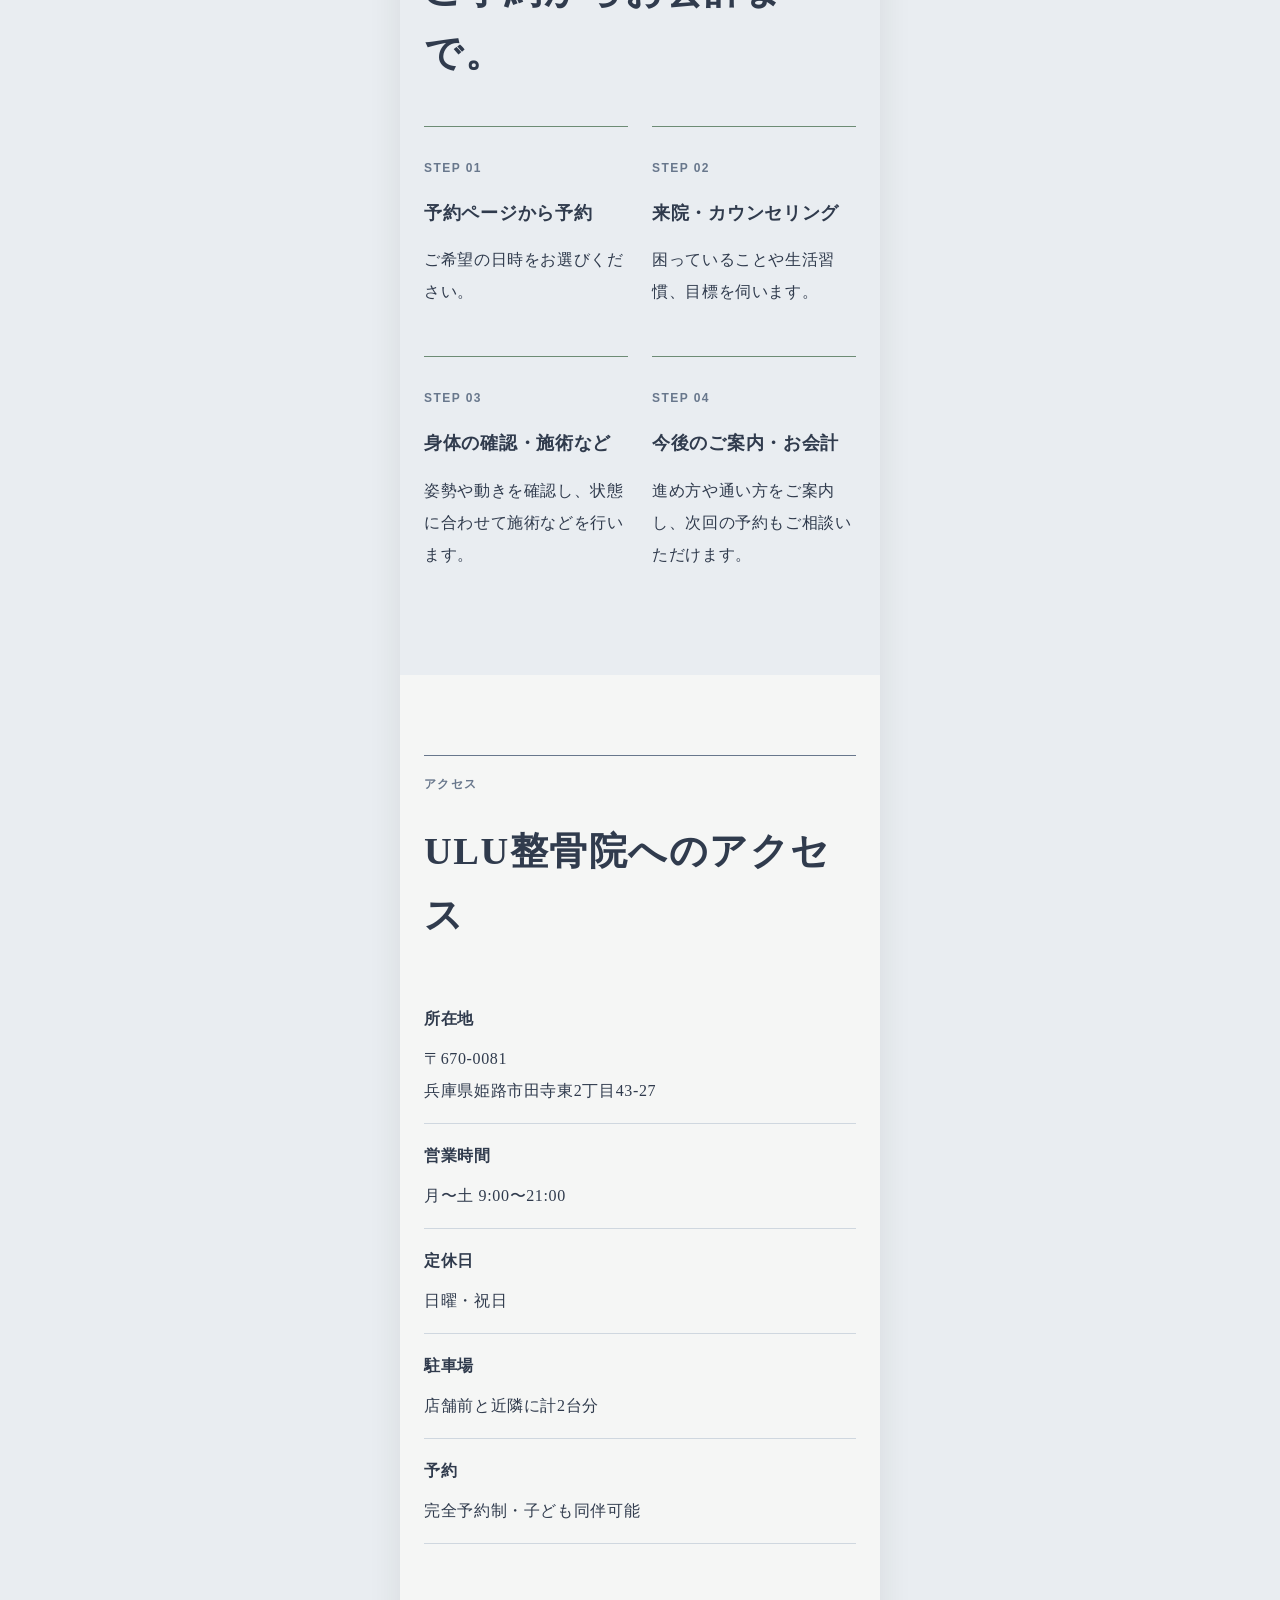
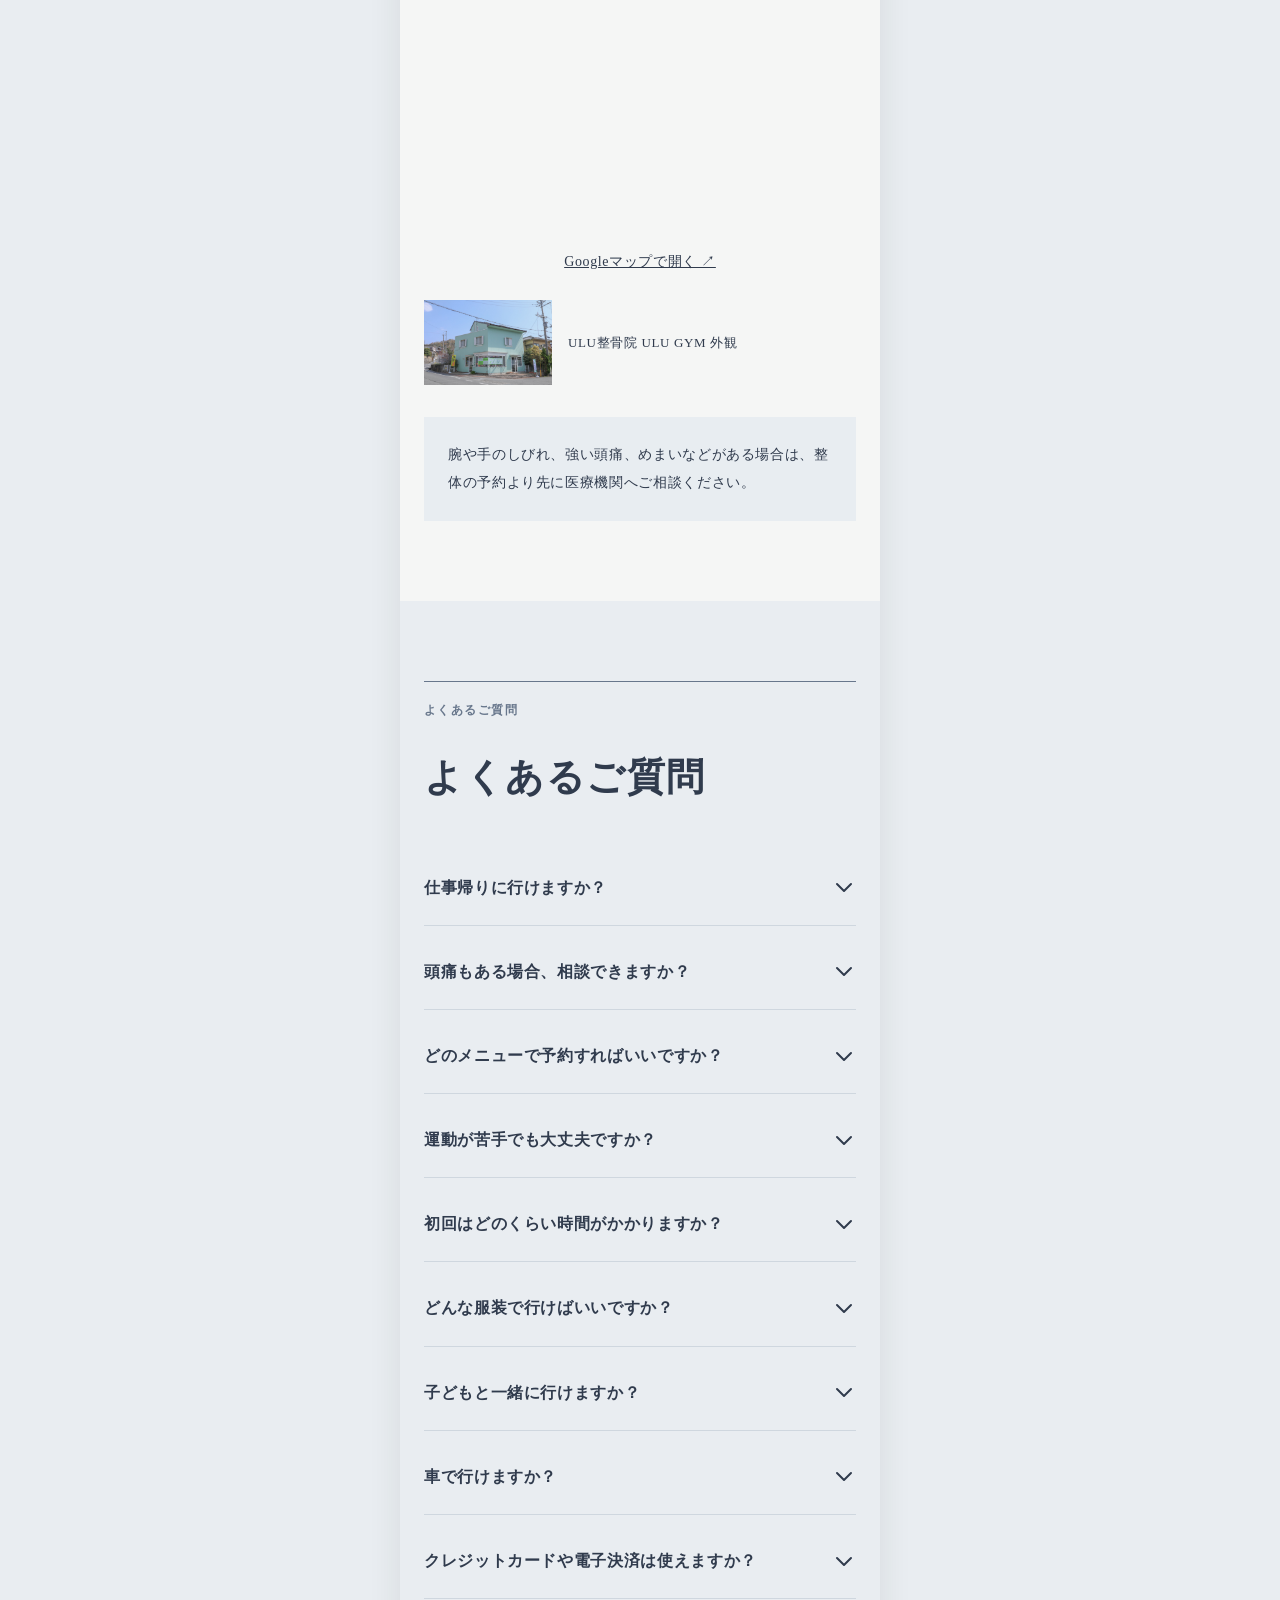
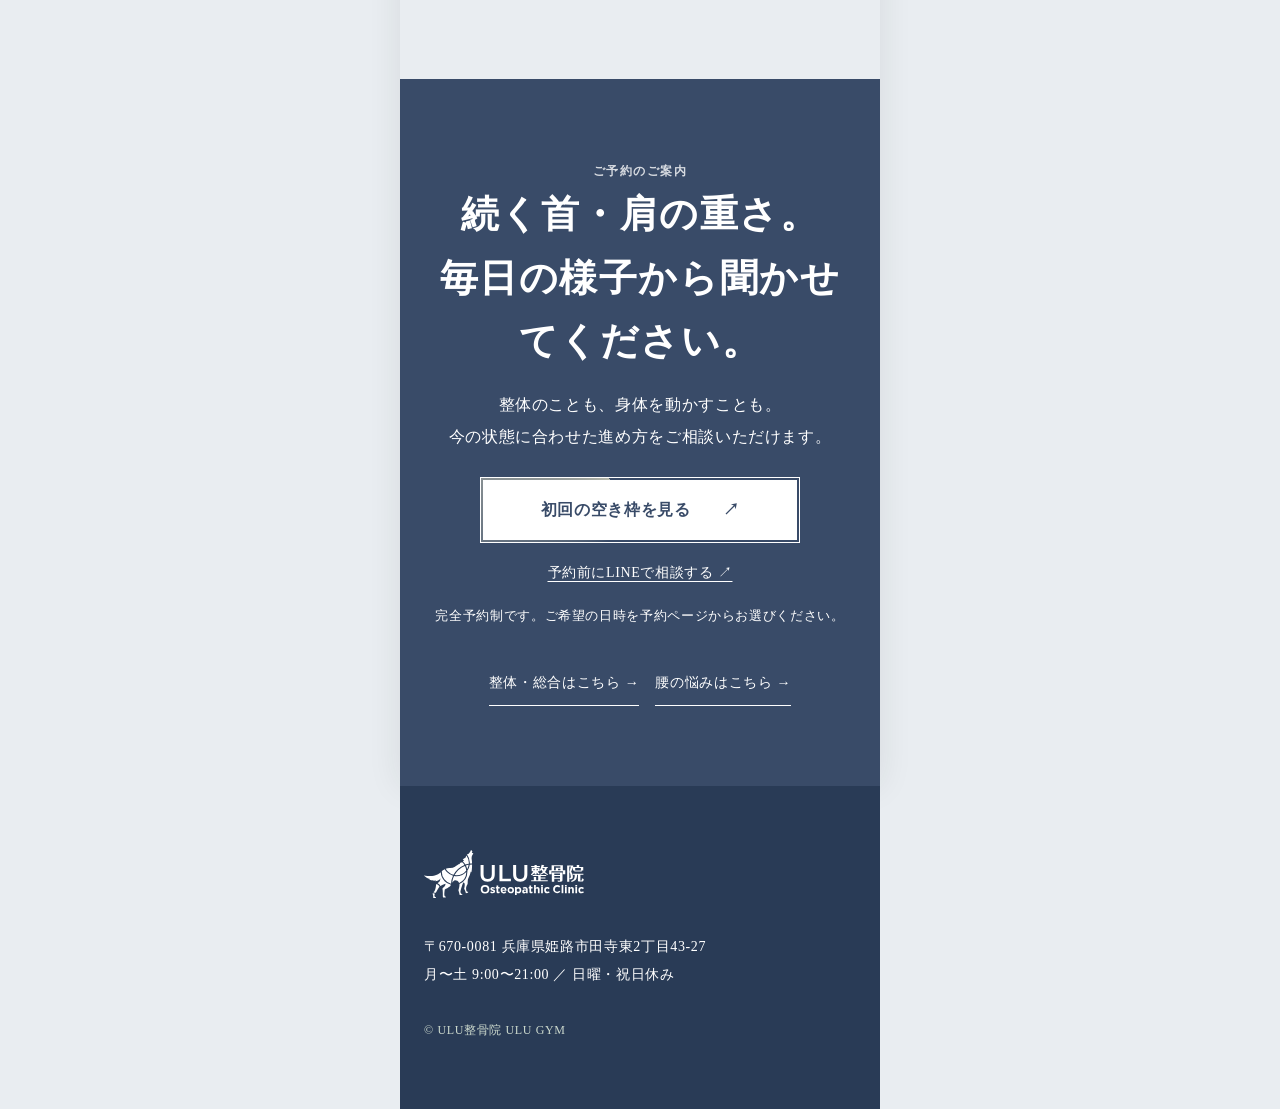
<file: shoulder.html>
<!doctype html><html lang="ja"><head><meta charset="utf-8"><meta name="viewport" content="width=device-width,initial-scale=1"><meta name="description" content="姫路で肩こりの整体をお探しの方へ。ULU整骨院は首や肩の状態を確認し、整体と運動で日々の身体づくりを支えます。"><title>姫路で肩こりの整体をお探しの方へ｜ULU整骨院</title><link rel="stylesheet" href="style.css?v=16"><script defer src="motion.js?v=1"></script><script>(function(w,d,s,l,i){w[l]=w[l]||[];w[l].push({'gtm.start':new Date().getTime(),event:'gtm.js'});var f=d.getElementsByTagName(s)[0],j=d.createElement(s),dl=l!='dataLayer'?'&l='+l:'';j.async=true;j.src='https://www.googletagmanager.com/gtm.js?id='+i+dl;f.parentNode.insertBefore(j,f);})(window,document,'script','dataLayer','GTM-WN6FW2GV');</script><script defer src="tracking.js?v=1"></script></head><body data-theme="shoulder"><noscript><iframe src="https://www.googletagmanager.com/ns.html?id=GTM-WN6FW2GV" height="0" width="0" style="display:none;visibility:hidden" title="Google Tag Manager"></iframe></noscript><header><a class="logo" href="index.html" aria-label="ULU整骨院 トップ"><img src="assets/ulu-clinic-logo-black.svg" alt="" width="136" height="40"></a><span>姫路市田寺東・完全予約制</span><a class="head-cta" href="https://appointment-system.net/book?src=lp_katakori">初回の空き枠を見る <b>↗</b></a></header><main id="app"><section id="top" class="hero"><div class="wrap hero-grid"><div class="hero-copy"><div class="eyebrow">姫路で肩こりの整体をお探しの方へ<span class="hero-location">姫路市田寺東</span></div><h1>首や肩の重さを気にせず、<br>好きなことに向き合える<br>毎日へ。</h1><p class="hero-promise">姫路市田寺東で、整体と運動をひとつの場所で。</p><div class="price-inline">初回 <strong>2,980</strong>円（税込）<br>60〜90分程度・カウンセリング込み</div><a class="button shimmer-button" href="https://appointment-system.net/book?src=lp_katakori"><span class="shimmer-spark" aria-hidden="true"><span class="shimmer-spin"></span></span><span class="shimmer-label">初回の空き枠を見る <span>↗</span></span></a><p class="note"><a href="https://lin.ee/pum599o">予約前にLINEで相談する</a></p><p>仕事中やスマホのあと、家事の途中。首・肩が気になる場面を伺い、姿勢や肩甲骨、背中などの動きを確認します。</p><p>整体と、ご自身で取り組める運動。身体の状態と目標に合わせた方法をご提案します。</p><div class="tags"><span>柔道整復師が対応</span><span>整体と運動を相談</span><span>完全予約制</span><span>駐車場あり</span></div><div class="hero-kicker">SEITAI <span>×</span> MOVEMENT</div></div><div class="hero-photo"><img src="assets/shoulder-check.jpg" alt="肩の動きを確認する様子"></div></div></section><section id="vision" class="story-intro"><div class="wrap story-wrap"><div class="story-content"><div class="story-label">私たちの想い</div><p class="story-overline">その先にある、あなたらしい毎日へ。</p><h2>仕事も、趣味も。<br>自分らしく楽しむ。</h2><div class="story-line"></div><p>首や肩の重さが気になる毎日から、好きなことに気持ちを向けられる毎日を、一緒に目指します。</p></div><div class="story-image" aria-hidden="true"><span>YOUR<br>STORY</span><small>MOVE TOWARD A BETTER DAY</small></div></div></section><section id="scenes" class="section scene-section"><div class="wrap"><div class="section-head"><div class="en scene-heading">こんな場面に</div><h2>毎日のこんな場面で、<br>身体が気になっていませんか。</h2></div><div class="scenes"><div class="scene"><div class="scene-copy"><h3 class="scene-title">パソコンやスマホのあと、首・肩が重い</h3></div><div class="scene-photo" aria-hidden="true" style="background-image:url(assets/scene-grid-a.png);background-position:0% 100%"></div></div><div class="scene"><div class="scene-copy"><h3 class="scene-title">夕方になると肩が張り、集中しにくい</h3></div><div class="scene-photo" aria-hidden="true" style="background-image:url(assets/scene-grid-b.png);background-position:100% 100%"></div></div><div class="scene"><div class="scene-copy"><h3 class="scene-title">肩を回しても、すっきりしない</h3></div><div class="scene-photo" aria-hidden="true" style="background-image:url(assets/scene-grid-a.png);background-position:50% 100%"></div></div><div class="scene"><div class="scene-copy"><h3 class="scene-title">車の運転のあと、首・肩が固まった感じがする</h3></div><div class="scene-photo" aria-hidden="true" style="background-image:url(assets/scene-grid-b.png);background-position:0% 0%"></div></div><div class="scene"><div class="scene-copy"><h3 class="scene-title">振り向くときや上を向くとき、首が動かしにくい</h3></div><div class="scene-photo" aria-hidden="true" style="background-image:url(assets/scene-grid-a.png);background-position:100% 100%"></div></div><div class="scene"><div class="scene-copy"><h3 class="scene-title">ケアを受けても、しばらくすると重さが気になる</h3></div><div class="scene-photo" aria-hidden="true" style="background-image:url(assets/life-scenes.jpg);background-position:100% 100%"></div></div></div><p class="after">どんな場面で、どのように気になるのか。うまく説明できなくても大丈夫です。まずはお話を聞かせてください。</p><div class="links"><a href="index.html">整体・総合はこちら →</a><a href="back.html">腰の悩みはこちら →</a></div></div></section><section id="method" class="feature-section"><div class="wrap feature-wrap"><div><span class="feature-label">整体と運動</span><h2>整体と運動を、<br>ひとつの場所で。</h2><p>今の身体を確かめ、整体と運動をご提案。日々の気がかりから、これから続けたい趣味まで、一人ひとりに合う方法を考えます。</p></div><div class="feature-pair"><span>整体<small>CARE</small></span><b>×</b><span>運動<small>MOVEMENT</small></span></div></div></section><section id="first-visit" class="section soft first-section"><div class="wrap"><div class="section-head"><div class="en point-heading">はじめての方へ</div><h2>初回に行うこと。</h2></div><div class="points"><div class="point"><img src="assets/consultation.jpg" alt="身体についてお話を伺う様子" loading="lazy"><div class="point-copy"><h3>気になる時間や場面を伺います</h3><p>仕事中、スマホを使うとき、夕方など。いつ、どこが、どのように気になるのかを伺います。</p></div></div><div class="point"><img src="assets/treatment.jpg" alt="施術の様子" loading="lazy"><div class="point-copy"><h3>首・肩に加えて、身体の動きを確かめます</h3><p>座った姿勢、首や肩の動き、肩甲骨や背中などを確認。内容と、これから行うことの目的をお伝えします。</p></div></div><div class="point"><img src="assets/movement.jpg" alt="身体の動かし方を確認する様子" loading="lazy"><div class="point-copy"><h3>整体と、日常でできることをご提案します</h3><p>身体の状態に合わせた施術に加えて、必要に応じて運動や、普段の身体の使い方の工夫をお伝えします。</p></div></div></div></div></section><section id="price" class="section"><div class="wrap"><div class="section-head"><div class="en">初回料金</div><h2>初回の料金と服装。</h2></div><div class="pricebox"><div class="price-number">初回 <strong>2,980</strong>円（税込）<br><span>60〜90分程度・カウンセリング込み</span></div><dl><div><dt>服装</dt><dd>動きやすい服装をご持参ください。</dd></div><div><dt>ご予約</dt><dd>完全予約制です。予約ページからお申し込みいただけます。</dd></div></dl><p>施術や運動の内容は、身体の状態に合わせてご案内します。２回目以降は都度払い・月会費などのプランがあります。<a href="https://ulu-gym-seikotsu.com/introduce/price/">継続料金を見る →</a></p><p class="note">※休日・時間外は事前相談制です。通常料金に特別対応費が加算されます。</p></div></div></section><section class="cta"><div class="en">ご予約のご案内</div><h2>これからの毎日へ、<br>最初の一歩を。</h2><p>メニューが決まっていない方もご相談いただけます。</p><a class="button shimmer-button" href="https://appointment-system.net/book?src=lp_katakori"><span class="shimmer-spark" aria-hidden="true"><span class="shimmer-spin"></span></span><span class="shimmer-label">初回の空き枠を見る <span>↗</span></span></a><p class="line-consult"><a href="https://lin.ee/pum599o">予約前にLINEで相談する ↗</a></p><p class="note">ご希望の日時を予約ページからお選びください。</p></section><section class="section"><div class="wrap about"><img src="assets/director.jpg" alt="ULU整骨院 院長の紹介" loading="lazy"><div><div class="en">院長紹介</div><h2>あなたの未来に、<br>向き合う人。</h2><p>ULU整骨院 ULU GYMは、整体とパーソナルトレーニングを行う施設です。身体の不調から、運動を始めたい方の身体づくりまで、一人ひとりの状態と目標に合わせてご提案します。</p><p>運動に慣れていない方も、ご自身の経験や体力に合った内容をご相談いただけます。</p><div class="name"><b>院長　日下部 宣宇</b><br>国家資格：柔道整復師<p>自身の野球でのケガと整骨院での施術経験をもとに、一人ひとりのお悩みと目標に向き合っています。</p><b>「5年後、今より元気なカラダに」</b></div></div></div></section><section class="section soft"><div class="wrap"><div class="section-head"><div class="en">初回までの流れ</div><h2>ご予約からお会計まで。</h2></div><div class="steps"><div class="step"><b>STEP 01</b><h3>予約ページから予約</h3><p>ご希望の日時をお選びください。</p></div><div class="step"><b>STEP 02</b><h3>来院・カウンセリング</h3><p>困っていることや生活習慣、目標を伺います。</p></div><div class="step"><b>STEP 03</b><h3>身体の確認・施術など</h3><p>姿勢や動きを確認し、状態に合わせて施術などを行います。</p></div><div class="step"><b>STEP 04</b><h3>今後のご案内・お会計</h3><p>進め方や通い方をご案内し、次回の予約もご相談いただけます。</p></div></div></div></section><section id="access" class="section"><div class="wrap"><div class="section-head"><div class="en">アクセス</div><h2>ULU整骨院へのアクセス</h2></div><div class="access"><div><dl><div><dt>所在地</dt><dd>〒670-0081<br>兵庫県姫路市田寺東2丁目43-27</dd></div><div><dt>営業時間</dt><dd>月〜土 9:00〜21:00</dd></div><div><dt>定休日</dt><dd>日曜・祝日</dd></div><div><dt>駐車場</dt><dd>店舗前と近隣に計2台分</dd></div><div><dt>予約</dt><dd>完全予約制・子ども同伴可能</dd></div></dl></div><div><iframe class="map" title="ULU整骨院の地図" loading="lazy" src="https://maps.google.com/maps?q=%E5%85%B5%E5%BA%AB%E7%9C%8C%E5%A7%AB%E8%B7%AF%E5%B8%82%E7%94%B0%E5%AF%BA%E6%9D%B12%E4%B8%81%E7%9B%AE43-27&output=embed"></iframe><a class="map-link" href="https://www.google.com/maps/search/?api=1&amp;query=34.8591765%2C134.6760666">Googleマップで開く ↗</a></div></div><div class="access-photo"><img src="assets/clinic.jpg" alt="ULU整骨院 ULU GYMの外観" loading="lazy"><span>ULU整骨院 ULU GYM 外観</span></div><div class="warning">腕や手のしびれ、強い頭痛、めまいなどがある場合は、整体の予約より先に医療機関へご相談ください。</div></div></section><section id="faq" class="section soft"><div class="wrap"><div class="section-head"><div class="en">よくあるご質問</div><h2>よくあるご質問</h2></div><div class="faq"><details class="group"><summary><span>仕事帰りに行けますか？</span><svg aria-hidden="true" xmlns="http://www.w3.org/2000/svg" fill="none" viewBox="0 0 24 24" stroke="currentColor"><path stroke-linecap="round" stroke-linejoin="round" stroke-width="2" d="M19 9l-7 7-7-7" /></svg></summary><div class="answer"><p>月〜土は21時まで営業しています。初回は60〜90分程度かかりますので、開始時間は<a href="https://lin.ee/pum599o">LINEでご相談ください</a>。</p></div></details><details class="group"><summary><span>頭痛もある場合、相談できますか？</span><svg aria-hidden="true" xmlns="http://www.w3.org/2000/svg" fill="none" viewBox="0 0 24 24" stroke="currentColor"><path stroke-linecap="round" stroke-linejoin="round" stroke-width="2" d="M19 9l-7 7-7-7" /></svg></summary><div class="answer"><p>ご相談は受け付けていますが、整体で頭痛がよくなることをお約束するものではありません。強い頭痛やいつもと違う頭痛がある場合は先に医療機関へご相談ください。</p></div></details><details class="group"><summary><span>どのメニューで予約すればいいですか？</span><svg aria-hidden="true" xmlns="http://www.w3.org/2000/svg" fill="none" viewBox="0 0 24 24" stroke="currentColor"><path stroke-linecap="round" stroke-linejoin="round" stroke-width="2" d="M19 9l-7 7-7-7" /></svg></summary><div class="answer"><p>迷う場合は、<a href="https://lin.ee/pum599o">LINEでお悩みやご希望をお知らせください</a>。身体の状態と目的を伺い、合う内容をご提案します。</p></div></details><details class="group"><summary><span>運動が苦手でも大丈夫ですか？</span><svg aria-hidden="true" xmlns="http://www.w3.org/2000/svg" fill="none" viewBox="0 0 24 24" stroke="currentColor"><path stroke-linecap="round" stroke-linejoin="round" stroke-width="2" d="M19 9l-7 7-7-7" /></svg></summary><div class="answer"><p>運動経験や体力、身体の状態に合わせた内容をご提案します。運動に慣れていない方もご相談ください。</p></div></details><details class="group"><summary><span>初回はどのくらい時間がかかりますか？</span><svg aria-hidden="true" xmlns="http://www.w3.org/2000/svg" fill="none" viewBox="0 0 24 24" stroke="currentColor"><path stroke-linecap="round" stroke-linejoin="round" stroke-width="2" d="M19 9l-7 7-7-7" /></svg></summary><div class="answer"><p>カウンセリングを含めて60〜90分程度です。時間に余裕をもってお越しください。</p></div></details><details class="group"><summary><span>どんな服装で行けばいいですか？</span><svg aria-hidden="true" xmlns="http://www.w3.org/2000/svg" fill="none" viewBox="0 0 24 24" stroke="currentColor"><path stroke-linecap="round" stroke-linejoin="round" stroke-width="2" d="M19 9l-7 7-7-7" /></svg></summary><div class="answer"><p>Tシャツやジャージなど、動きやすい服装をご持参ください。</p></div></details><details class="group"><summary><span>子どもと一緒に行けますか？</span><svg aria-hidden="true" xmlns="http://www.w3.org/2000/svg" fill="none" viewBox="0 0 24 24" stroke="currentColor"><path stroke-linecap="round" stroke-linejoin="round" stroke-width="2" d="M19 9l-7 7-7-7" /></svg></summary><div class="answer"><p>はい。子ども同伴でお越しいただけます。ご予約時にお知らせください。</p></div></details><details class="group"><summary><span>車で行けますか？</span><svg aria-hidden="true" xmlns="http://www.w3.org/2000/svg" fill="none" viewBox="0 0 24 24" stroke="currentColor"><path stroke-linecap="round" stroke-linejoin="round" stroke-width="2" d="M19 9l-7 7-7-7" /></svg></summary><div class="answer"><p>はい。店舗前と近隣に、計2台分の駐車場があります。</p></div></details><details class="group"><summary><span>クレジットカードや電子決済は使えますか？</span><svg aria-hidden="true" xmlns="http://www.w3.org/2000/svg" fill="none" viewBox="0 0 24 24" stroke="currentColor"><path stroke-linecap="round" stroke-linejoin="round" stroke-width="2" d="M19 9l-7 7-7-7" /></svg></summary><div class="answer"><p>はい。クレジットカード・電子決済に対応しています。</p></div></details></div></div></section><section class="cta"><div class="en">ご予約のご案内</div><h2>続く首・肩の重さ。<br>毎日の様子から聞かせてください。</h2><p>整体のことも、身体を動かすことも。<br>今の状態に合わせた進め方をご相談いただけます。</p><a class="button shimmer-button" href="https://appointment-system.net/book?src=lp_katakori"><span class="shimmer-spark" aria-hidden="true"><span class="shimmer-spin"></span></span><span class="shimmer-label">初回の空き枠を見る <span>↗</span></span></a><p class="line-consult"><a href="https://lin.ee/pum599o">予約前にLINEで相談する ↗</a></p><p class="note">完全予約制です。ご希望の日時を予約ページからお選びください。</p><div class="links"><a href="index.html">整体・総合はこちら →</a><a href="back.html">腰の悩みはこちら →</a></div></section></main><footer><div class="wrap"><a class="logo" href="index.html" aria-label="ULU整骨院 トップ"><img src="assets/ulu-clinic-logo-white.svg" alt="" width="160" height="48"></a><p>〒670-0081 兵庫県姫路市田寺東2丁目43-27<br>月〜土 9:00〜21:00 ／ 日曜・祝日休み</p><small>© ULU整骨院 ULU GYM</small></div></footer><aside class="mobile-booking" aria-label="初回予約"><div><span>初回</span><strong>2,980円</strong><small>（税込）</small></div><a href="https://appointment-system.net/book?src=lp_katakori">初回の空き枠を見る <span aria-hidden="true">↗</span></a></aside><aside class="desktop-left" aria-label="ページ内のご案内"><div class="rail-inner"><a class="rail-brand" href="#top" aria-label="ページの先頭へ"><img src="assets/ulu-clinic-logo-black.svg" alt="ULU整骨院" width="176" height="56"></a><p class="rail-intro">5年後、今より<br>元気なカラダに。</p><nav aria-label="ページ内メニュー"><a href="#vision">私たちの想い</a><a href="#scenes">こんなお悩みに</a><a href="#method">整体と運動</a><a href="#first-visit">はじめての方へ</a><a href="#price">初回料金</a><a href="#access">アクセス</a><a href="#faq">よくあるご質問</a></nav><span class="rail-location">HIMEJI, HYOGO</span></div></aside><aside class="desktop-right" aria-label="ご予約と関連ページ"><div class="rail-inner"><p class="rail-label">ご予約のご案内</p><p class="rail-heading">これからの毎日を、<br>もっと自分らしく。</p><div class="rail-price">初回 <strong>2,980</strong>円 <small>税込</small></div><p class="rail-note">60〜90分程度・カウンセリング込み</p><a class="rail-book" href="https://appointment-system.net/book?src=lp_katakori">初回の空き枠を見る <span aria-hidden="true">↗</span></a><div class="rail-links"><span>OTHER PAGES</span><a href="index.html">整体・総合 ↗</a><a href="back.html">腰痛 ↗</a><a href="shoulder.html">肩こり ↗</a></div></div></aside></body></html>
</file>
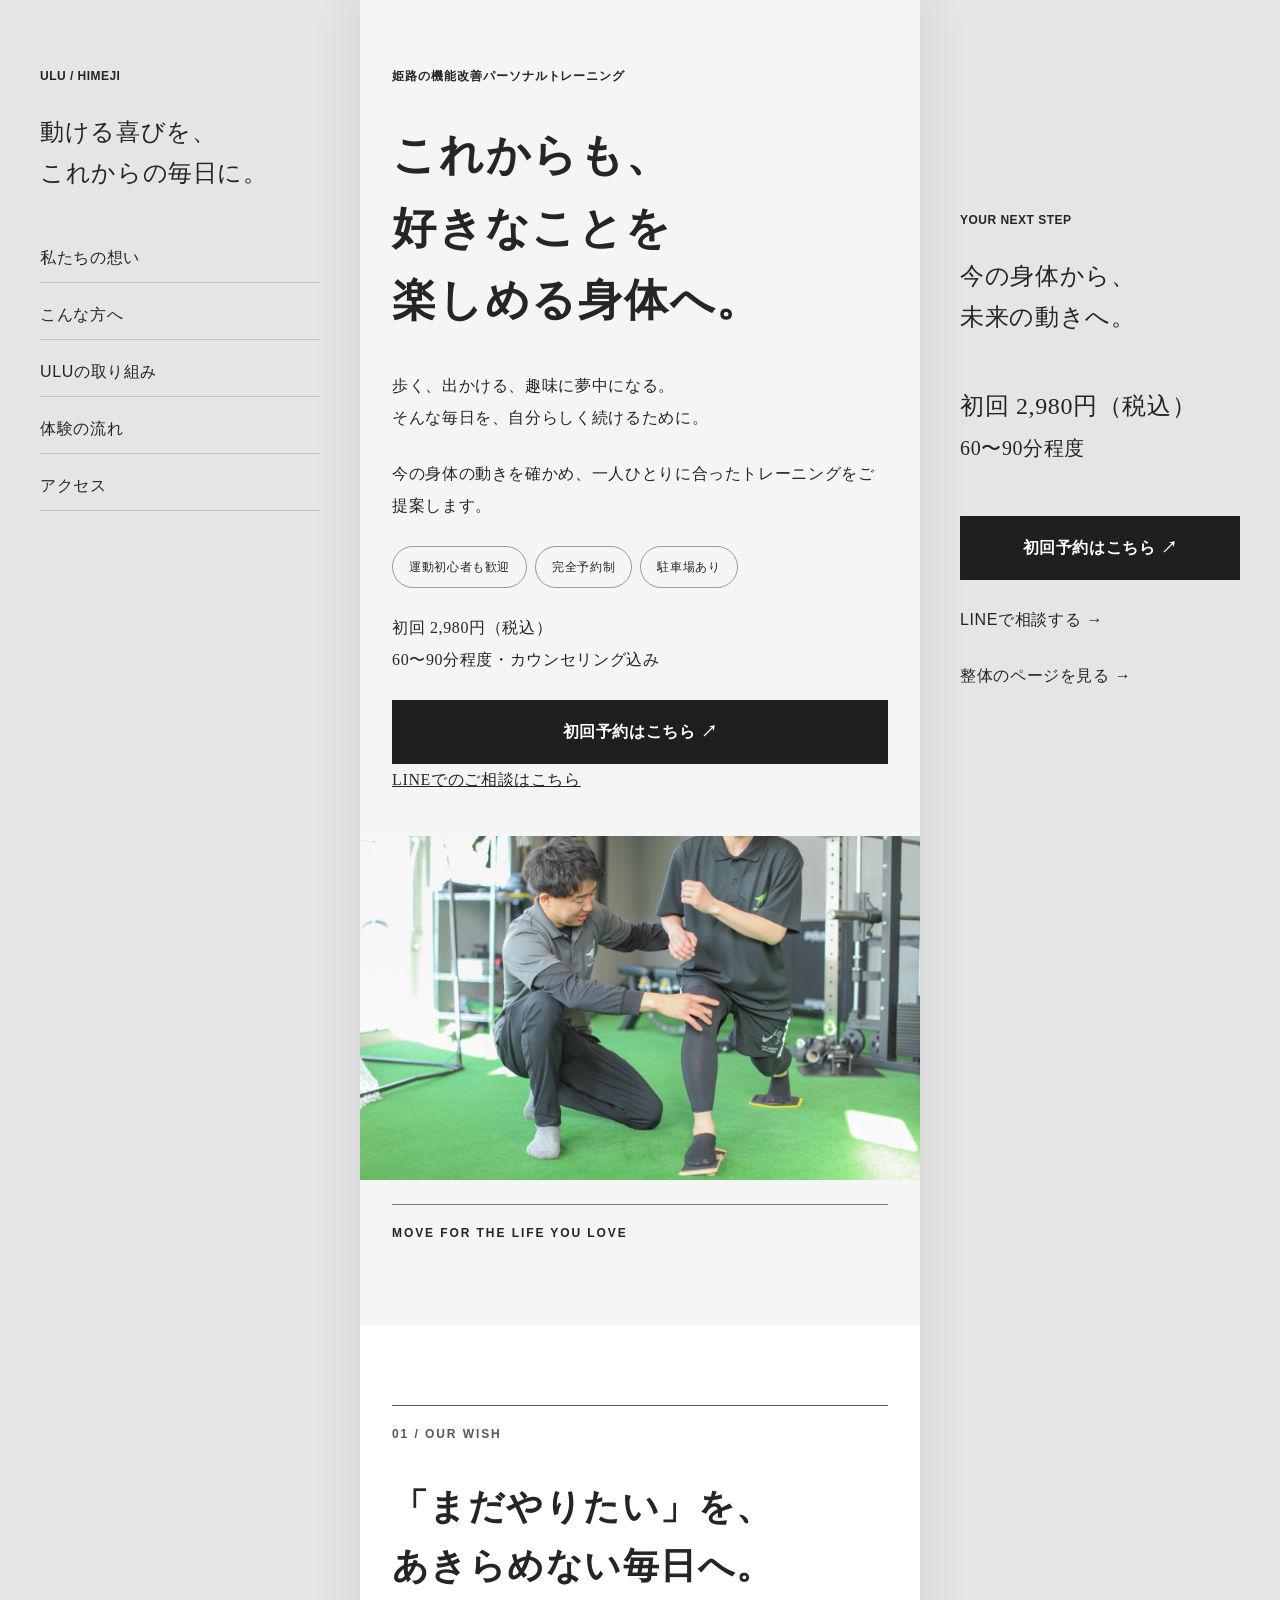
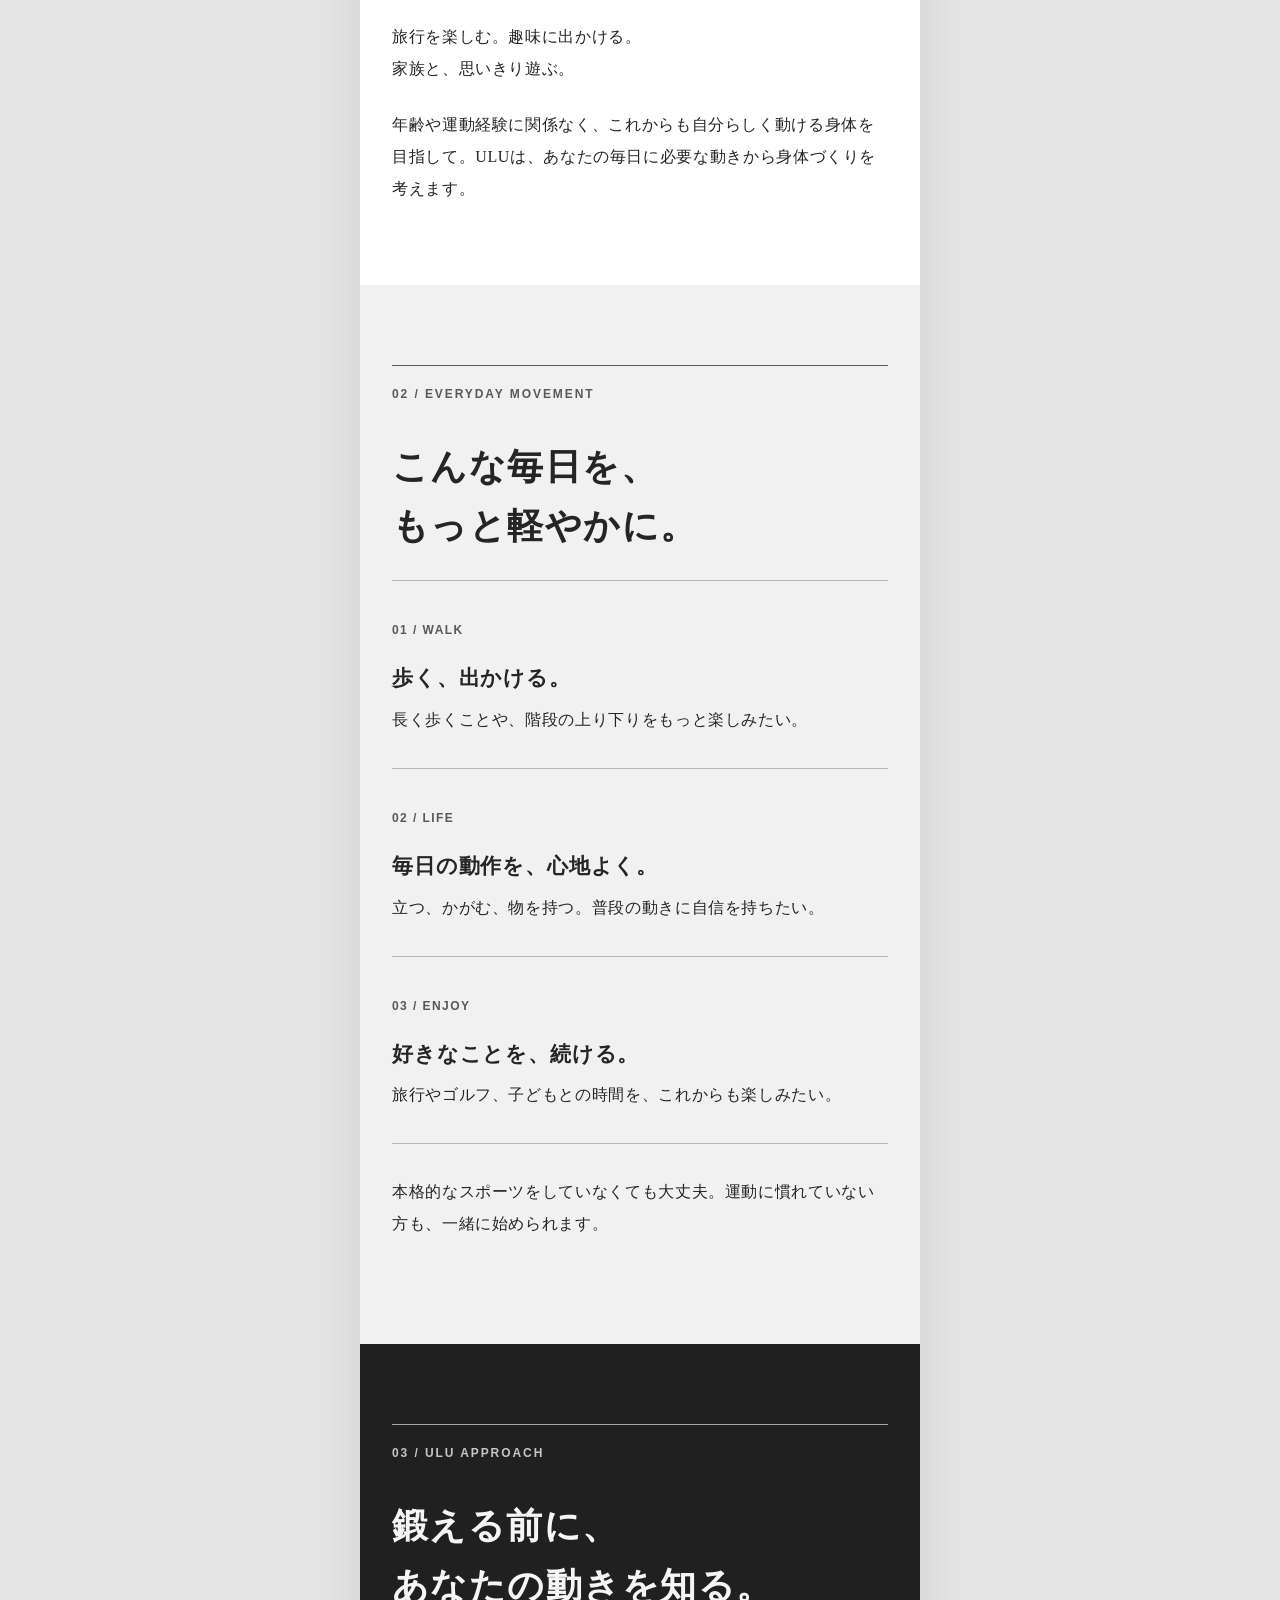
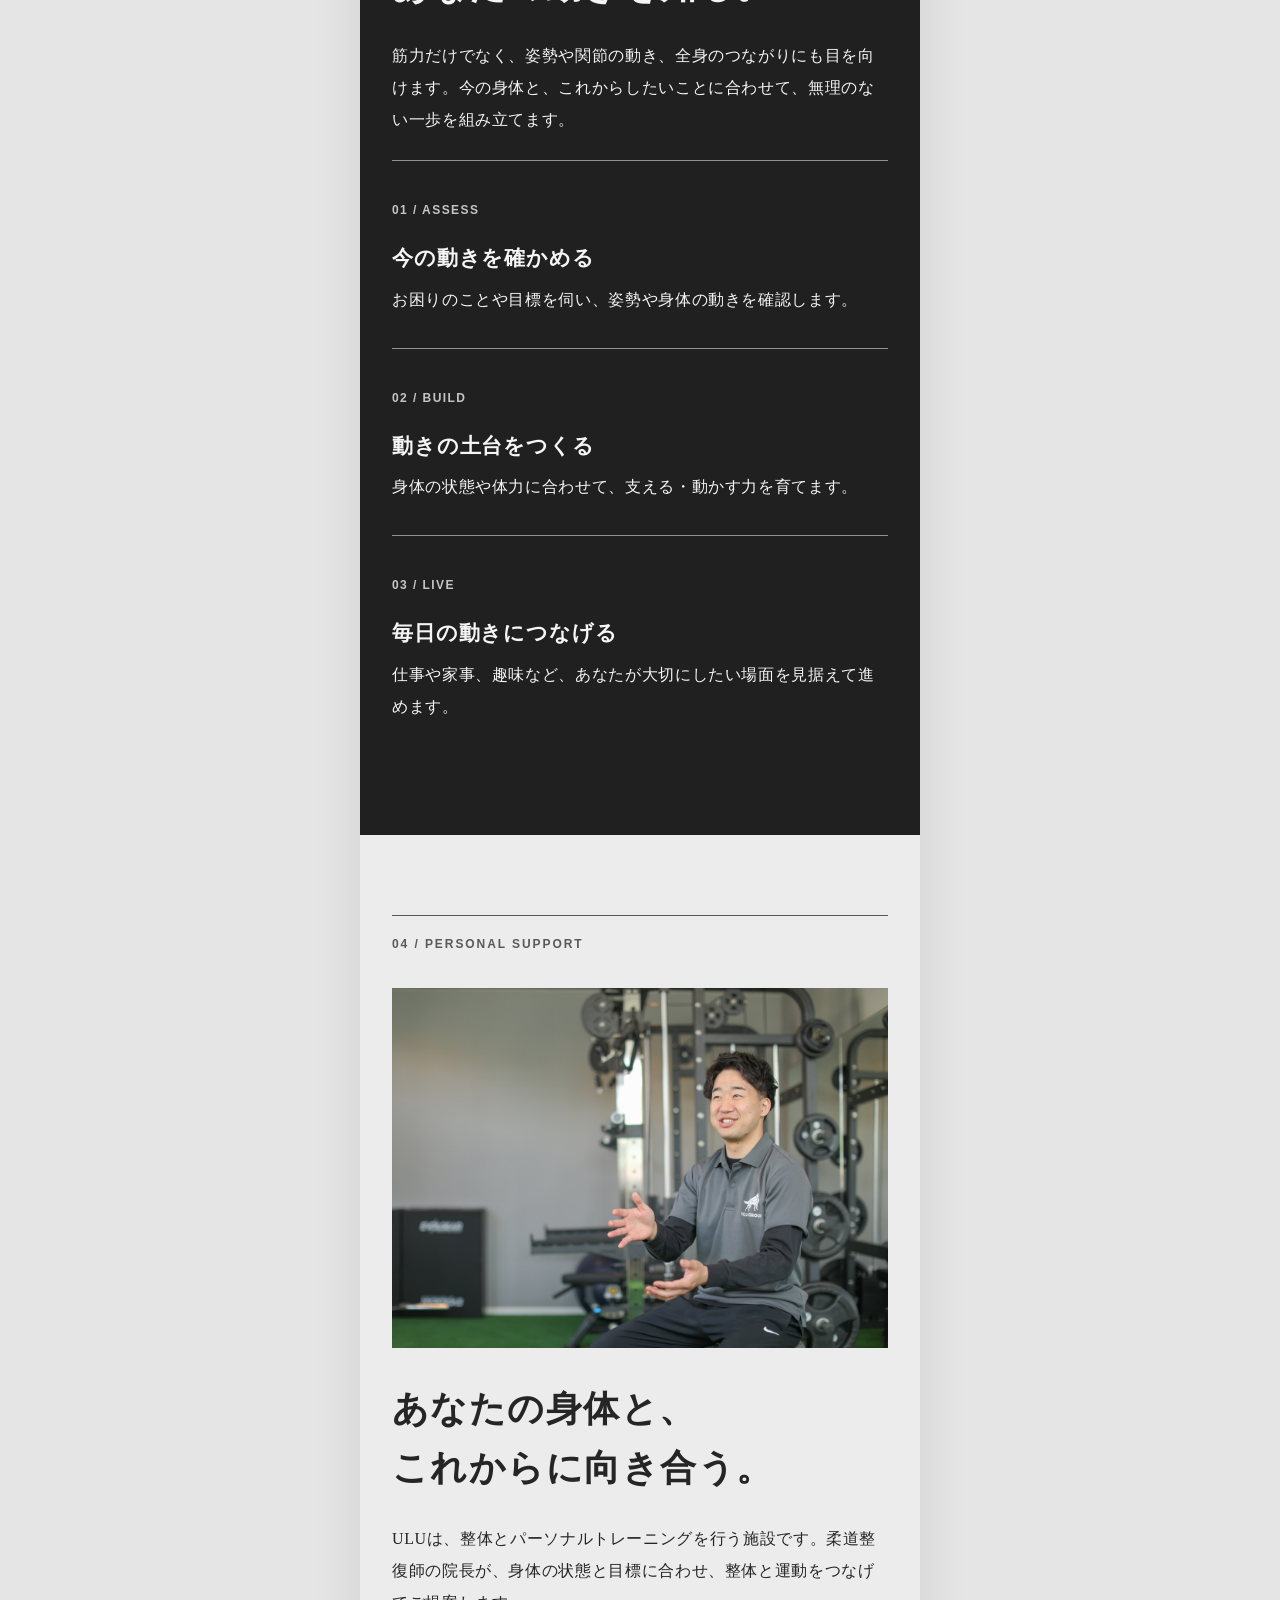
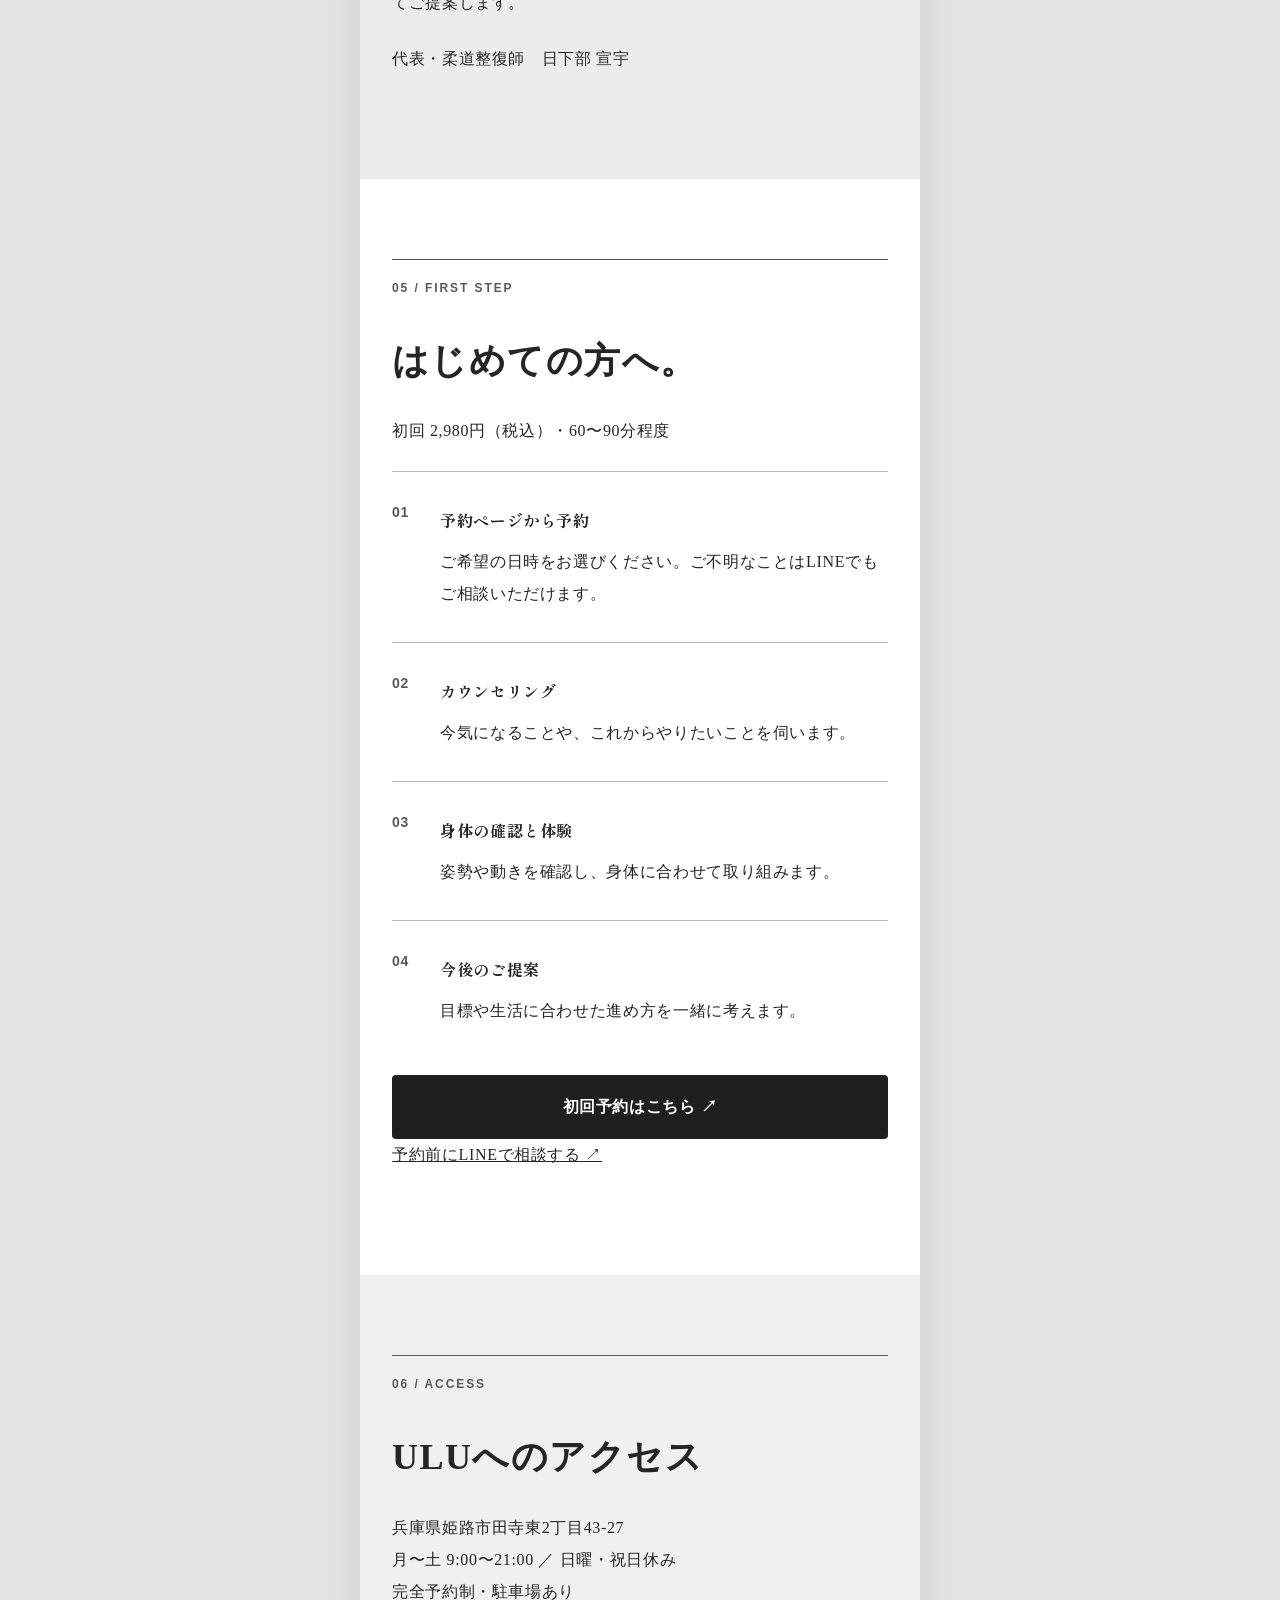
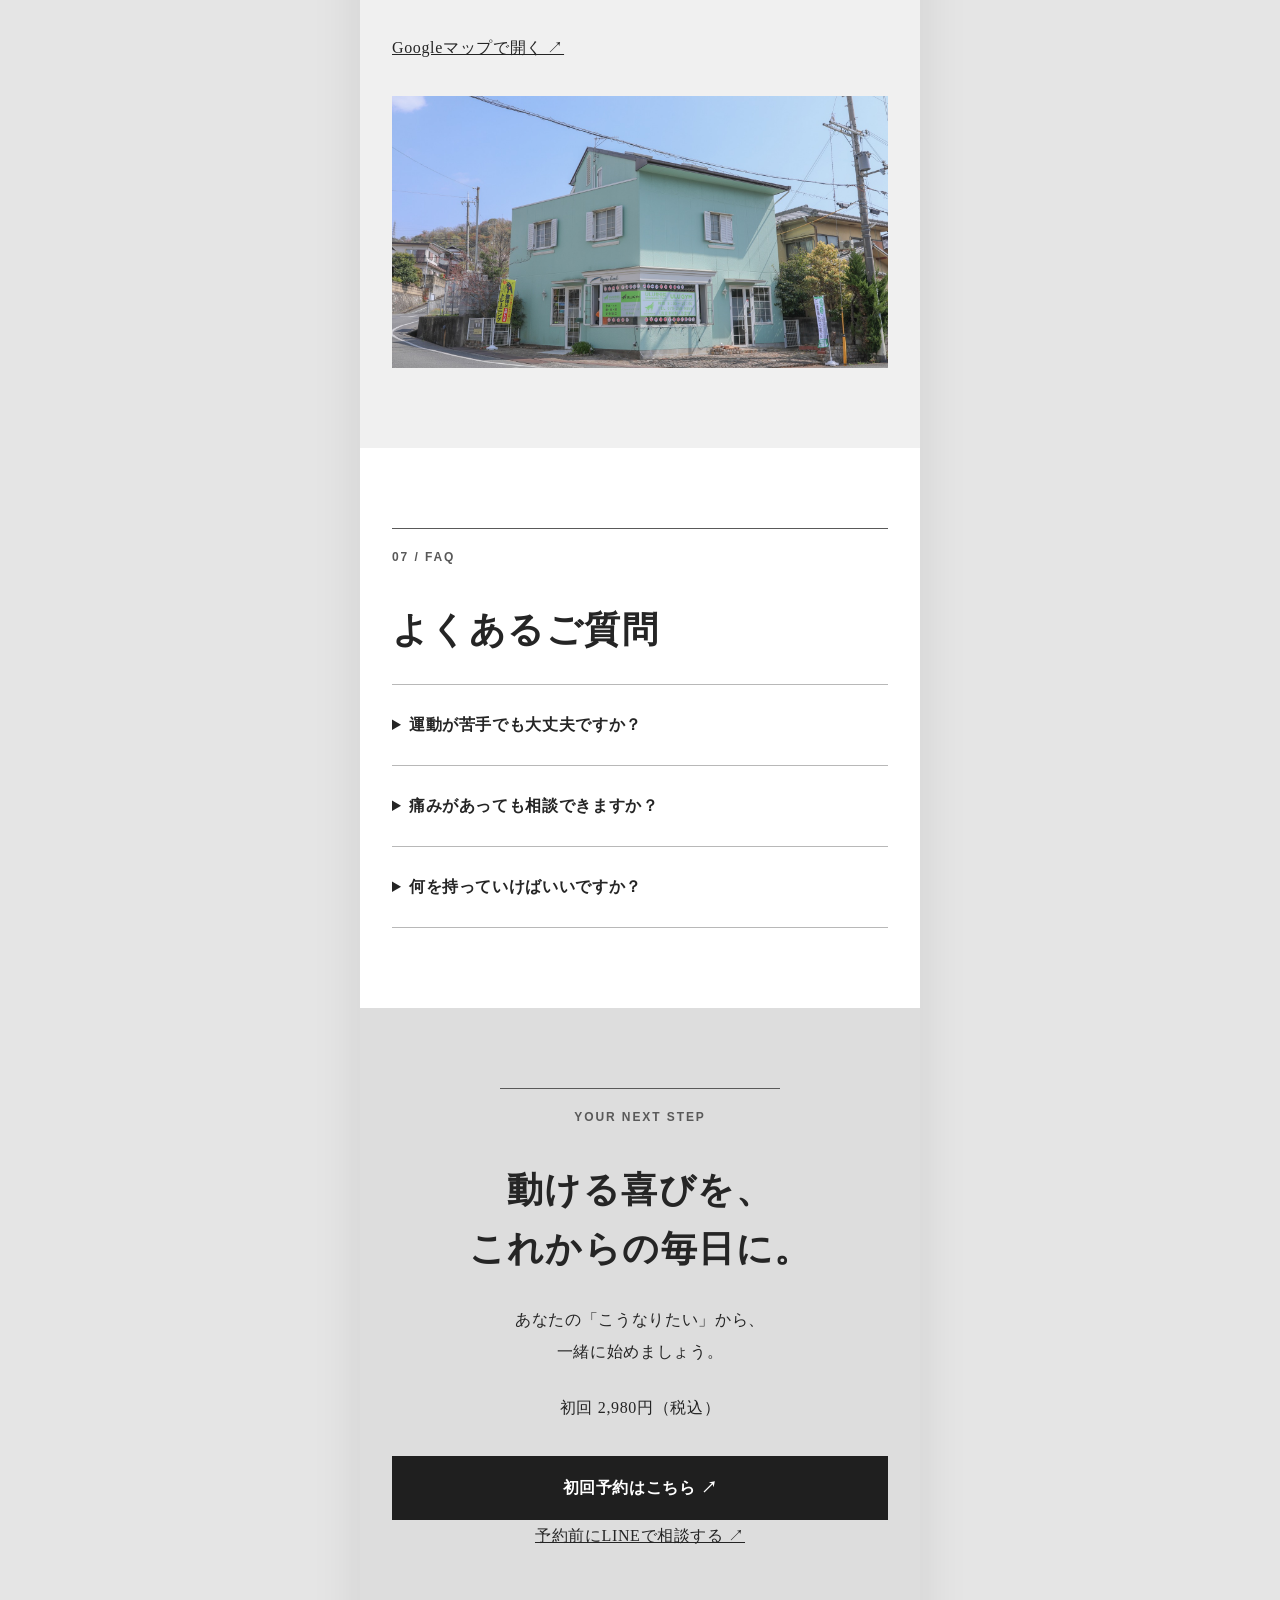
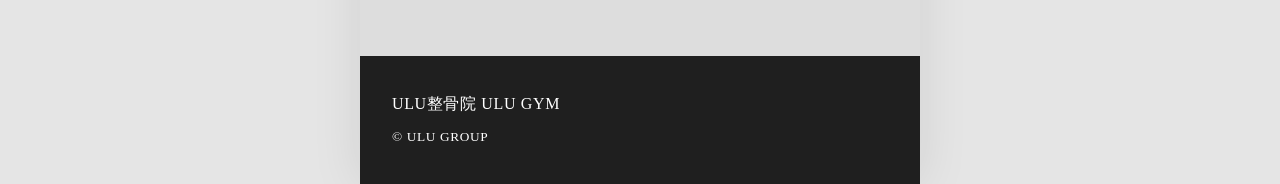
<file: training.html>
<!doctype html>
<html lang="ja">
<head>
  <meta charset="utf-8">
  <meta name="viewport" content="width=device-width,initial-scale=1">
  <meta name="description" content="姫路市田寺東のULU。日常をもっと動きやすく、好きなことを続けるためのパーソナルトレーニング。身体の動きに合わせてご提案します。">
  <title>姫路の機能改善パーソナルトレーニング｜ULU</title>
  <link rel="preconnect" href="https://fonts.googleapis.com">
  <link rel="preconnect" href="https://fonts.gstatic.com" crossorigin>
  <link href="https://fonts.googleapis.com/css2?family=Shippori+Mincho:wght@400;600;700&amp;display=swap" rel="stylesheet">
  <link rel="stylesheet" href="training.css?v=4">
  <script>(function(w,d,s,l,i){w[l]=w[l]||[];w[l].push({'gtm.start':new Date().getTime(),event:'gtm.js'});var f=d.getElementsByTagName(s)[0],j=d.createElement(s),dl=l!='dataLayer'?'&l='+l:'';j.async=true;j.src='https://www.googletagmanager.com/gtm.js?id='+i+dl;f.parentNode.insertBefore(j,f);})(window,document,'script','dataLayer','GTM-WN6FW2GV');</script>
  <script defer src="tracking.js?v=2"></script>
</head>
<body>
  <noscript><iframe src="https://www.googletagmanager.com/ns.html?id=GTM-WN6FW2GV" height="0" width="0" style="display:none;visibility:hidden" title="Google Tag Manager"></iframe></noscript>
  <header class="header"><a href="index.html"><img src="assets/ulu-clinic-logo-black.svg" alt="ULU整骨院" width="120" height="40"></a><a href="https://appointment-system.net/book?src=lp_top">予約する ↗</a></header>
  <aside class="rail rail-left"><span>ULU / HIMEJI</span><p>動ける喜びを、<br>これからの毎日に。</p><nav><a href="#wish">私たちの想い</a><a href="#scenes">こんな方へ</a><a href="#method">ULUの取り組み</a><a href="#flow">体験の流れ</a><a href="#access">アクセス</a></nav></aside>
  <aside class="rail rail-right desktop-right"><span>YOUR NEXT STEP</span><p>今の身体から、<br>未来の動きへ。</p><p>初回 2,980円（税込）<br><small>60〜90分程度</small></p><a class="button" href="https://appointment-system.net/book?src=lp_top">初回予約はこちら ↗</a><a href="https://lin.ee/pum599o">LINEで相談する →</a><a href="index.html">整体のページを見る →</a></aside>
  <main>
    <section class="hero" id="top"><p class="eyebrow">姫路の機能改善パーソナルトレーニング</p><h1>これからも、<br>好きなことを<br><em>楽しめる身体へ。</em></h1><p>歩く、出かける、趣味に夢中になる。<br>そんな毎日を、自分らしく続けるために。</p><p>今の身体の動きを確かめ、一人ひとりに合ったトレーニングをご提案します。</p><div class="tags"><span>運動初心者も歓迎</span><span>完全予約制</span><span>駐車場あり</span></div><p>初回 2,980円（税込）<br>60〜90分程度・カウンセリング込み</p><a class="button" href="https://appointment-system.net/book?src=lp_top">初回予約はこちら ↗</a><p><a href="https://lin.ee/pum599o">LINEでのご相談はこちら</a></p><figure><img src="assets/movement.jpg" alt="身体の動かし方を確認する様子"></figure><span class="hero-caption">MOVE FOR THE LIFE YOU LOVE</span></section>
    <section class="intro" id="wish"><span class="label">01 / OUR WISH</span><h2>「まだやりたい」を、<br>あきらめない毎日へ。</h2><p>旅行を楽しむ。趣味に出かける。<br>家族と、思いきり遊ぶ。</p><p>年齢や運動経験に関係なく、これからも自分らしく動ける身体を目指して。ULUは、あなたの毎日に必要な動きから身体づくりを考えます。</p></section>
    <section class="scenes" id="scenes"><span class="label">02 / EVERYDAY MOVEMENT</span><h2>こんな毎日を、<br>もっと軽やかに。</h2><div class="scene-list"><article><span>01 / WALK</span><h3>歩く、出かける。</h3><p>長く歩くことや、階段の上り下りをもっと楽しみたい。</p></article><article><span>02 / LIFE</span><h3>毎日の動作を、心地よく。</h3><p>立つ、かがむ、物を持つ。普段の動きに自信を持ちたい。</p></article><article><span>03 / ENJOY</span><h3>好きなことを、続ける。</h3><p>旅行やゴルフ、子どもとの時間を、これからも楽しみたい。</p></article></div><p>本格的なスポーツをしていなくても大丈夫。運動に慣れていない方も、一緒に始められます。</p></section>
    <section class="method" id="method"><span class="label">03 / ULU APPROACH</span><h2>鍛える前に、<br>あなたの動きを知る。</h2><p>筋力だけでなく、姿勢や関節の動き、全身のつながりにも目を向けます。今の身体と、これからしたいことに合わせて、無理のない一歩を組み立てます。</p><div class="steps"><article><span>01 / ASSESS</span><h3>今の動きを確かめる</h3><p>お困りのことや目標を伺い、姿勢や身体の動きを確認します。</p></article><article><span>02 / BUILD</span><h3>動きの土台をつくる</h3><p>身体の状態や体力に合わせて、支える・動かす力を育てます。</p></article><article><span>03 / LIVE</span><h3>毎日の動きにつなげる</h3><p>仕事や家事、趣味など、あなたが大切にしたい場面を見据えて進めます。</p></article></div></section>
    <section class="person"><span class="label">04 / PERSONAL SUPPORT</span><figure><img src="assets/director.jpg" alt="ULU代表 日下部宣宇"></figure><h2>あなたの身体と、<br>これからに向き合う。</h2><p>ULUは、整体とパーソナルトレーニングを行う施設です。柔道整復師の院長が、身体の状態と目標に合わせ、整体と運動をつなげてご提案します。</p><p>代表・柔道整復師　日下部 宣宇</p></section>
    <section class="flow cta" id="flow"><span class="label">05 / FIRST STEP</span><h2>はじめての方へ。</h2><p>初回 2,980円（税込）・60〜90分程度</p><ol><li><b>予約ページから予約</b><p>ご希望の日時をお選びください。ご不明なことはLINEでもご相談いただけます。</p></li><li><b>カウンセリング</b><p>今気になることや、これからやりたいことを伺います。</p></li><li><b>身体の確認と体験</b><p>姿勢や動きを確認し、身体に合わせて取り組みます。</p></li><li><b>今後のご提案</b><p>目標や生活に合わせた進め方を一緒に考えます。</p></li></ol><a class="button" href="https://appointment-system.net/book?src=lp_top">初回予約はこちら ↗</a><p><a href="https://lin.ee/pum599o">予約前にLINEで相談する ↗</a></p></section>
    <section class="access" id="access"><span class="label">06 / ACCESS</span><h2>ULUへのアクセス</h2><p>兵庫県姫路市田寺東2丁目43-27<br>月〜土 9:00〜21:00 ／ 日曜・祝日休み<br>完全予約制・駐車場あり</p><a href="https://www.google.com/maps/search/?api=1&amp;query=34.8591765%2C134.6760666">Googleマップで開く ↗</a><figure><img src="assets/clinic.jpg" alt="ULU整骨院 ULU GYMの外観"></figure></section>
    <section class="faq"><span class="label">07 / FAQ</span><h2>よくあるご質問</h2><details><summary>運動が苦手でも大丈夫ですか？</summary><p>はい。運動経験や体力、身体の状態に合わせた内容をご提案します。</p></details><details><summary>痛みがあっても相談できますか？</summary><p>状態を伺い、整体や運動についてご相談いただけます。強い痛みやしびれ、発熱などがある場合は、先に医療機関へご相談ください。</p></details><details><summary>何を持っていけばいいですか？</summary><p>動きやすい服装をご持参ください。</p></details></section>
    <section class="final cta"><span class="label">YOUR NEXT STEP</span><h2>動ける喜びを、<br>これからの毎日に。</h2><p>あなたの「こうなりたい」から、<br>一緒に始めましょう。</p><p>初回 2,980円（税込）</p><a class="button" href="https://appointment-system.net/book?src=lp_top">初回予約はこちら ↗</a><p><a href="https://lin.ee/pum599o">予約前にLINEで相談する ↗</a></p></section>
    <footer><p>ULU整骨院 ULU GYM</p><small>© ULU GROUP</small></footer>
  </main><div class="mobile-cta mobile-booking"><span>初回 2,980円（税込）</span><a href="https://appointment-system.net/book?src=lp_top">初回予約はこちら ↗</a></div>
</body></html>
</file>
<file: style.css>
@import url('https://fonts.googleapis.com/css2?family=Shippori+Mincho:wght@400;600;700&display=swap');
@font-face{font-family:'Klee Subset';src:url('assets/fonts/KleeOne-Regular-subset.ttf') format('truetype');font-style:normal;font-weight:400;font-display:swap}
@font-face{font-family:'Klee Subset';src:url('assets/fonts/KleeOne-SemiBold-subset.ttf') format('truetype');font-style:normal;font-weight:600;font-display:swap}
@font-face{font-family:'Klee One';src:url('assets/fonts/KleeOne-Regular.ttf') format('truetype');font-style:normal;font-weight:400;font-display:swap}
@font-face{font-family:'Klee One';src:url('assets/fonts/KleeOne-SemiBold.ttf') format('truetype');font-style:normal;font-weight:600;font-display:swap}
:root{--ink:#253b32;--green:#335f4d;--deep:#1f4436;--muted:#64796b;--paper:#f8f7f1;--cream:#f1efe6;--sage:#e3ebe1;--line:#d5ddd2;--s1:8px;--s2:16px;--s3:24px;--s4:32px;--s5:40px;--s6:48px;--s8:64px;--s10:80px;--s12:96px;--s16:128px}
*{box-sizing:border-box}html{scroll-behavior:smooth}body{margin:0;background:var(--paper);color:var(--ink);font-family:'Klee Subset','Klee One',serif;font-size:16px;line-height:1.9;letter-spacing:.025em}a{color:inherit}img{display:block;max-width:100%}h1,h2,h3,p,dl{margin:0}h1,h2,h3{font-weight:600;line-height:1.55}h1{font-size:clamp(32px,4vw,56px)}h2{font-size:clamp(28px,3vw,40px)}h3{font-size:clamp(20px,2vw,24px)}p{line-height:2}header{height:80px;padding:0 var(--s6);display:flex;align-items:center;gap:var(--s4);background:var(--paper);position:relative;z-index:2}header span{margin-left:auto;font-size:13px;color:var(--muted)}.logo{font-family:'Klee Subset','Klee One',serif;font-weight:600;letter-spacing:.15em;font-size:32px;text-decoration:none;color:var(--deep);white-space:nowrap}.logo small{font-size:12px;letter-spacing:.02em}.head-cta,.button{display:inline-flex;align-items:center;justify-content:center;gap:var(--s4);background:var(--deep);color:#fff;text-decoration:none;padding:var(--s2) var(--s4);border:1px solid var(--deep);border-radius:0;transition:background .3s,color .3s,transform .3s}.head-cta{font-size:13px;padding:var(--s1) var(--s3)}.button:hover,.head-cta:hover{background:#fff;color:var(--deep)}.button:focus-visible,a:focus-visible,summary:focus-visible{outline:3px solid #bb9b5b;outline-offset:4px}.wrap{width:min(100% - 64px,1120px);margin-inline:auto}.hero{background:#ebece3;overflow:hidden}.hero-grid{width:100%;display:grid;grid-template-columns:52% 48%;min-height:720px}.hero-copy{padding:var(--s12) var(--s8);align-self:center}.hero-copy h1{margin:var(--s4) 0;letter-spacing:.04em}.hero-copy p{max-width:560px;margin:0 0 var(--s2)}.eyebrow,.en,.story-label,.feature-label{color:var(--muted);font-size:12px;letter-spacing:.16em;font-weight:600}.hero-photo{position:relative;min-height:720px;overflow:hidden}.hero-photo img{position:absolute;width:100%;height:100%;object-fit:cover;object-position:75% center}.tags{display:flex;flex-wrap:wrap;gap:var(--s1);margin:var(--s3) 0}.tags span{border:1px solid #b6c7b8;padding:var(--s1) var(--s2);font-size:12px}.hero-kicker{font-size:12px;letter-spacing:.18em;color:#718478;margin:var(--s4) 0 var(--s1)}.price-inline{border-top:1px solid #a4b7a6;padding:var(--s2) 0;margin:0 0 var(--s2);max-width:400px;font-size:15px}.price-inline strong{font-size:32px}.hero .button{width:min(100%,320px)}.note{font-size:13px!important;margin-top:var(--s1)!important}.section{padding:var(--s16) 0}.soft{background:var(--cream)}.section-head{max-width:720px;margin:0 auto var(--s8);text-align:center}.section-head h2{margin-top:var(--s2)}.section-head .en{color:#789182}.story-intro{background:#f8f7f1}.story-wrap{width:100%;max-width:none;display:grid;grid-template-columns:1fr 1fr}.story-content{padding:var(--s16) var(--s8);align-self:center}.story-overline{margin:var(--s3) 0 var(--s1)}.story-content h2{font-size:clamp(32px,4vw,48px);margin:0 0 var(--s4)}.story-content p:last-child{max-width:440px;margin-top:var(--s3)}.story-line{height:1px;width:80px;background:#ad9878}.story-image{min-height:560px;background:url('assets/life-scenes.jpg') 100% 100%/300% 200% no-repeat}.scene-section{background:#e5ece1}.scene-section .section-head{text-align:left;margin-left:0}.scene-heading{display:flex;align-items:center;gap:var(--s2);font-size:16px}.scene-heading small{font-size:12px}.scene-heading span{font-size:12px;letter-spacing:.05em}.scenes{display:grid;grid-template-columns:repeat(2,1fr);gap:var(--s3)}.scene{display:grid;grid-template-columns:1fr 42%;min-height:192px;background:#f9f8f2;overflow:hidden}.scene-copy{padding:var(--s3);display:flex;flex-direction:column;justify-content:center}.scene-copy b{font-size:12px;color:#809389}.scene-name{font-size:24px;color:var(--deep);font-weight:600}.scene-copy p{font-size:15px;line-height:1.7}.scene-photo{min-height:192px;background-image:url('assets/life-scenes.jpg');background-size:300% 200%;background-repeat:no-repeat;transition:transform .8s ease}.scene:hover .scene-photo{transform:scale(1.04)}.after{max-width:680px;margin:var(--s8) auto var(--s4);text-align:center}.links{display:flex;flex-wrap:wrap;gap:var(--s2);justify-content:center}.links a{border-bottom:1px solid currentColor;text-decoration:none;padding:var(--s1) 0;font-size:14px}.feature-section{background:var(--deep);color:white;padding:var(--s16) 0}.feature-wrap{display:grid;grid-template-columns:1fr 1fr;gap:var(--s8);align-items:center}.feature-label{color:#b5c6b7}.feature-wrap h2{margin:var(--s3) 0}.feature-wrap p{max-width:480px}.feature-pair{display:flex;align-items:center;justify-content:center;gap:var(--s3)}.feature-pair span{width:176px;height:176px;border:1px solid #b9cbb9;display:flex;align-items:center;justify-content:center;flex-direction:column;border-radius:50%;font-size:24px}.feature-pair small{font-size:11px;letter-spacing:.15em}.feature-pair b{font-size:24px;font-weight:400}.first-section{background:#f8f7f1}.point-heading{font-size:14px}.point-heading span{margin-left:var(--s1)}.points{display:grid;gap:var(--s4)}.point{display:grid;grid-template-columns:1fr 1fr;gap:var(--s8);align-items:center;background:#f0f1e9}.point:nth-child(even) img{order:2}.point img{width:100%;height:100%;max-height:400px;aspect-ratio:4/3;object-fit:cover}.point-copy{padding:var(--s6)}.point-copy strong{font-size:12px;letter-spacing:.18em;color:#728c78}.point-copy h3{margin:var(--s2) 0}.pricebox{max-width:800px;margin:auto;background:#eef0e8;padding:var(--s8);border-top:1px solid #789583}.price-number{font-size:18px;text-align:center}.price-number strong{font-size:48px}.pricebox dl{margin:var(--s4) 0}.pricebox dl div,.access dl div{display:grid;grid-template-columns:160px 1fr;gap:var(--s3);border-bottom:1px solid var(--line);padding:var(--s2) 0}.pricebox dt,.access dt{font-weight:600}dd{margin:0}.pricebox p{margin-top:var(--s2)}.cta{background:var(--deep);color:#fff;text-align:center;padding:var(--s12) var(--s3)}.cta h2{margin-bottom:var(--s2)}.cta p{margin-bottom:var(--s3)}.cta .button{background:#fff;color:var(--deep);border-color:white}.cta .button:hover{background:var(--green);color:white}.cta .links{margin-top:var(--s4)!important}.about{display:grid;grid-template-columns:1fr 1fr;gap:var(--s8);align-items:center}.about img{width:100%;aspect-ratio:4/3;object-fit:cover}.about h2{margin:var(--s2) 0 var(--s3)}.about p{margin:0 0 var(--s2)}.name{border-top:1px solid var(--line);padding-top:var(--s3);margin-top:var(--s4)}.name p{margin-top:var(--s2)}.steps{display:grid;grid-template-columns:repeat(4,1fr);gap:var(--s3)}.step{border-top:1px solid #6d8c75;padding:var(--s3) 0}.step b{font-size:12px;color:#759079;letter-spacing:.12em}.step h3{font-size:18px;margin:var(--s2) 0}.access{display:grid;grid-template-columns:1fr 1fr;gap:var(--s8)}.map{width:100%;height:320px;border:0}.map-link{display:block;text-align:center;margin-top:var(--s2);font-size:14px}.access-photo{display:flex;align-items:center;gap:var(--s2);margin-top:var(--s3);font-size:13px}.access-photo img{width:128px;aspect-ratio:3/2;object-fit:cover}.warning{margin-top:var(--s4);padding:var(--s3);background:#f1f2ec;font-size:14px}.faq{max-width:800px;margin:auto;display:grid;gap:var(--s1)}.faq details{border-bottom:1px solid var(--line)}.faq summary{display:flex;align-items:center;justify-content:space-between;gap:var(--s2);list-style:none;cursor:pointer;padding:var(--s3) 0;font-weight:600}.faq summary::-webkit-details-marker{display:none}.faq summary svg{width:24px;height:24px;flex:none;transition:transform .3s}.faq details[open] summary svg{transform:rotate(-180deg)}.faq .answer{padding:0 0 var(--s3)}footer{background:#173b2e;color:#fff;padding:var(--s8) 0}footer .logo{color:white}footer p{margin:var(--s3) 0;font-size:14px}footer small{font-size:12px;color:#ccd9cd}
@media(max-width:700px), (min-width:1024px){header{height:64px;padding:0 var(--s3);gap:var(--s2)}header span{display:none}.logo{font-size:24px}.logo small{font-size:10px}.head-cta{font-size:12px;padding:var(--s1) var(--s2);margin-left:auto}.wrap{width:calc(100% - 48px)}.hero-grid{width:100%;display:flex;flex-direction:column;min-height:0}.hero-photo{order:-1;min-height:288px;height:288px}.hero-photo img{object-position:center}.hero-copy{padding:var(--s6) var(--s3) var(--s8)}.hero-copy h1{font-size:28px;margin:var(--s3) 0}.hero-copy p{margin-bottom:var(--s2)}.hero .button{width:100%;max-width:none}.section{padding:var(--s10) 0}.section-head{margin-bottom:var(--s6);text-align:left}.story-wrap{width:100%;display:flex;flex-direction:column}.story-content{padding:var(--s10) var(--s3) var(--s6)}.story-image{min-height:288px}.scene-section .section-head{margin-bottom:var(--s4)}.scenes{grid-template-columns:1fr;gap:var(--s2)}.scene{min-height:152px}.scene-copy{padding:var(--s2)}.scene-name{font-size:20px}.scene-copy p{font-size:14px}.scene-photo{min-height:152px}.after{text-align:left;margin:var(--s6) 0 var(--s4)}.feature-section{padding:var(--s10) 0}.feature-wrap{grid-template-columns:1fr;gap:var(--s4)}.feature-pair{gap:var(--s2)}.feature-pair span{width:128px;height:128px;font-size:22px}.points{gap:var(--s3)}.point{display:flex;flex-direction:column;gap:0;align-items:stretch}.point:nth-child(even) img{order:0}.point img{height:auto;aspect-ratio:16/10}.point-copy{padding:var(--s3)}.pricebox{padding:var(--s3)}.pricebox dl div,.access dl div{grid-template-columns:1fr;gap:var(--s1)}.cta{padding:var(--s10) var(--s3)}.about,.access{grid-template-columns:1fr;gap:var(--s4)}.steps{grid-template-columns:1fr 1fr;gap:var(--s3)}.map{height:256px}}
@media(prefers-reduced-motion:reduce){html{scroll-behavior:auto}*,*::before,*::after{animation-duration:.01ms!important;animation-iteration-count:1!important;transition-duration:.01ms!important}}
@keyframes editorial-reveal{from{transform:translateY(8px)}to{transform:translateY(0)}}
.is-revealed{animation:editorial-reveal .8s cubic-bezier(.22,1,.36,1) both}
@media(prefers-reduced-motion:reduce){.is-revealed{animation:none}}
@media(max-width:700px), (min-width:1024px){.hero-copy h1{font-size:24px;letter-spacing:0}}
/* Shimmer Button, adapted from Magic UI (MIT); motion remains optional. */
.shimmer-button{position:relative;isolation:isolate;overflow:hidden;--speed:5s;--cut:2px;--spread:90deg;--shimmer-color:rgba(236,231,201,.7);--bg:var(--deep);background:transparent}.cta .shimmer-button{--bg:#fff;background:transparent}.shimmer-button::before{content:'';position:absolute;inset:var(--cut);background:var(--bg);z-index:-1}.shimmer-label{display:inline-flex;align-items:center;justify-content:center;gap:var(--s4);position:relative;z-index:1}.shimmer-spark{position:absolute;inset:0;z-index:-2;overflow:hidden;container-type:size}.shimmer-spin{position:absolute;inset:-100%;background:conic-gradient(from calc(270deg - (var(--spread) * .5)),transparent 0,var(--shimmer-color) var(--spread),transparent var(--spread));animation:spin-around calc(var(--speed)*2) infinite linear}.shimmer-button:hover{--bg:#fff}.cta .shimmer-button:hover{--bg:var(--green)}
@keyframes spin-around{0%{transform:translateZ(0) rotate(0)}15%,35%{transform:translateZ(0) rotate(90deg)}65%,85%{transform:translateZ(0) rotate(270deg)}100%{transform:translateZ(0) rotate(360deg)}}
@media(prefers-reduced-motion:reduce){.shimmer-spin{animation:none}}

/* Each page has its own editorial palette. */
body[data-theme="general"]{--ink:#253b32;--green:#335f4d;--deep:#1f4436;--muted:#64796b;--paper:#f8f7f1;--cream:#f1efe6;--line:#d5ddd2;--hero:#e9ede4;--scene-bg:#e5ece1;--panel:#eef0e8;--footer:#173b2e;--accent:#8c9e87}
body[data-theme="back"]{--ink:#48362c;--green:#95654c;--deep:#664538;--muted:#8b6e5e;--paper:#faf6ef;--cream:#f2e8dc;--line:#dfd1c3;--hero:#ead8c7;--scene-bg:#ead9cb;--panel:#f2e7db;--footer:#4f342c;--accent:#b78569}
body[data-theme="shoulder"]{--ink:#303b4d;--green:#667795;--deep:#394b68;--muted:#68778c;--paper:#f5f6f5;--cream:#e9edf1;--line:#cfd7df;--hero:#dce5eb;--scene-bg:#dbe4ea;--panel:#e8edf1;--footer:#293b56;--accent:#889bb1}
.hero{background:var(--hero)}.scene-section{background:var(--scene-bg)}.story-intro,.first-section{background:var(--paper)}.point,.pricebox,.warning{background:var(--panel)}footer{background:var(--footer)}.section-head .en,.point-copy strong,.step b{color:var(--muted)}
.story-image{background:var(--deep);color:var(--paper);display:flex;flex-direction:column;justify-content:center;align-items:center;min-height:560px;overflow:hidden;position:relative}.story-image:before,.story-image:after{content:'';position:absolute;border:1px solid var(--accent);border-radius:50%;width:320px;height:320px;opacity:.45}.story-image:after{width:440px;height:440px}.story-image span{font-size:clamp(56px,8vw,112px);line-height:1.05;letter-spacing:.08em;text-align:center;position:relative;z-index:1}.story-image small{margin-top:var(--s4);letter-spacing:.18em;position:relative;z-index:1}.scene-number{display:flex;align-items:center;justify-content:center;color:var(--accent);background:var(--panel);font-size:clamp(64px,7vw,96px);line-height:1;opacity:.75;transition:transform .6s ease}.scene:hover .scene-number{transform:scale(1.08)}
@keyframes image-enter{from{transform:scale(1.02)}to{transform:scale(1)}}
@keyframes line-enter{from{transform:translateX(-8px)}to{transform:translateX(0)}}
.hero-photo img{animation:image-enter 1.4s ease both}.hero-copy h1{animation:editorial-reveal 1s ease both}.story-image.is-revealed{animation:image-enter 1.2s ease both}.section-head.is-revealed,.step.is-revealed{animation:line-enter .8s ease both}.scene:nth-child(even).is-revealed,.point:nth-child(even).is-revealed{animation-delay:.12s}.feature-pair span{transition:transform .6s ease,border-color .6s ease}.feature-pair:hover span:first-child{transform:translateX(8px)}.feature-pair:hover span:last-child{transform:translateX(-8px)}
@media(max-width:700px), (min-width:1024px){.story-image{min-height:288px}.story-image:before{width:192px;height:192px}.story-image:after{width:256px;height:256px}.story-image span{font-size:56px}.scene-number{font-size:64px}}
@media(prefers-reduced-motion:reduce){.hero-photo img,.hero-copy h1,.story-image.is-revealed,.section-head.is-revealed,.step.is-revealed{animation:none}.feature-pair:hover span,.scene:hover .scene-number{transform:none}}


/* Mobile reading and booking. Spacing uses the 8px scale. */
.mobile-booking{display:none}
@media(max-width:700px), (min-width:1024px){
 body{padding-bottom:calc(80px + env(safe-area-inset-bottom, 0px))}
 .mobile-booking{position:fixed;z-index:20;inset:auto 0 0;display:grid;grid-template-columns:minmax(0,1fr) minmax(144px,1fr);align-items:center;gap:var(--s2);min-height:80px;padding:var(--s1) var(--s3) calc(var(--s1) + env(safe-area-inset-bottom, 0px));background:var(--paper);border-top:1px solid var(--line);box-shadow:0 -8px 24px #172b2217}
 .mobile-booking div{display:flex;align-items:baseline;flex-wrap:wrap;column-gap:var(--s1);line-height:1.4}.mobile-booking div span{width:100%;font-size:12px;color:var(--muted)}.mobile-booking strong{font-size:20px;color:var(--deep)}.mobile-booking small{font-size:11px}.mobile-booking a{display:flex;align-items:center;justify-content:center;gap:var(--s2);min-height:48px;padding:var(--s1) var(--s2);background:var(--deep);color:#fff;text-decoration:none;font-weight:600}.mobile-booking a:focus-visible{outline-offset:2px}
 .hero-photo{height:320px;min-height:320px}.hero-copy{padding:var(--s4) var(--s3) var(--s6)}.hero-copy h1{font-size:clamp(24px,6.4vw,28px);line-height:1.55}.hero-copy>p{font-size:16px}.hero-copy .eyebrow{line-height:1.6}.hero .tags{gap:var(--s1);margin:var(--s3) 0}.hero .button{min-height:56px}
 .scene{grid-template-columns:minmax(0,1fr) minmax(112px,40%);align-items:stretch;min-height:0}.scene-copy{min-width:0;padding:var(--s2)}.scene-photo{width:100%;height:auto;min-height:0;aspect-ratio:1;align-self:center}.scene-name{line-height:1.4}.scene-copy p{font-size:15px}.scene-section .after{margin-top:var(--s4)}
 .point-copy{padding:var(--s3)}.pricebox dl div,.access dl div{gap:var(--s1)}.faq summary{min-height:64px}.cta .button{min-height:56px;width:min(100%,320px)}.map{display:block}.story-image small{font-size:10px;text-align:center}
}
@media(max-width:360px){.mobile-booking{padding-inline:var(--s2);grid-template-columns:minmax(0,1fr) minmax(128px,1fr)}.mobile-booking strong{font-size:18px}.hero-copy h1{font-size:24px}.scene{grid-template-columns:minmax(0,1fr) minmax(104px,40%)}}

/* On wide screens the mobile LP remains the main reading column. */
.desktop-left,.desktop-right{display:none}
@media(min-width:1024px){
 body{padding-bottom:0;background:var(--cream)}
 body>header,body>main,body>footer{width:480px;max-width:100%;margin-inline:auto}
 body>main{background:var(--paper);box-shadow:0 0 32px #1c2a2017}
 body>header{background:var(--paper)}body>footer{padding-inline:0}
 .mobile-booking{display:none}
 .desktop-left,.desktop-right{display:flex;position:fixed;top:0;bottom:0;width:calc((100% - 480px)/2);padding:var(--s6);align-items:center;overflow-y:auto}
 .desktop-left{left:0;justify-content:flex-end}.desktop-right{right:0;justify-content:flex-start}
 .rail-inner{width:100%;max-width:240px}.rail-brand{display:block;color:var(--deep);font-size:32px;letter-spacing:.16em;text-decoration:none;font-weight:600}.rail-brand small{font-size:12px;letter-spacing:0}.rail-intro{font-size:20px;line-height:1.8;margin:var(--s4) 0}.desktop-left nav{display:grid;border-top:1px solid var(--line)}.desktop-left nav a{padding:var(--s1) 0;border-bottom:1px solid var(--line);text-decoration:none;font-size:14px}.desktop-left nav a:hover,.rail-links a:hover{color:var(--green)}.rail-location,.rail-label,.rail-links span{display:block;font-size:11px;letter-spacing:.16em;color:var(--muted)}.rail-location{margin-top:var(--s4)}
 .rail-heading{font-size:20px;font-weight:600;line-height:1.8;margin:var(--s3) 0}.rail-price{border-top:1px solid var(--line);padding-top:var(--s3)}.rail-price strong{font-size:32px}.rail-price small,.rail-note{font-size:12px}.rail-note{margin:var(--s1) 0 var(--s3)}.rail-book{display:flex;justify-content:space-between;align-items:center;gap:var(--s1);background:var(--deep);color:white;text-decoration:none;padding:var(--s2);font-size:14px}.rail-links{display:grid;gap:var(--s1);border-top:1px solid var(--line);margin-top:var(--s6);padding-top:var(--s3)}.rail-links a{font-size:14px;text-decoration:none}.rail-links span{margin-bottom:var(--s1)}
}
@media(min-width:1024px) and (max-width:1199px){.desktop-left,.desktop-right{padding:var(--s3)}.rail-intro,.rail-heading{font-size:18px}}

/* Original horizontal clinic logo; preserve its aspect ratio and clear space. */
.logo{display:inline-flex;align-items:center;flex:none;line-height:0}.logo img{display:block;width:136px;height:auto}footer .logo img{width:160px}.rail-brand{display:inline-flex;align-items:center;line-height:0}.rail-brand img{display:block;width:176px;max-width:100%;height:auto}
@media(max-width:700px), (min-width:1024px){header .logo img{width:128px}}
@media(max-width:360px){header .logo img{width:112px}}

/* Readable search intent and secondary consultation links. */
.hero-copy .eyebrow{font-size:16px;color:var(--ink);letter-spacing:.02em;line-height:1.7}.line-consult{margin:var(--s2) 0!important;font-size:14px}.line-consult a{color:inherit;text-underline-offset:4px}.hero-copy .note a,.faq .answer a{text-underline-offset:4px}

/* Editorial system: one reading rhythm with a distinct palette for each topic. */
body{font-family:'Shippori Mincho','Yu Mincho',serif;letter-spacing:.04em;line-height:2}
h1,h2,h3{font-weight:600;letter-spacing:.04em;line-height:1.65}p{line-height:2}
.eyebrow,.en,.story-label,.feature-label,.scene-heading,.scene-copy b,.point-copy strong,.step b,.rail-label,.rail-location,.rail-links span,.hero-kicker{font-family:Arial,'Noto Sans',sans-serif;letter-spacing:.12em}
header,.mobile-booking{border-color:var(--line)}.head-cta,.button,.mobile-booking a,.rail-book{font-family:Arial,'Noto Sans',sans-serif;font-weight:600;letter-spacing:.04em}
.hero-copy h1{margin:var(--s4) 0 var(--s5);line-height:1.65}.hero-copy .eyebrow{font-family:Arial,'Noto Sans',sans-serif;font-size:16px;font-weight:700;letter-spacing:.02em}.hero-kicker{border-top:1px solid var(--muted);padding-top:var(--s2)}.tags span{border-color:var(--accent)}
.story-content h2{line-height:1.65}.story-label,.section-head .en,.feature-label,.about .en{display:block;border-top:1px solid currentColor;padding-top:var(--s2)}.section-head{text-align:left;margin-left:0}.section-head h2{margin-top:var(--s3)}.story-line{width:96px;background:var(--accent)}
.story-image:before,.story-image:after{border-radius:0;transform:rotate(45deg);opacity:.25}.story-image span{font-family:Georgia,serif;font-weight:400;letter-spacing:.06em}.story-image small{font-family:Arial,sans-serif}
.scene{background:var(--paper);border-top:1px solid var(--accent)}.scene-copy{padding:var(--s4)}.scene-name{font-family:Georgia,serif;font-weight:400;letter-spacing:.02em}.scene-copy b{margin-bottom:var(--s1)}.point{background:transparent;border-top:1px solid var(--line)}.point-copy h3{line-height:1.65}.pricebox{border-color:var(--accent)}
.feature-pair span{border-radius:0}.cta .en{color:inherit;opacity:.8}.cta h2{line-height:1.65}.about img{object-position:center}.faq summary{line-height:1.7}.rail-intro,.rail-heading{font-weight:600;line-height:1.8}.rail-links{border-color:var(--line)}
@media(max-width:700px),(min-width:1024px){.hero-copy{padding:var(--s5) var(--s3) var(--s8)}.hero-copy h1{font-size:clamp(26px,6.8vw,30px);line-height:1.65;letter-spacing:.03em}.section{padding:var(--s10) 0}.section-head{margin-bottom:var(--s5)}.story-content{padding:var(--s10) var(--s3) var(--s8)}.scene-copy{padding:var(--s3)}.point-copy{padding:var(--s4) var(--s3)}.scene-copy p{line-height:1.8}.cta{padding:var(--s10) var(--s3)}}
@media(max-width:360px){.hero-copy h1{font-size:25px}.scene-copy{padding:var(--s2)}}
.hero-location{display:block;margin-top:var(--s1);font-size:13px;font-weight:400;color:var(--muted)}
@media(max-width:700px),(min-width:1024px){body[data-theme="general"] .hero-copy h1{font-size:24px;letter-spacing:0}}
.hero-copy .hero-promise{font-weight:700;margin:var(--s2) 0 var(--s3)}
.scene-copy .scene-title{font-size:16px;line-height:1.8;letter-spacing:.02em}
@media(max-width:700px),(min-width:1024px){.scene-copy .scene-title{font-size:15px}}
@media(max-width:700px){.mobile-booking a{font-size:13px;white-space:nowrap;gap:var(--s1)}}
</file>
<file: training.css>
@font-face{font-family:Klee;src:url('assets/fonts/KleeOne-Regular-subset.ttf') format('truetype');font-display:swap}@font-face{font-family:Klee;src:url('assets/fonts/KleeOne-SemiBold-subset.ttf') format('truetype');font-weight:600;font-display:swap}
:root{--ink:#263931;--deep:#20392f;--sage:#dfe8da;--cream:#f7f6ed;--accent:#b6cfa5}*{box-sizing:border-box}html{scroll-behavior:smooth}body{margin:0;color:var(--ink);background:#e8ece4;font-family:Klee,serif;font-size:16px;line-height:1.9}a{color:inherit}img{display:block;width:100%;height:100%;object-fit:cover}p{margin:0 0 24px}h1,h2,h3{line-height:1.55;margin:0 0 24px;font-weight:600}h1{font-size:clamp(32px,8vw,48px)}h2{font-size:clamp(28px,6vw,40px)}h3{font-size:22px}.header{height:72px;background:#f7f6ed;display:flex;align-items:center;justify-content:space-between;padding:0 24px;position:sticky;top:0;z-index:5}.header img{width:120px;height:40px;object-fit:contain}.header>a:last-child{text-decoration:none;font-size:14px;font-weight:600}main{max-width:560px;margin:auto;background:var(--cream);box-shadow:0 0 48px #20392f18}section{padding:80px 32px}figure{margin:0;overflow:hidden}figure img{transition:transform .8s ease}figure:hover img{transform:scale(1.04)}.hero{padding-top:64px;background:var(--sage)}.eyebrow{font-size:14px;font-weight:600;letter-spacing:.08em}.hero em{font-style:normal;color:#577d52}.hero figure{height:344px;margin:40px -32px 0}.hero-caption,.label,.rail span{display:block;font-family:Arial,sans-serif;font-size:12px;letter-spacing:.16em;font-weight:700}.hero-caption{margin-top:16px}.label{margin-bottom:24px;color:#729074}.tags{display:flex;flex-wrap:wrap;gap:8px;margin-bottom:24px}.tags span{padding:8px 16px;border:1px solid #8fa48b;border-radius:32px;font-size:12px}.button{display:block;background:var(--deep);color:#fff;text-align:center;padding:16px 24px;text-decoration:none;font-weight:600;border-radius:4px;transition:background .25s,transform .25s}.button:hover{background:#4b6a4d;transform:translateY(-2px)}.intro{background:#fff}.intro h2{color:#42694b}.scene-list{border-top:1px solid #aebeb0}.scene-list article{padding:24px 0;border-bottom:1px solid #aebeb0}.scene-list span,.steps span{font:700 12px Arial,sans-serif;letter-spacing:.12em;color:#79927b}.scene-list h3,.steps h3{margin:8px 0}.scene-list p,.steps p{margin:0}.scenes>.scene-list+p{margin-top:32px}.method{background:var(--deep);color:#f5f6ec}.method .label,.method .steps span{color:#accaa6}.steps article{border-top:1px solid #8ea493;padding:24px 0}.person{background:#e4ebe0}.person figure{height:320px;margin:0 0 32px}.flow ol{padding:0;list-style:none;counter-reset:step}.flow li{counter-increment:step;border-top:1px solid #aebeb0;padding:24px 0 24px 48px;position:relative}.flow li:before{content:'0' counter(step);position:absolute;left:0;font:700 14px Arial;color:#79927b}.flow li p{margin:8px 0 0}.access{background:#e1e9dc}.access figure{height:240px;margin-top:32px}.faq details{border-top:1px solid #aebeb0;padding:24px 0}.faq details:last-child{border-bottom:1px solid #aebeb0}.faq summary{cursor:pointer;font-weight:600}.faq details p{margin:16px 0 0}.final{background:#cddfc8;text-align:center}.final .button{margin-top:32px}footer{padding:32px;background:var(--deep);color:white}footer p{margin:0}.mobile-cta{position:fixed;z-index:6;bottom:0;left:0;right:0;background:#f7f6ed;display:flex;align-items:center;justify-content:space-between;gap:16px;padding:8px 16px;box-shadow:0 0 16px #0002}.mobile-cta span{font-size:12px}.mobile-cta a{background:var(--deep);color:white;text-decoration:none;padding:8px 16px;font-size:14px}.rail{display:none}@media(min-width:1040px){.header{display:none}.rail{position:fixed;top:0;bottom:0;width:calc((100vw - 560px)/2);padding:64px 40px;display:flex;flex-direction:column;gap:24px}.rail-left{left:0}.rail-right{right:0;justify-content:center}.rail p{font-size:24px;line-height:1.7}.rail nav{display:grid;gap:16px}.rail a:not(.button){text-decoration:none}.mobile-cta{display:none}}@media(max-width:400px){section{padding:64px 24px}.hero figure{margin-left:-24px;margin-right:-24px}.hero h1{font-size:32px}.mobile-cta span{font-size:11px}}@media(prefers-reduced-motion:reduce){*,*:before,*:after{scroll-behavior:auto!important;transition:none!important}}
/* Monochrome editorial palette for the training page. */
:root{--ink:#252525;--deep:#1f1f1f;--sage:#e8e8e8;--cream:#f7f7f7;--accent:#bdbdbd}
body{background:#e5e5e5}.header,.mobile-cta{background:#f7f7f7}main{box-shadow:0 0 48px #00000018}.hero em,.intro h2{color:#494949}.label,.scene-list span,.steps span,.flow li:before{color:#595959}.tags span{border-color:#999}.button:hover{background:#444}.scene-list,.scene-list article,.flow li,.faq details,.faq details:last-child{border-color:#b8b8b8}.method{color:#f5f5f5}.method .label,.method .steps span{color:#c5c5c5}.steps article{border-color:#909090}.person{background:#e6e6e6}.access{background:#ededed}.final{background:#d8d8d8}
/* Direction A: restrained editorial typography, rules, and generous rhythm. */
body{font-family:'Shippori Mincho','Yu Mincho',serif;letter-spacing:.04em;line-height:2}
main{background:#f7f7f7}.header{border-bottom:1px solid #d8d8d8}.header>a:last-child,.button,.mobile-cta,.rail nav,.rail-right a,.rail span,.tags{font-family:Arial,'Noto Sans',sans-serif;letter-spacing:.04em}
section{padding:80px 32px}h1,h2,h3{font-weight:600;line-height:1.65;letter-spacing:.04em}h1{font-size:clamp(32px,8vw,44px)}h2{font-size:clamp(28px,6vw,36px)}h3{font-size:21px}
.hero{background:#f5f5f5;padding-top:64px}.eyebrow{font-family:Arial,sans-serif;font-size:12px;font-weight:700;letter-spacing:.08em}.hero h1{margin:32px 0}.hero em{color:inherit}.hero .button{border-radius:0}.hero figure{margin-top:40px}.hero-caption{border-top:1px solid #777;padding-top:16px;margin-top:24px;letter-spacing:.16em}
.label{border-top:1px solid currentColor;padding-top:16px;margin-bottom:32px;letter-spacing:.16em}.intro,.flow,.faq{background:#fff}.intro h2{color:inherit}.intro p:last-child{margin-bottom:0}
.scenes{background:#f1f1f1}.scene-list article{padding:32px 0}.scene-list h3,.steps h3{margin:16px 0 8px}.scene-list span,.steps span{font-size:12px}.method{background:#202020}.method .label{border-color:#a7a7a7}.steps article{padding:32px 0}.person{background:#ececec}.person figure{height:360px}.flow li{padding-top:32px;padding-bottom:32px}.access{background:#f0f0f0}.access figure{height:272px}.faq details{padding:24px 0}.final{background:#ddd}.final .label{max-width:280px;margin-left:auto;margin-right:auto}.final .button{border-radius:0}.mobile-cta{border-top:1px solid #ccc}.rail nav a{border-bottom:1px solid #c4c4c4;padding-bottom:8px}.rail-right .button{border-radius:0}
@media(max-width:400px){section{padding:64px 24px}.hero{padding-top:64px}.hero figure{margin-left:-24px;margin-right:-24px}.hero h1{font-size:32px}.person figure{height:320px}}
</file>
